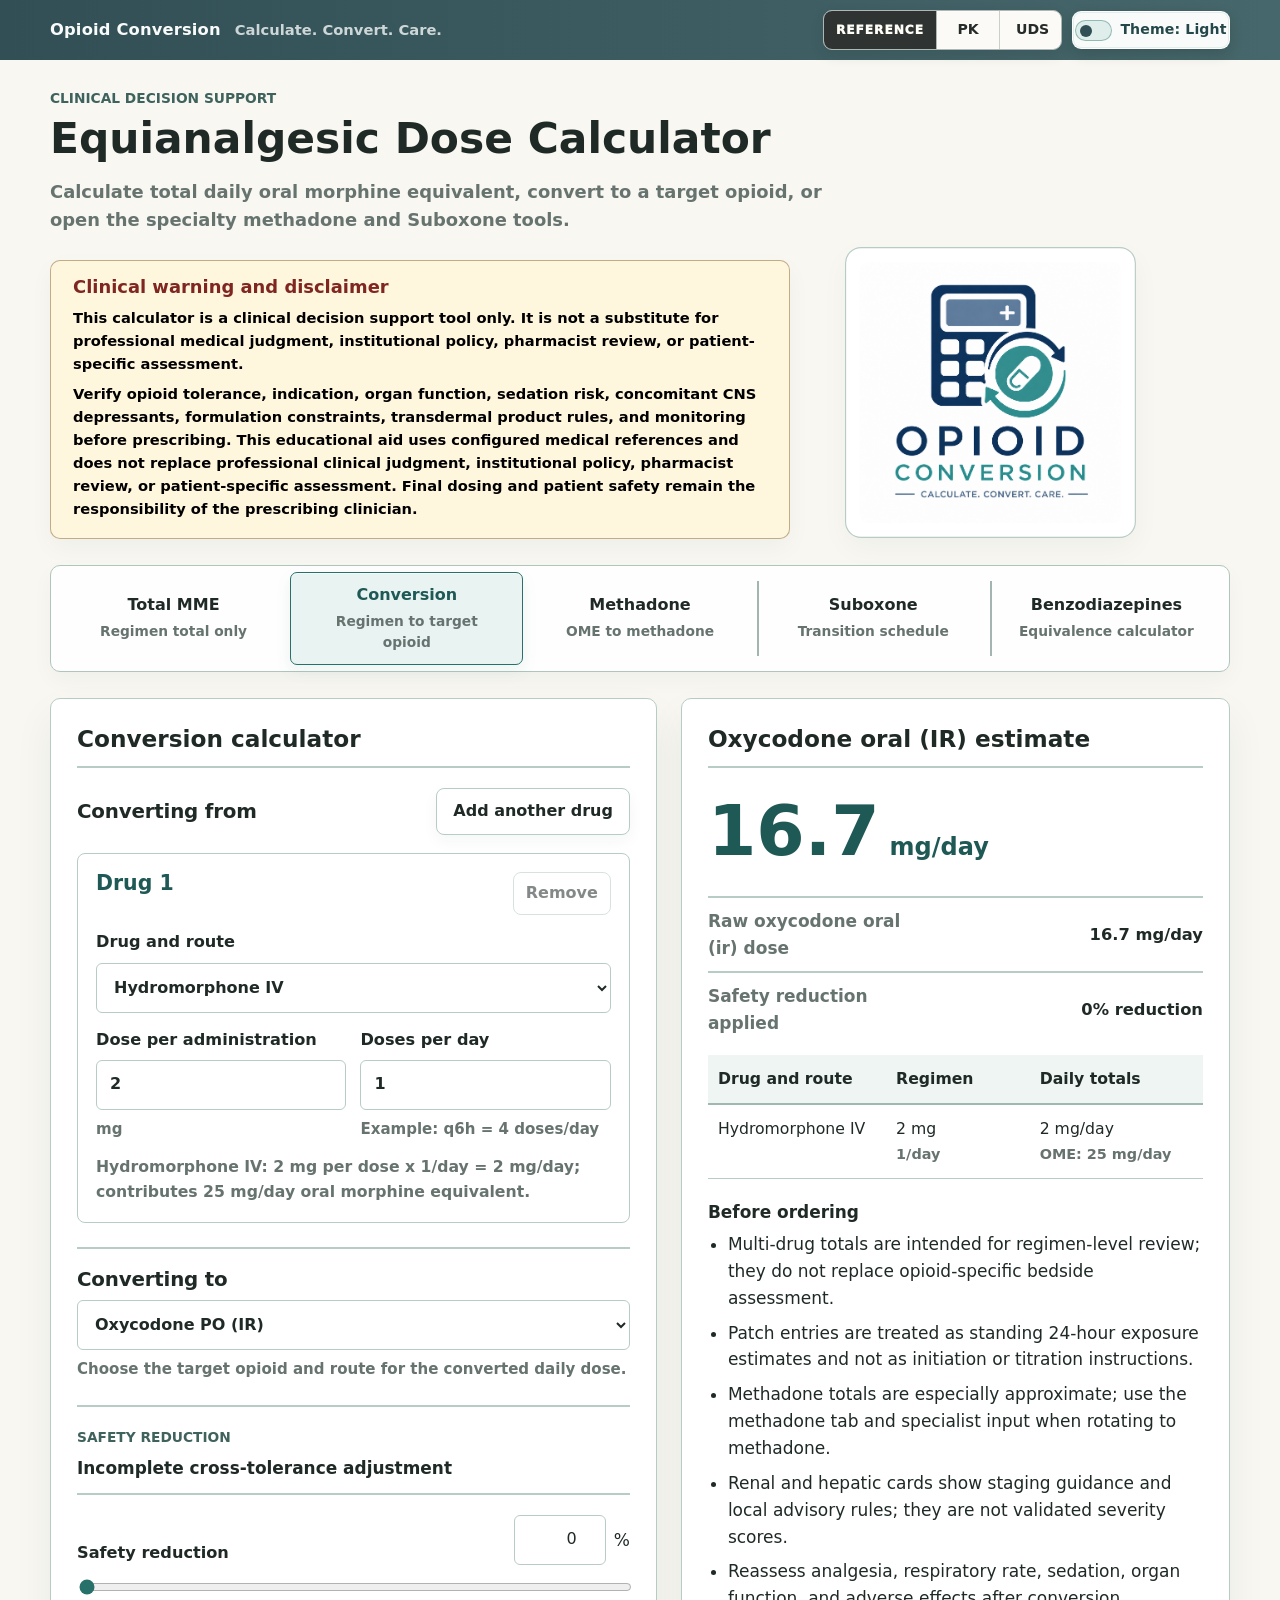
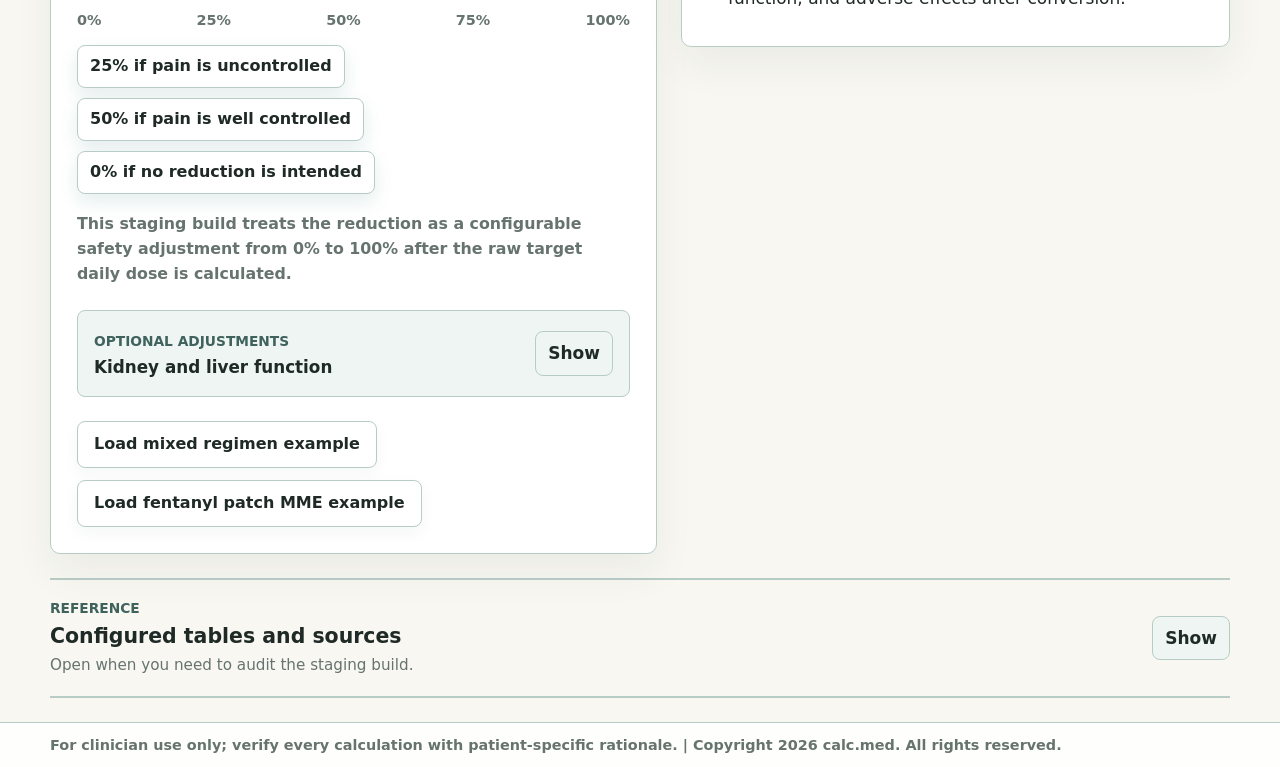
<file: index.html>
<!doctype html>
<html lang="en">
  <head>
    <meta charset="utf-8" />
    <meta name="viewport" content="width=device-width, initial-scale=1" />
    <meta
      name="description"
      content="A static equianalgesic opioid dose conversion calculator for clinical decision support."
    />
    <meta name="robots" content="noindex, nofollow" />
    <title>Equianalgesic Dose Calculator | Staging</title>
    <link rel="icon" href="favicon.svg?v=20260520-staging" type="image/svg+xml" />
    <script>
      (() => {
        try {
          const storedTheme = localStorage.getItem("opioid-conversion-theme");
          const theme = storedTheme || "light";
          document.documentElement.dataset.theme = theme;
        } catch {
          document.documentElement.dataset.theme = "light";
        }
      })();
    </script>
    <link rel="stylesheet" href="styles.css?v=20260523-uds-workflow-redesign" />
    <link rel="stylesheet" href="uds-tool.css?v=20260524-uds-order-review" />
    <link rel="stylesheet" href="uds-workflow-guide.css?v=20260524-uds-guide-rebuild" />
  </head>
  <body>
    <div class="environment-banner">
      <div class="utility-bar-content">
        <div class="utility-brand" aria-label="Opioid Conversion">
          <strong>Opioid Conversion</strong>
          <span>Calculate. Convert. Care.</span>
        </div>
        <div class="utility-actions">
          <div class="reference-control-group" aria-label="Clinical references">
            <span class="reference-control-label">Reference</span>
            <button
              aria-controls="pharmacokineticsModal"
              aria-expanded="false"
              class="topbar-reference-button"
              id="pharmacokineticsOpenButton"
              type="button"
            >
              PK
            </button>
            <button
              aria-controls="udsModal"
              aria-expanded="false"
              class="topbar-reference-button"
              id="udsOpenButton"
              type="button"
            >
              UDS
            </button>
          </div>
          <button
            aria-pressed="false"
            class="theme-toggle"
            id="themeToggle"
            type="button"
          >
            <span class="theme-toggle-track" aria-hidden="true">
              <span class="theme-toggle-thumb"></span>
            </span>
            <span id="themeToggleLabel">Theme: Light</span>
          </button>
        </div>
      </div>
    </div>
    <header class="site-header">
      <section class="intro-layout" aria-label="Safety warning and site logo">
        <div class="hero-copy-stack">
          <div class="header-copy">
            <p class="eyebrow">Clinical decision support</p>
            <h1>Equianalgesic Dose Calculator</h1>
            <p>
              Calculate total daily oral morphine equivalent, convert to a target
              opioid, or open the specialty methadone and Suboxone tools.
            </p>
          </div>
          <section class="safety-banner" aria-label="Clinical warning and disclaimer">
            <div>
              <strong>Clinical warning and disclaimer</strong>
              <p>
                This calculator is a clinical decision support tool only. It is not
                a substitute for professional medical judgment, institutional policy,
                pharmacist review, or patient-specific assessment.
              </p>
              <p>
                Verify opioid tolerance, indication, organ function, sedation risk,
                concomitant CNS depressants, formulation constraints, transdermal
                product rules, and monitoring before prescribing. This educational
                aid uses configured medical references and does not replace
                professional clinical judgment, institutional policy, pharmacist
                review, or patient-specific assessment. Final dosing and patient
                safety remain the responsibility of the prescribing clinician.
              </p>
            </div>
          </section>
        </div>
        <div class="brand-logo-card" aria-label="Opioid Conversion logo">
          <img
            src="OpioidConversionSite.png"
            alt="Opioid Conversion"
            width="1254"
            height="1254"
          />
        </div>
      </section>
    </header>

    <main>
      <nav
        aria-label="Calculator sections"
        aria-orientation="horizontal"
        class="calculator-tabs"
        role="tablist"
      >
        <button
          aria-controls="mainCalculatorSection"
          aria-selected="false"
          class="calculator-tab"
          data-calculator-tab="mme"
          id="calculatorTabMme"
          role="tab"
          tabindex="-1"
          type="button"
        >
          <span>Total MME</span>
          <small>Regimen total only</small>
        </button>
        <button
          aria-controls="mainCalculatorSection"
          aria-selected="true"
          class="calculator-tab is-active"
          data-calculator-tab="convert"
          id="calculatorTabConvert"
          role="tab"
          tabindex="0"
          type="button"
        >
          <span>Conversion</span>
          <small>Regimen to target opioid</small>
        </button>
        <button
          aria-controls="methadonePanel"
          aria-selected="false"
          class="calculator-tab"
          data-calculator-tab="methadone"
          id="calculatorTabMethadone"
          role="tab"
          tabindex="-1"
          type="button"
        >
          <span>Methadone</span>
          <small>OME to methadone</small>
        </button>
        <button
          aria-controls="buprenorphinePanel"
          aria-selected="false"
          class="calculator-tab"
          data-calculator-tab="buprenorphine"
          id="calculatorTabBuprenorphine"
          role="tab"
          tabindex="-1"
          type="button"
        >
          <span>Suboxone</span>
          <small>Transition schedule</small>
        </button>
        <button
          aria-controls="benzoPanel"
          aria-selected="false"
          class="calculator-tab"
          data-calculator-tab="benzo"
          id="calculatorTabBenzo"
          role="tab"
          tabindex="-1"
          type="button"
        >
          <span>Benzodiazepines</span>
          <small>Equivalence calculator</small>
        </button>
      </nav>

      <section
        class="calculator-layout"
        id="mainCalculatorSection"
        aria-label="MME and dose conversion tools"
        aria-labelledby="calculatorTabConvert"
        role="tabpanel"
      >
        <form class="calculator-panel" id="calculatorForm">
          <div class="section-heading">
            <h2 id="mainCalculatorHeading">Conversion calculator</h2>
          </div>

          <input id="calculationMode" name="calculationMode" type="hidden" value="convert" />

          <section class="subsection" aria-label="Regimen entries">
            <div class="subsection-header">
              <div>
                <h3 class="conversion-field-title" id="regimenBuilderHeading">Converting from</h3>
              </div>
              <button
                class="secondary-button"
                id="addRegimenEntryButton"
                type="button"
              >
                Add another drug
              </button>
            </div>
            <div class="regimen-entries" id="regimenEntries"></div>
          </section>

          <div class="field-grid compact-grid target-field" id="targetField">
            <label for="targetDrug">
              <span class="conversion-field-title">Converting to</span>
              <select id="targetDrug" name="targetDrug"></select>
              <span class="field-hint top-grid-note">
                Choose the target opioid and route for the converted daily dose.
              </span>
            </label>
          </div>

          <section class="subsection" aria-label="Safety reduction" id="reductionField">
            <div class="section-heading subsection-heading">
              <p class="eyebrow">Safety reduction</p>
              <h3>Incomplete cross-tolerance adjustment</h3>
            </div>

            <div class="slider-group">
              <div class="slider-header">
                <label for="reductionRange">Safety reduction</label>
                <div class="percent-input">
                  <input
                    id="reductionNumber"
                    name="reductionNumber"
                    type="number"
                    min="0"
                    max="100"
                    step="1"
                    value="0"
                  />
                  <span>%</span>
                </div>
              </div>
              <input
                id="reductionRange"
                name="reductionRange"
                type="range"
                min="0"
                max="100"
                step="1"
                value="0"
              />
              <div class="range-labels" aria-hidden="true">
                <span>0%</span>
                <span>25%</span>
                <span>50%</span>
                <span>75%</span>
                <span>100%</span>
              </div>
            </div>

            <div class="quick-actions" aria-label="Suggested safety reduction presets">
              <button
                class="tag-button"
                data-reduction-quickset="25"
                type="button"
              >
                25% if pain is uncontrolled
              </button>
              <button
                class="tag-button"
                data-reduction-quickset="50"
                type="button"
              >
                50% if pain is well controlled
              </button>
              <button
                class="tag-button"
                data-reduction-quickset="0"
                type="button"
              >
                0% if no reduction is intended
              </button>
            </div>

            <p class="basis-note">
              This staging build treats the reduction as a configurable safety
              adjustment from 0% to 100% after the raw target daily dose is
              calculated.
            </p>
          </section>

          <details class="organ-context">
            <summary>
              <span>
                <span class="eyebrow">Optional adjustments</span>
                <strong>Kidney and liver function</strong>
              </span>
              <span class="summary-action" aria-hidden="true"></span>
            </summary>

            <section class="context-grid" aria-label="Renal and hepatic context">
              <section class="context-card" aria-label="Renal context">
                <div class="subsection-header">
                  <div>
                    <p class="eyebrow">Renal</p>
                    <h3>Kidney function context</h3>
                  </div>
                </div>

                <div class="field-grid">
                  <label for="egfrInput">
                    eGFR
                    <input
                      id="egfrInput"
                      name="egfrInput"
                      type="number"
                      min="0"
                      step="1"
                      inputmode="decimal"
                      placeholder="Enter mL/min"
                    />
                    <span class="field-hint">mL/min</span>
                  </label>

                  <label for="painControl">
                    Pain control context
                    <select id="painControl" name="painControl">
                      <option value="uncontrolled">Uncontrolled pain</option>
                      <option value="controlled">Well controlled pain</option>
                    </select>
                  </label>
                </div>

                <p class="context-summary note-box" id="renalBandNote">
                  Enter eGFR to apply the staging renal guidance bands.
                </p>
              </section>

              <section class="context-card" aria-label="Hepatic context">
                <div class="subsection-header">
                  <div>
                    <p class="eyebrow">Hepatic</p>
                    <h3>Liver function context</h3>
                  </div>
                </div>

                <div class="field-grid">
                  <label for="hepaticSeverity">
                    Hepatic impairment class
                    <select id="hepaticSeverity" name="hepaticSeverity">
                      <option value="none">No class selected</option>
                      <option value="mild">Mild</option>
                      <option value="moderate">Moderate</option>
                      <option value="severe">Severe</option>
                    </select>
                    <span class="field-hint">
                      Select based on clinical judgment after reviewing AST/ALT,
                      bilirubin, INR, ammonia, platelets, albumin, and the
                      bedside picture.
                    </span>
                  </label>
                </div>
              </section>
            </section>
          </details>

          <div class="button-row">
            <button class="secondary-button" type="button" id="exampleButton">
              Load mixed regimen example
            </button>
            <button class="secondary-button" type="button" id="mmeExampleButton">
              Load fentanyl patch MME example
            </button>
          </div>
        </form>

        <section class="result-panel" aria-live="polite" aria-atomic="true">
          <div class="section-heading">
            <h2 id="resultTitle">Oxycodone oral estimate</h2>
          </div>

          <div class="dose-result">
            <span id="finalDose">20</span>
            <span id="finalUnit">mg/day</span>
          </div>
          <div class="secondary-dose-card is-hidden" id="methadoneConservativeMme">
            <span class="summary-label">Conservative oral methadone assessment</span>
            <div class="dose-result secondary-dose-result">
              <span id="methadoneConservativeMmeDose">0</span>
              <span id="methadoneConservativeMmeUnit">mg MME/day</span>
            </div>
            <p>Uses a 3.0 multiplier for oral methadone only.</p>
          </div>

          <dl class="calculation-steps" data-conversion-output>
            <div>
              <dt id="targetStepLabel">Raw oxycodone oral dose</dt>
              <dd id="rawTargetDose">20 mg/day</dd>
            </div>
            <div id="reductionStep">
              <dt>Safety reduction applied</dt>
              <dd id="reductionApplied">0% reduction</dd>
            </div>
            <div class="wrap-step" id="renalAdjustmentStep">
              <dt>Renal-adjusted target</dt>
              <dd id="renalAdjustedDose">Not applied</dd>
            </div>
            <div class="wrap-step" id="hepaticAdjustmentStep">
              <dt>Hepatic-adjusted target</dt>
              <dd id="hepaticAdjustedDose">Not applied</dd>
            </div>
            <div class="wrap-step" id="organGuidanceStep">
              <dt>Organ guidance summary</dt>
              <dd id="organGuidanceSummary">No renal or hepatic class selected</dd>
            </div>
          </dl>

          <div
            class="advisory-grid"
            data-conversion-output
            data-organ-advice
            aria-label="Organ adjustment advice"
          >
            <section class="advisory-card" id="renalAdviceCard">
              <span class="summary-label">Renal advice</span>
              <h3 id="renalAdviceTitle">No renal band selected</h3>
              <p id="renalAdviceBody">
                Enter eGFR to turn on the staging renal adjustment guidance.
              </p>
            </section>

            <section class="advisory-card" id="hepaticAdviceCard">
              <span class="summary-label">Hepatic advice</span>
              <h3 id="hepaticAdviceTitle">No hepatic class selected</h3>
              <p id="hepaticAdviceBody">
                Select mild, moderate, or severe hepatic impairment to show the
                configured liver dosing guidance for the target opioid.
              </p>
            </section>
          </div>

          <div class="table-wrap regimen-table-wrap" data-conversion-output>
            <table class="regimen-table">
              <thead>
                <tr>
                  <th scope="col">Drug and route</th>
                  <th scope="col">Regimen</th>
                  <th scope="col">Daily totals</th>
                </tr>
              </thead>
              <tbody id="regimenSummaryTable"></tbody>
            </table>
          </div>

          <div class="clinical-notes" data-conversion-output>
            <h3>Before ordering</h3>
            <ul>
              <li>Multi-drug totals are intended for regimen-level review; they do not replace opioid-specific bedside assessment.</li>
              <li>Patch entries are treated as standing 24-hour exposure estimates and not as initiation or titration instructions.</li>
              <li>Methadone totals are especially approximate; use the methadone tab and specialist input when rotating to methadone.</li>
              <li>Renal and hepatic cards show staging guidance and local advisory rules; they are not validated severity scores.</li>
              <li>Reassess analgesia, respiratory rate, sedation, organ function, and adverse effects after conversion.</li>
            </ul>
          </div>
        </section>
      </section>

      <section
        class="specialty-section is-hidden"
        hidden
        id="specialtyCalculatorSection"
        aria-label="Methadone and Suboxone calculators"
      >
        <section
          aria-labelledby="calculatorTabMethadone"
          class="methadone-layout specialty-tool-panel"
          data-specialty-panel="methadone"
          hidden
          id="methadonePanel"
          role="tabpanel"
        >
          <form class="calculator-panel" id="methadoneForm">
            <div class="section-heading">
              <p class="eyebrow">Methadone</p>
              <h2>Oral morphine to methadone</h2>
            </div>

            <div class="field-grid">
              <label for="methadoneMorphineDose">
                24-hour oral morphine equivalent
                <input
                  id="methadoneMorphineDose"
                  name="methadoneMorphineDose"
                  type="number"
                  min="0"
                  step="1"
                  inputmode="decimal"
                  value="100"
                  required
                />
                <span class="field-hint">mg/day OME</span>
              </label>

              <label for="methadoneRoute">
                Target methadone route
                <select id="methadoneRoute" name="methadoneRoute">
                  <option value="oral">Oral methadone</option>
                  <option value="iv">IV methadone</option>
                </select>
                <span class="field-hint">
                  IV methadone is calculated as 50% of the oral methadone estimate.
                </span>
              </label>

              <div class="slider-group">
                <div class="slider-header">
                  <label for="methadoneReductionRange">Methadone safety reduction</label>
                  <div class="percent-input">
                    <input
                      id="methadoneReductionNumber"
                      name="methadoneReductionNumber"
                      type="number"
                      min="0"
                      max="90"
                      step="1"
                      value="0"
                    />
                    <span>%</span>
                  </div>
                </div>
                <input
                  id="methadoneReductionRange"
                  name="methadoneReductionRange"
                  type="range"
                  min="0"
                  max="90"
                  step="1"
                  value="0"
                />
                <div class="range-labels" aria-hidden="true">
                  <span>0%</span>
                  <span>30%</span>
                  <span>60%</span>
                  <span>90%</span>
                </div>
              </div>
            </div>

            <p class="basis-note">
              Use a verified 24-hour oral morphine equivalent total. This is not
              for methadone initiation in opioid use disorder or for opioid-naive
              patients.
            </p>
          </form>

          <section class="result-panel" aria-live="polite" aria-atomic="true">
            <div class="section-heading">
              <p class="eyebrow">Methadone result</p>
              <h2>Conservative starting estimate</h2>
            </div>

            <div class="dose-result">
              <span id="methadoneFinalDose">12.5</span>
              <span id="methadoneFinalUnit">mg/day</span>
            </div>

            <dl class="calculation-steps">
              <div>
                <dt>Morphine:methadone ratio</dt>
                <dd id="methadoneRatio">8:1</dd>
              </div>
              <div>
                <dt>Raw oral methadone</dt>
                <dd id="methadoneRawDose">12.5 mg/day</dd>
              </div>
              <div>
                <dt>Route adjustment</dt>
                <dd id="methadoneRouteAdjustment">Oral route</dd>
              </div>
              <div>
                <dt>Reduction applied</dt>
                <dd id="methadoneReductionApplied">0% reduction</dd>
              </div>
              <div>
                <dt>If divided q8h</dt>
                <dd id="methadoneQ8Dose">4.17 mg/dose</dd>
              </div>
              <div>
                <dt>If divided q12h</dt>
                <dd id="methadoneQ12Dose">6.25 mg/dose</dd>
              </div>
            </dl>

            <div class="clinical-notes">
              <h3>Methadone cautions</h3>
              <ul>
                <li>Use only with clinician experience or pain/palliative specialist input.</li>
                <li>Methadone requires slow titration to the intended dose due to its long and variable half-life and risk of accumulation; if you are not comfortable or experienced with methadone, please consult a pain or palliative care specialist.</li>
                <li>Account for long and variable half-life, delayed toxicity, QTc risk, CYP interactions, and renal/hepatic context.</li>
                <li>No automatic rounding to tablet or liquid formulation is performed.</li>
              </ul>
            </div>
          </section>
        </section>

        <section
          aria-labelledby="calculatorTabBuprenorphine"
          class="buprenorphine-layout specialty-tool-panel is-hidden"
          data-specialty-panel="buprenorphine"
          hidden
          id="buprenorphinePanel"
          role="tabpanel"
        >
          <form class="calculator-panel" id="buprenorphineForm">
            <div class="section-heading">
              <p class="eyebrow">Suboxone / buprenorphine</p>
              <h2>MEDD-based transition schedule</h2>
            </div>

            <div class="field-grid">
              <label for="buprenorphineMeddRange">
                Current MEDD range
                <select id="buprenorphineMeddRange" name="buprenorphineMeddRange"></select>
                <span class="field-hint">
                  Choose the current MEDD range; product details appear in the output.
                </span>
              </label>
            </div>

            <p class="basis-note">
              Select the current MEDD range to view the corresponding
              transition schedule. Stabilize earlier if pain and
              withdrawal are controlled.
            </p>
          </form>

          <section class="result-panel" aria-live="polite" aria-atomic="true">
            <div class="section-heading">
              <p class="eyebrow">Schedule</p>
              <h2 id="buprenorphineResultTitle">30-59 mg MEDD</h2>
            </div>

            <div class="schedule-summary">
              <div>
                <span class="summary-label">Product</span>
                <strong id="buprenorphineProduct">Belbuca (buprenorphine buccal film)</strong>
              </div>
              <div>
                <span class="summary-label">Full agonist plan</span>
                <strong id="buprenorphineContinueSummary">
                  Continue full agonist opioids while titrating.
                </strong>
              </div>
              <div>
                <span class="summary-label">Stop point</span>
                <strong id="buprenorphineStopSummary">Stop full agonist opioids.</strong>
              </div>
              <div>
                <span class="summary-label">Buprenorphine endpoint</span>
                <strong id="buprenorphineEndpoint">450 mcg BID (900 mcg TDD)</strong>
              </div>
            </div>

            <div class="table-wrap schedule-table-wrap">
              <table class="schedule-table">
                <thead>
                  <tr>
                    <th scope="col">Day</th>
                    <th scope="col">Full agonist</th>
                    <th scope="col">Buprenorphine</th>
                  </tr>
                </thead>
                <tbody id="buprenorphineScheduleTable"></tbody>
              </table>
            </div>

            <div class="clinical-notes">
              <h3>Buprenorphine transition cautions</h3>
              <ul>
                <li>Confirm the MEDD range, diagnosis, formulation access, and payer constraints before using this schedule.</li>
                <li>Belbuca and Suboxone both contain buprenorphine, but they are different formulations with different dose units and administration routes.</li>
                <li>Monitor for withdrawal, oversedation, respiratory depression, worsening pain, and adherence during cross-titration.</li>
                <li>For MEDD above 300 mg/day or unstable patients, consult pain, palliative care, or addiction medicine.</li>
              </ul>
            </div>
          </section>
        </section>

        <section
          aria-labelledby="calculatorTabBenzo"
          class="benzo-layout specialty-tool-panel is-hidden"
          data-specialty-panel="benzo"
          hidden
          id="benzoPanel"
          role="tabpanel"
        >
          <form class="calculator-panel" id="benzoForm">
            <div class="section-heading">
              <p class="eyebrow">Benzodiazepines</p>
              <h2>GABA-A equivalence calculator</h2>
            </div>

            <div class="field-grid">
              <label for="benzoSourceDrug">
                Source Benzodiazepine
                <select id="benzoSourceDrug" name="benzoSourceDrug">
                </select>
                <span class="field-hint">
                  Select the source benzodiazepine to convert from.
                </span>
              </label>

              <label for="benzoSourceDose">
                Total daily dose
                <input
                  id="benzoSourceDose"
                  name="benzoSourceDose"
                  type="number"
                  min="0"
                  step="0.1"
                  inputmode="decimal"
                  value="1"
                  required
                />
                <span class="field-hint" id="benzoSourceUnit">mg/day</span>
              </label>

              <label for="benzoTargetDrug">
                Target Benzodiazepine
                <select id="benzoTargetDrug" name="benzoTargetDrug">
                </select>
                <span class="field-hint">
                  Select the target benzodiazepine to convert to.
                </span>
              </label>

              <div class="slider-group">
                <div class="slider-header">
                  <label for="benzoReductionRange">Safety reduction</label>
                  <div class="percent-input">
                    <input
                      id="benzoReductionNumber"
                      name="benzoReductionNumber"
                      type="number"
                      min="0"
                      max="50"
                      step="1"
                      value="0"
                    />
                    <span>%</span>
                  </div>
                </div>
                <input
                  id="benzoReductionRange"
                  name="benzoReductionRange"
                  type="range"
                  min="0"
                  max="50"
                  step="1"
                  value="0"
                />
                <div class="range-labels" aria-hidden="true">
                  <span>0%</span>
                  <span>10%</span>
                  <span>25%</span>
                  <span>50%</span>
                </div>
              </div>
            </div>

            <p class="basis-note">
              Calculates equivalents using Diazepam 10 mg as the standard base reference.
            </p>
          </form>

          <section class="result-panel" aria-live="polite" aria-atomic="true">
            <div class="section-heading">
              <p class="eyebrow">Benzodiazepine result</p>
              <h2>Equivalent starting estimate</h2>
            </div>

            <div class="dose-result">
              <span id="benzoFinalDose">0</span>
              <span id="benzoFinalUnit">mg/day</span>
            </div>

            <dl class="calculation-steps">
              <div>
                <dt>Source Diazepam equivalent (unreduced)</dt>
                <dd id="benzoRawDiazepamEquiv">0 mg Diazepam/day</dd>
              </div>
              <div>
                <dt>Reduced Diazepam equivalent</dt>
                <dd id="benzoReducedDiazepamEquiv">0 mg Diazepam/day</dd>
              </div>
              <div>
                <dt>Safety reduction applied</dt>
                <dd id="benzoReductionApplied">0% reduction</dd>
              </div>
            </dl>

            <div class="clinical-notes">
              <h3 style="color: var(--danger, #7f2620);">CRITICAL CLINICAL CAUTIONS</h3>
              <ul>
                <li style="font-weight: bold;">NEVER abruptly discontinue benzodiazepines. Abrupt cessation carries a high risk of severe withdrawal symptoms, including life-threatening seizures, delirium, and severe autonomic instability. Always use a gradual, clinical taper.</li>
                <li>Combining Benzodiazepines with Opioids dramatically increases the risk of profound sedation, respiratory depression, coma, and death. Use extreme caution when co-prescribing.</li>
                <li>Midazolam (Versed) is included because it is commonly used in ICU settings; oral and IV midazolam are not 1:1.</li>
                <li>Clonazepam, alprazolam, chlordiazepoxide, and oxazepam are shown as oral-only options because they do not have routine IV formulations.</li>
                <li>Equivalent doses are approximate. Patient-specific factors such as half-life (e.g., active metabolites in diazepam/chlordiazepoxide vs. short-acting alprazolam/triazolam), age, and liver function heavily influence clinical effects.</li>
                <li>Start conservatively and titrate based on individual clinical response and tolerability.</li>
              </ul>
            </div>
          </section>
        </section>
      </section>

      <details class="compact-section" aria-label="Conversion reference">
        <summary>
          <span class="compact-title">
            <span class="eyebrow">Reference</span>
            <strong>Configured tables and sources</strong>
            <span>Open when you need to audit the staging build.</span>
          </span>
          <span class="summary-action" aria-hidden="true"></span>
        </summary>

        <section class="reference-section compact-section-body">
          <div class="section-heading">
            <p class="eyebrow">Reference</p>
            <h2>Configured equianalgesic values used</h2>
          </div>

          <div class="table-wrap">
            <table>
              <thead>
                <tr>
                  <th scope="col">Medication</th>
                  <th scope="col">Route</th>
                  <th scope="col">Reference dose</th>
                  <th scope="col">Oral morphine equivalent</th>
                  <th scope="col">Use</th>
                </tr>
              </thead>
              <tbody id="referenceTable"></tbody>
            </table>
          </div>

          <p class="reference-copy">
            This staging build uses a configured hybrid table: current local
            morphine and hydromorphone relationships are preserved, while
            hydrocodone, codeine, oral methadone, and expanded fentanyl patch
            entries are updated to the requested staging values.
          </p>

          <div class="section-heading methadone-reference-heading">
            <p class="eyebrow">Hepatic</p>
            <h2>Configured hepatic adjustment guide</h2>
          </div>
          <div class="table-wrap">
            <table>
              <thead>
                <tr>
                  <th scope="col">Medication</th>
                  <th scope="col">Mild</th>
                  <th scope="col">Moderate</th>
                  <th scope="col">Severe</th>
                </tr>
              </thead>
              <tbody id="hepaticGuidanceTable"></tbody>
            </table>
          </div>

          <p class="reference-copy">
            Renal logic configured in this staging build: eGFR above 50 mL/min
            uses no automatic reduction; eGFR 30-50 mL/min applies a 25%
            reduction for uncontrolled pain or 50% for well controlled pain to
            morphine, codeine, and meperidine; eGFR below 30 mL/min marks
            morphine, codeine, and meperidine as avoid and highlights oxycodone
            or hydromorphone as moderate-kidney-effect alternatives and
            methadone, fentanyl, or buprenorphine as minimal-kidney-effect
            alternatives.
          </p>

          <div class="section-heading methadone-reference-heading">
            <p class="eyebrow">Sources</p>
            <h2>References used to build this staging table</h2>
          </div>
          <div class="table-wrap">
            <table class="source-table">
              <thead>
                <tr>
                  <th scope="col">Source</th>
                  <th scope="col">How it is used here</th>
                  <th scope="col">Link</th>
                </tr>
              </thead>
              <tbody id="sourceTable"></tbody>
            </table>
          </div>
        </section>
      </details>

    </main>

    <footer>
      <p class="footer-content">
        For clinician use only; verify every calculation with patient-specific
        rationale. <span aria-hidden="true">|</span>
        Copyright 2026 calc.med. All rights reserved.
      </p>
    </footer>

    <div
      aria-labelledby="pharmacokineticsModalTitle"
      aria-modal="true"
      class="reference-modal is-hidden"
      id="pharmacokineticsModal"
      role="dialog"
    >
      <div class="reference-dialog">
        <div class="reference-modal-header">
          <div>
            <p class="eyebrow">Pharmacokinetics</p>
            <h2 id="pharmacokineticsModalTitle">Pharmacokinetics reference</h2>
            <p>
              Visual profile graphs, timing behavior, metabolism, and source notes.
            </p>
          </div>
          <button
            class="secondary-button modal-close-button"
            id="pharmacokineticsCloseButton"
            type="button"
          >
            Close
          </button>
        </div>

        <div class="reference-modal-body">
          <section class="pk-reference-block">
            <div class="section-heading">
              <p class="eyebrow">Graphs</p>
              <h3>Normalized pharmacokinetic profiles</h3>
            </div>
            <p class="reference-copy">
              Graphs are simplified, normalized visual aids based on listed timing
              and half-life values. They are intended to characterize relative onset,
              peak, and offset behavior, not predict patient-specific concentrations.
            </p>
            <div class="pk-interactive-layout">
              <div class="pk-graph-grid" id="pharmacokineticsGraphGrid"></div>
              <section
                aria-live="polite"
                class="pk-selected-detail"
                id="pharmacokineticsSelectedDetail"
              ></section>
            </div>
          </section>

          <details class="pk-comparison-details">
            <summary>
              <span>
                <span class="eyebrow">Audit table</span>
                <strong>Compare all route behavior rows</strong>
                <span>Optional full table for side-by-side source review.</span>
              </span>
              <span class="summary-action" aria-hidden="true"></span>
            </summary>

            <div class="pk-comparison-body">
              <p class="reference-copy">
                Values are approximate label- or reference-derived pharmacokinetic
                summaries and should be reconciled with patient-specific organ
                function, formulation, interacting medications, and institutional policy.
              </p>

              <div class="table-wrap pharmacokinetics-table-wrap">
                <table class="pharmacokinetics-table">
                  <thead>
                    <tr>
                      <th scope="col">Medication / route</th>
                      <th scope="col">Timing</th>
                      <th scope="col">Half-life / offset</th>
                      <th scope="col">Metabolism / elimination</th>
                      <th scope="col">Behavior notes</th>
                      <th scope="col">Source</th>
                    </tr>
                  </thead>
                  <tbody id="pharmacokineticsTable"></tbody>
                </table>
              </div>
            </div>
          </details>

          <div class="clinical-notes pharmacokinetics-notes">
            <h3>Reference notes</h3>
            <ul>
              <li>Methadone IV is intentionally omitted from this table for a separate, more detailed review due to highly variable and nonlinear pharmacokinetics. Methadone PO is included in this reference to detail its highly variable half-life, multi-receptor mechanism, and high accumulation risks. Use extreme caution when titrating.</li>
              <li>Codeine IV is included as a requested caution row. The accessible injection reference located for this pass is intramuscular-only, so IV use should not be inferred from that product reference.</li>
            </ul>
          </div>
        </div>
      </div>
    </div>

    <section
      aria-labelledby="udsModalTitle"
      class="uds-screen is-hidden"
      id="udsModal"
    >
      <div class="uds-screen-shell">
        <div class="uds-screen-header">
          <button
            class="secondary-button uds-back-button"
            id="udsCloseButton"
            type="button"
          >
            Back
          </button>
          <div>
            <p class="eyebrow">Clinical reference</p>
            <h2 id="udsModalTitle">Urine Drug Screen (UDS) reference</h2>
            <p>
              Detection windows, expected metabolites, immunoassay limitations,
              false-positive patterns, and interpretation rules.
            </p>
          </div>
          <button
            aria-controls="udsValueModal"
            aria-expanded="false"
            class="secondary-button uds-value-button"
            id="udsValueOpenButton"
            type="button"
          >
            Why use this tool?
          </button>
        </div>

        <div class="uds-screen-body uds-modal-body">
          <section class="uds-tool" aria-label="Interactive urine drug screen reference tool">
            <div class="uds-toolbar">
              <div class="uds-search-block">
                <label for="udsSearchInput">Search drug, metabolite, brand, finding, or class</label>
                <div class="uds-search-wrap">
                  <input
                    autocomplete="off"
                    id="udsSearchInput"
                    placeholder="Try Dilaudid, Xanax, EDDP, THC-COOH, benzoylecgonine..."
                    type="search"
                  />
                  <button class="secondary-button uds-search-clear" id="udsSearchClear" type="button">
                    Clear
                  </button>
                  <div class="uds-search-results is-hidden" id="udsSearchResults"></div>
                </div>
              </div>
              <div class="uds-controls">
                <div class="uds-mode-toggle" aria-label="UDS tool mode" role="group">
                  <span class="uds-mode-toggle-label">Mode</span>
                  <button aria-pressed="true" class="is-active" data-uds-mode="lookup" type="button">Lookup</button>
                  <button aria-pressed="false" data-uds-mode="pattern" type="button">Pattern Check</button>
                </div>
                <label class="uds-method-label" for="udsMethodSelect">
                  Method
                  <select id="udsMethodSelect">
                    <option value="any">Any</option>
                    <option value="immunoassay">Immunoassay screen</option>
                    <option value="definitive">Definitive LC/GC-MS</option>
                  </select>
                </label>
                <button class="secondary-button" id="udsStartButton" type="button">Reset view</button>
              </div>
            </div>

            <div class="uds-view" id="udsLookupView">
              <section class="uds-panel uds-focus-panel">
                <div class="uds-panel-head">
                  <div>
                    <p class="eyebrow">Lookup</p>
                    <h3 id="udsLookupTitle">Start with a common item or search</h3>
                  </div>
                  <button class="secondary-button" id="udsCopyLookupButton" type="button">
                    Copy summary
                  </button>
                </div>
                <div id="udsLookupContent"></div>
              </section>

              <aside class="uds-panel uds-relations-panel">
                <div class="uds-panel-head">
                  <div>
                    <p class="eyebrow">Clinical details</p>
                    <h3>UDS interpretation</h3>
                  </div>
                </div>
                <div id="udsRelationsContent"></div>
              </aside>
            </div>

            <div class="uds-view uds-pattern-view is-hidden" id="udsPatternView">
              <section class="uds-panel">
                <div class="uds-panel-head">
                  <div>
                    <p class="eyebrow">UDS reconciliation</p>
                    <h3>Can this UDS result be explained?</h3>
                    <p class="uds-panel-intro">
                      Add report context, expected medications, and detected findings. Use absent findings only when panel coverage is verified.
                    </p>
                  </div>
                  <div class="uds-panel-head-actions">
                    <button
                      aria-controls="udsPatternGuide"
                      aria-expanded="false"
                      class="secondary-button"
                      id="udsPatternGuideButton"
                      type="button"
                    >
                      Quick guide
                    </button>
                    <button class="secondary-button" id="udsCopyPatternButton" type="button">
                      Copy summary
                    </button>
                  </div>
                </div>
                <section class="uds-pattern-guide is-hidden" id="udsPatternGuide">
                  <h4>Why use Pattern Check?</h4>
                  <p>
                    Standard UDS review requires manual cross-checking of the medication list,
                    expected metabolites, assay limits, panel coverage, and unexpected findings.
                    Pattern Check turns that into one reconciliation workflow.
                  </p>
                  <p>
                    Add expected medications first, then detected analytes, then only confirmed
                    tested-absent analytes. The output prioritizes method/panel coverage,
                    medication compatibility, source ambiguity, absent-finding risk, and the next
                    safest review step.
                  </p>
                </section>
                <div class="uds-pattern-grid">
                  <div class="uds-chip-input uds-workflow-step uds-report-context">
                    <div class="uds-step-heading">
                      <span class="uds-step-number">0</span>
                      <label for="udsPanelSelect">Report context</label>
                    </div>
                    <p class="uds-field-help">
                      Panel context controls whether absent findings can be used safely.
                    </p>
                    <label class="uds-field-stack" for="udsPanelSelect">
                      Ordered panel
                      <select id="udsPanelSelect">
                        <option value="unknown_panel">Unknown / report not reviewed</option>
                        <option value="generic_opiate_immunoassay">Generic opiate immunoassay</option>
                        <option value="benzodiazepine_immunoassay_panel">Benzodiazepine immunoassay screen</option>
                        <option value="targeted_definitive_panel">Targeted definitive LC/GC-MS panel</option>
                      </select>
                    </label>
                    <label class="uds-checkbox-row" for="udsPanelCoverageConfirmed">
                      <input id="udsPanelCoverageConfirmed" type="checkbox" />
                      <span>I verified absent analytes were included and reportable.</span>
                    </label>
                  </div>

                  <div class="uds-chip-input uds-workflow-step" data-uds-chip-group="expected">
                    <div class="uds-step-heading">
                      <span class="uds-step-number">1</span>
                      <label for="udsExpectedInput">Expected medications</label>
                    </div>
                    <p class="uds-field-help">What is prescribed, reported, or otherwise expected?</p>
                    <div class="uds-add-row">
                      <input id="udsExpectedInput" autocomplete="off" placeholder="Search expected medication..." type="search" />
                      <button class="secondary-button" data-uds-add="expected" type="button">Add</button>
                    </div>
                    <div class="uds-pattern-picker" id="udsExpectedPicker" role="listbox" aria-label="Expected medication matches"></div>
                    <div class="uds-pattern-selected" id="udsExpectedSelected" aria-live="polite"></div>
                    <div class="uds-pattern-input-feedback is-hidden" id="udsExpectedFeedback" aria-live="polite"></div>
                    <div class="uds-chip-list" id="udsExpectedChips"></div>
                  </div>

                  <div class="uds-chip-input uds-workflow-step" data-uds-chip-group="detected">
                    <div class="uds-step-heading">
                      <span class="uds-step-number">2</span>
                      <label for="udsDetectedInput">Detected on UDS</label>
                    </div>
                    <p class="uds-field-help">What did the report list as present or positive?</p>
                    <div class="uds-add-row">
                      <input id="udsDetectedInput" autocomplete="off" placeholder="Search detected finding..." type="search" />
                      <button class="secondary-button" data-uds-add="detected" type="button">Add</button>
                    </div>
                    <div class="uds-pattern-picker" id="udsDetectedPicker" role="listbox" aria-label="Detected finding matches"></div>
                    <div class="uds-pattern-selected" id="udsDetectedSelected" aria-live="polite"></div>
                    <div class="uds-pattern-input-feedback is-hidden" id="udsDetectedFeedback" aria-live="polite"></div>
                    <div class="uds-chip-list" id="udsDetectedChips"></div>
                  </div>

                  <div class="uds-chip-input uds-workflow-step" data-uds-chip-group="absent">
                    <div class="uds-step-heading">
                      <span class="uds-step-number">3</span>
                      <label for="udsAbsentInput">Tested but absent</label>
                    </div>
                    <p class="uds-field-help">
                      Only add absent findings if the analyte was included in the ordered panel and reported as absent.
                    </p>
                    <label class="uds-field-stack" for="udsAbsentStatus">
                      Absent entry status
                      <select id="udsAbsentStatus">
                        <option value="unknown">Unknown whether tested</option>
                        <option value="not_reported">Not reported / not shown</option>
                        <option value="reported_absent">Reported absent / negative</option>
                      </select>
                    </label>
                    <div class="uds-add-row">
                      <input id="udsAbsentInput" autocomplete="off" placeholder="Search absent finding..." type="search" />
                      <button class="secondary-button" data-uds-add="absent" type="button">Add</button>
                    </div>
                    <div class="uds-pattern-picker" id="udsAbsentPicker" role="listbox" aria-label="Absent finding matches"></div>
                    <div class="uds-pattern-selected" id="udsAbsentSelected" aria-live="polite"></div>
                    <div class="uds-pattern-input-feedback is-hidden" id="udsAbsentFeedback" aria-live="polite"></div>
                    <div class="uds-chip-list" id="udsAbsentChips"></div>
                  </div>
                </div>

                <div class="uds-scenario-panel" id="udsPatternScenarios" aria-label="Common UDS scenarios"></div>

                <div class="uds-pattern-actions">
                  <button class="secondary-button" id="udsClearPatternButton" type="button">Clear pattern</button>
                </div>
              </section>

              <section class="uds-panel">
                <div class="uds-panel-head">
                  <div>
                    <p class="eyebrow">Interpretation</p>
                    <h3>Pattern output</h3>
                  </div>
                </div>
                <div
                  aria-atomic="false"
                  aria-live="polite"
                  id="udsPatternOutput"
                  tabindex="-1"
                ></div>
              </section>
            </div>
          </section>
        </div>
      </div>
    </section>

    <div
      aria-labelledby="udsValueModalTitle"
      aria-modal="true"
      class="reference-modal uds-value-modal is-hidden"
      id="udsValueModal"
      role="dialog"
    >
      <div class="reference-dialog uds-value-dialog">
        <div class="reference-modal-header">
          <div>
            <p class="eyebrow">Workflow value</p>
            <h2 id="udsValueModalTitle">Why use this UDS tool?</h2>
            <p>
              A concise overview of how the tool improves UDS review compared with
              fragmented manual lookup.
            </p>
          </div>
          <button
            class="secondary-button modal-close-button"
            id="udsValueCloseButton"
            type="button"
          >
            Close
          </button>
        </div>

        <div class="reference-modal-body uds-value-body">
          <section class="uds-value-summary-card">
            <h3>Structured workflow instead of fragmented lookup</h3>
            <p>
              This UDS reference and reconciliation tool turns a traditionally
              fragmented review process into a single structured workflow. Instead of
              manually cross-checking medication lists, metabolites, assay limitations,
              panel coverage, detection windows, false-positive risks, and
              confirmatory testing needs across multiple references, clinicians can
              work through one guided interface.
            </p>
          </section>

          <section class="uds-value-grid" aria-label="UDS tool benefits">
            <article>
              <h3>Faster clinical answers</h3>
              <p>
                Lookup answers focused questions such as whether fentanyl appears on a
                routine opiate screen, whether 7-aminoclonazepam supports clonazepam
                exposure, or why hydromorphone may appear with hydrocodone.
              </p>
            </article>
            <article>
              <h3>Real report reconciliation</h3>
              <p>
                Pattern Check lets the user enter expected medications, detected
                findings, and only confirmed tested-absent analytes, then organizes the
                output around method/panel coverage, compatibility, source ambiguity,
                absent-finding risk, and next steps.
              </p>
            </article>
            <article>
              <h3>Fewer missed pitfalls</h3>
              <p>
                The tool highlights when a finding is compatible, unexpected,
                assay-dependent, panel-dependent, or not source-specific by itself.
                This is especially useful for shared metabolites such as
                hydromorphone, oxymorphone, morphine, oxazepam, temazepam, and
                nordiazepam.
              </p>
            </article>
            <article>
              <h3>Cleaner documentation</h3>
              <p>
                Copyable summaries support faster chart review, pharmacist review,
                consult notes, and communication around unexpected positives,
                unexpected negatives, and metabolite ambiguity.
              </p>
            </article>
          </section>

          <section class="uds-value-impact">
            <h3>Workflow impact</h3>
            <p>
              The practical impact is less time spent searching separate references,
              more consistent interpretation between reviewers, more cautious handling
              of presumptive immunoassay results, and clearer identification of when
              definitive testing or lab consultation is appropriate. The tool helps
              reduce premature conclusions about adherence, misuse, diversion, timing,
              or impairment when the urine result alone cannot support those
              conclusions.
            </p>
          </section>
        </div>
      </div>
    </div>

    <script src="script.js?v=20260522-uds-value"></script>
    <script src="uds-tool.js?v=20260524-uds-order-review"></script>
    <script src="uds-workflow-guide.js?v=20260524-uds-guide-rebuild"></script>
  </body>
</html>
</file>
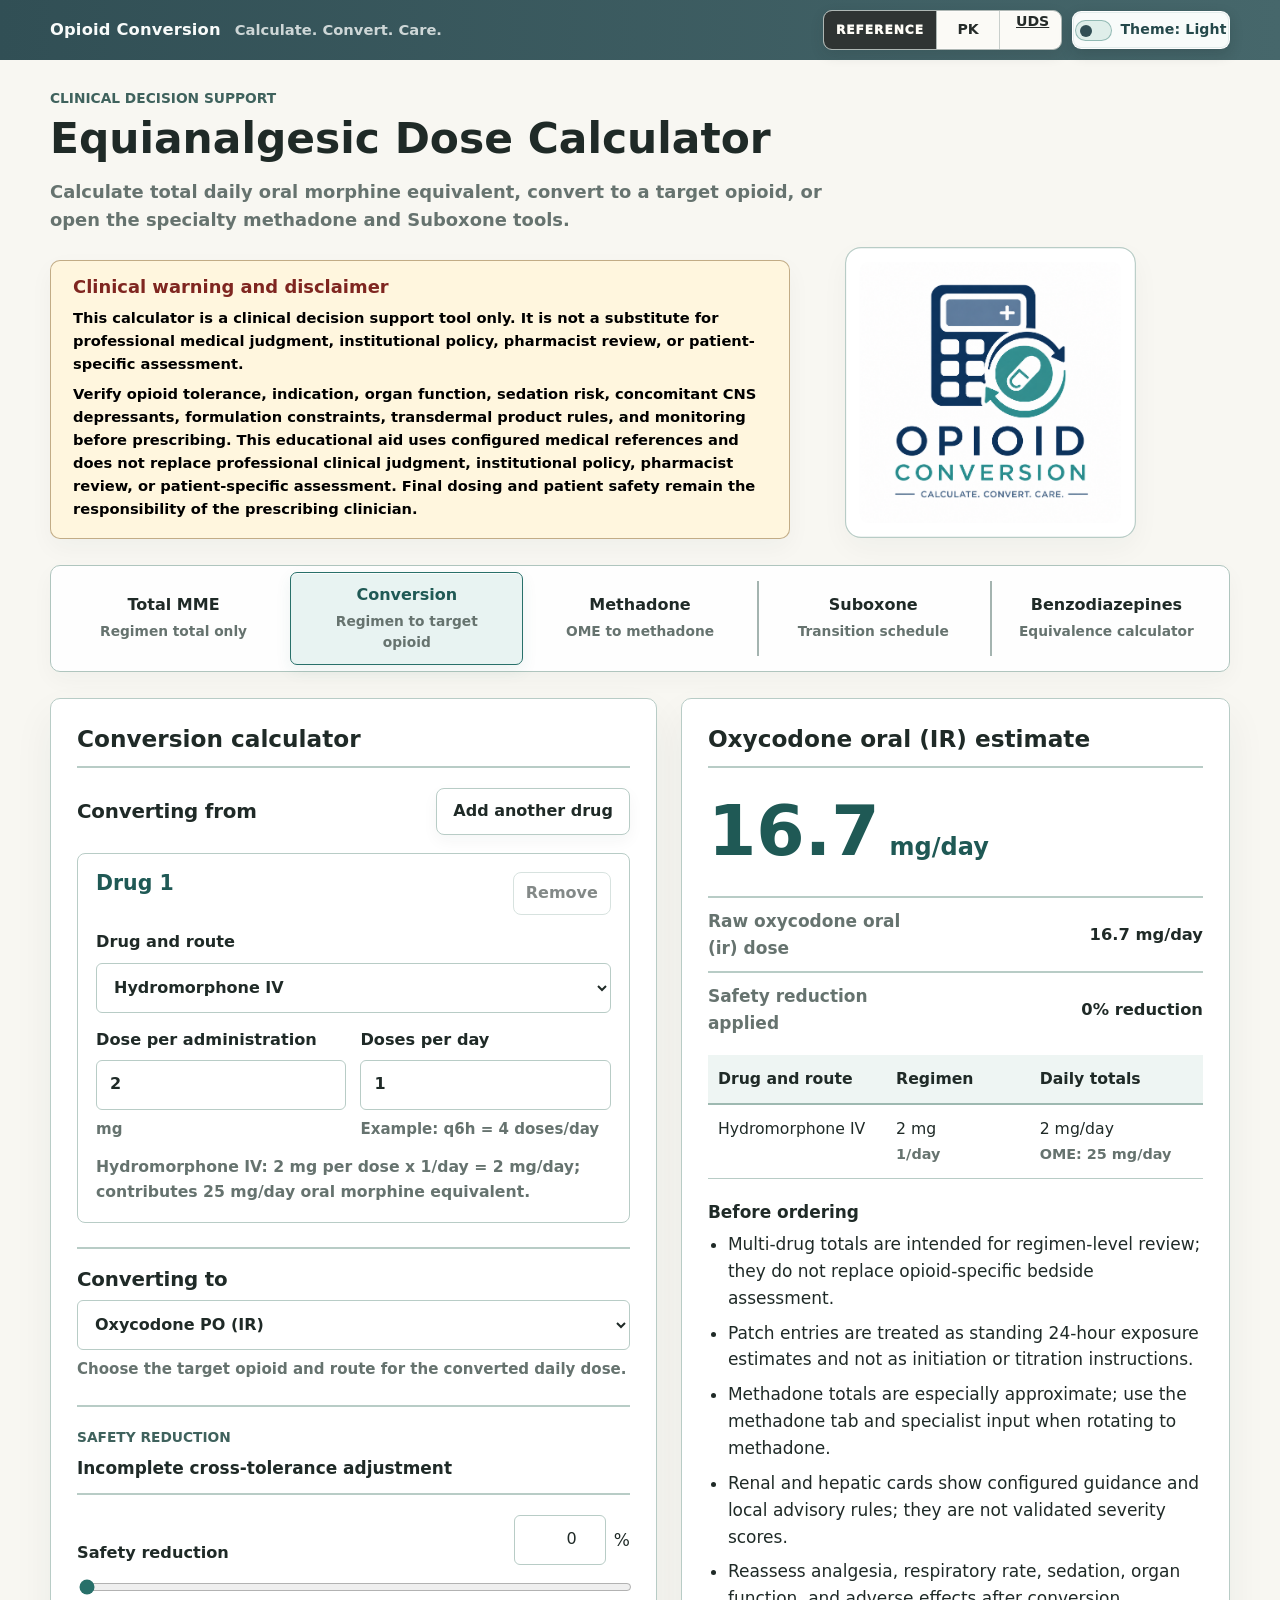
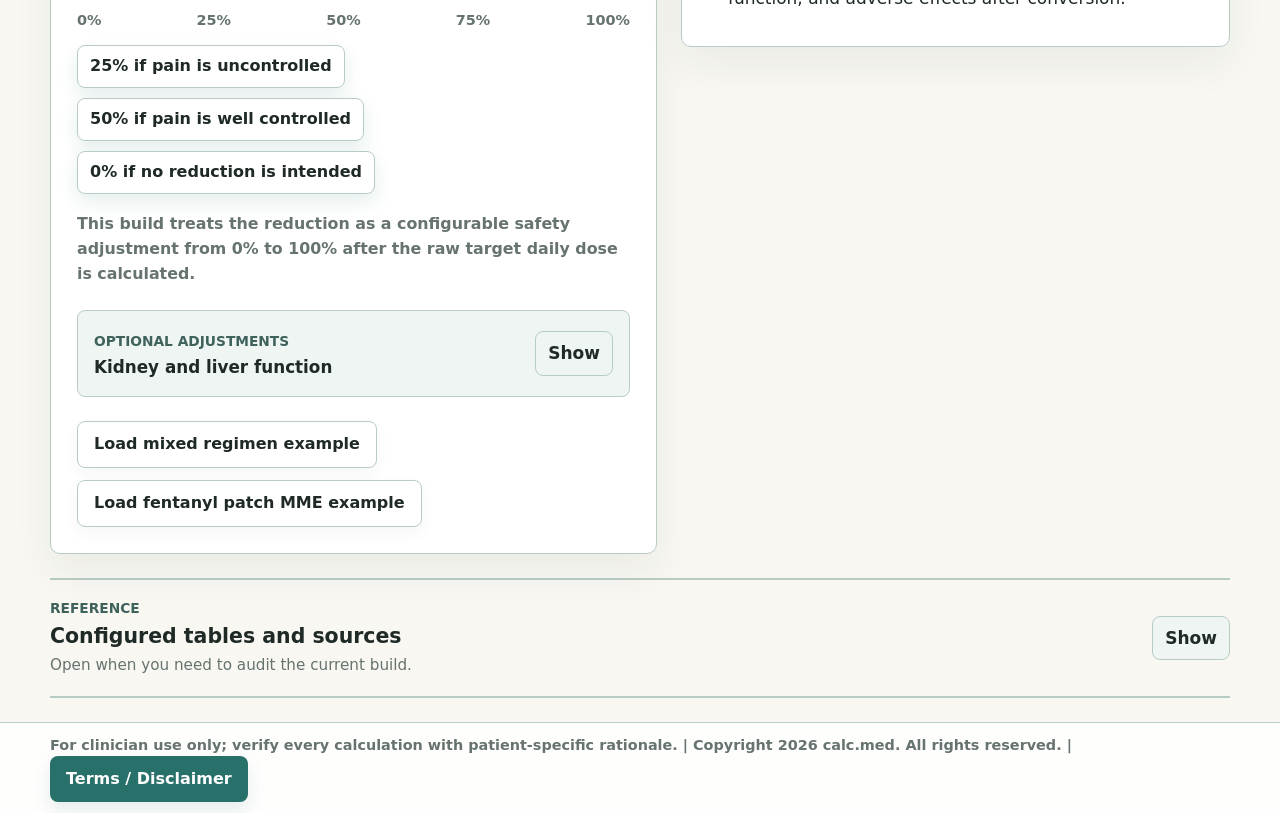
<file: public/opioidcalculator/index.html>
<!doctype html>
<html lang="en">
  <head>
    <meta charset="utf-8" />
    <meta name="viewport" content="width=device-width, initial-scale=1" />
    <meta
      name="description"
      content="A static equianalgesic opioid dose conversion calculator for clinical decision support."
    />
    <meta name="robots" content="index, follow" />
    <link rel="canonical" href="https://calc.med/opioidcalculator" />
    <meta property="og:type" content="website" />
    <meta property="og:url" content="https://calc.med/opioidcalculator" />
    <meta property="og:title" content="Equianalgesic Dose Calculator" />
    <meta
      property="og:description"
      content="A static equianalgesic opioid dose conversion calculator for clinical decision support."
    />
    <meta property="og:image" content="https://calc.med/OpioidConversionSite.png" />
    <meta property="og:site_name" content="calc.med" />
    <meta name="twitter:card" content="summary_large_image" />
    <meta name="twitter:title" content="Equianalgesic Dose Calculator" />
    <meta
      name="twitter:description"
      content="A static equianalgesic opioid dose conversion calculator for clinical decision support."
    />
    <meta name="twitter:image" content="https://calc.med/OpioidConversionSite.png" />
    <title>Equianalgesic Dose Calculator</title>
    <link rel="icon" href="/favicon.svg?v=20260523-production" type="image/svg+xml" />
    <script type="application/ld+json">
      {
        "@context": "https://schema.org",
        "@type": "WebApplication",
        "name": "Equianalgesic Dose Calculator",
        "url": "https://calc.med/opioidcalculator",
        "applicationCategory": "HealthApplication",
        "operatingSystem": "Any",
        "description": "A static equianalgesic opioid dose conversion calculator for clinical decision support.",
        "isAccessibleForFree": true,
        "publisher": {
          "@type": "Organization",
          "name": "calc.med",
          "url": "https://calc.med"
        }
      }
    </script>
    <script>
      (() => {
        try {
          const storedTheme = localStorage.getItem("opioid-conversion-theme");
          const theme = storedTheme || "light";
          document.documentElement.dataset.theme = theme;
        } catch {
          document.documentElement.dataset.theme = "light";
        }
      })();
    </script>
    <link rel="stylesheet" href="/styles.css?v=20260522-uds-value" />
  </head>
  <body>
    <div class="environment-banner">
      <div class="utility-bar-content">
        <div class="utility-brand" aria-label="Opioid Conversion">
          <strong>Opioid Conversion</strong>
          <span>Calculate. Convert. Care.</span>
        </div>
        <div class="utility-actions">
          <div class="reference-control-group" aria-label="Clinical references">
            <span class="reference-control-label">Reference</span>
            <button
              aria-controls="pharmacokineticsModal"
              aria-expanded="false"
              class="topbar-reference-button"
              id="pharmacokineticsOpenButton"
              type="button"
            >
              PK
            </button>
            <a class="topbar-reference-button" href="/UDS">UDS</a>
          </div>
          <button
            aria-pressed="false"
            class="theme-toggle"
            id="themeToggle"
            type="button"
          >
            <span class="theme-toggle-track" aria-hidden="true">
              <span class="theme-toggle-thumb"></span>
            </span>
            <span id="themeToggleLabel">Theme: Light</span>
          </button>
        </div>
      </div>
    </div>
    <header class="site-header">
      <section class="intro-layout" aria-label="Safety warning and site logo">
        <div class="hero-copy-stack">
          <div class="header-copy">
            <p class="eyebrow">Clinical decision support</p>
            <h1>Equianalgesic Dose Calculator</h1>
            <p>
              Calculate total daily oral morphine equivalent, convert to a target
              opioid, or open the specialty methadone and Suboxone tools.
            </p>
          </div>
          <section class="safety-banner" aria-label="Clinical warning and disclaimer">
            <div>
              <strong>Clinical warning and disclaimer</strong>
              <p>
                This calculator is a clinical decision support tool only. It is not
                a substitute for professional medical judgment, institutional policy,
                pharmacist review, or patient-specific assessment.
              </p>
              <p>
                Verify opioid tolerance, indication, organ function, sedation risk,
                concomitant CNS depressants, formulation constraints, transdermal
                product rules, and monitoring before prescribing. This educational
                aid uses configured medical references and does not replace
                professional clinical judgment, institutional policy, pharmacist
                review, or patient-specific assessment. Final dosing and patient
                safety remain the responsibility of the prescribing clinician.
              </p>
            </div>
          </section>
        </div>
        <div class="brand-logo-card" aria-label="Opioid Conversion logo">
          <img
            src="/OpioidConversionSite.png"
            alt="Opioid Conversion"
            width="1254"
            height="1254"
          />
        </div>
      </section>
    </header>

    <main>
      <nav
        aria-label="Calculator sections"
        aria-orientation="horizontal"
        class="calculator-tabs"
        role="tablist"
      >
        <button
          aria-controls="mainCalculatorSection"
          aria-selected="false"
          class="calculator-tab"
          data-calculator-tab="mme"
          id="calculatorTabMme"
          role="tab"
          tabindex="-1"
          type="button"
        >
          <span>Total MME</span>
          <small>Regimen total only</small>
        </button>
        <button
          aria-controls="mainCalculatorSection"
          aria-selected="true"
          class="calculator-tab is-active"
          data-calculator-tab="convert"
          id="calculatorTabConvert"
          role="tab"
          tabindex="0"
          type="button"
        >
          <span>Conversion</span>
          <small>Regimen to target opioid</small>
        </button>
        <button
          aria-controls="methadonePanel"
          aria-selected="false"
          class="calculator-tab"
          data-calculator-tab="methadone"
          id="calculatorTabMethadone"
          role="tab"
          tabindex="-1"
          type="button"
        >
          <span>Methadone</span>
          <small>OME to methadone</small>
        </button>
        <button
          aria-controls="buprenorphinePanel"
          aria-selected="false"
          class="calculator-tab"
          data-calculator-tab="buprenorphine"
          id="calculatorTabBuprenorphine"
          role="tab"
          tabindex="-1"
          type="button"
        >
          <span>Suboxone</span>
          <small>Transition schedule</small>
        </button>
        <button
          aria-controls="benzoPanel"
          aria-selected="false"
          class="calculator-tab"
          data-calculator-tab="benzo"
          id="calculatorTabBenzo"
          role="tab"
          tabindex="-1"
          type="button"
        >
          <span>Benzodiazepines</span>
          <small>Equivalence calculator</small>
        </button>
      </nav>

      <section
        class="calculator-layout"
        id="mainCalculatorSection"
        aria-label="MME and dose conversion tools"
        aria-labelledby="calculatorTabConvert"
        role="tabpanel"
      >
        <form class="calculator-panel" id="calculatorForm">
          <div class="section-heading">
            <h2 id="mainCalculatorHeading">Conversion calculator</h2>
          </div>

          <input id="calculationMode" name="calculationMode" type="hidden" value="convert" />

          <section class="subsection" aria-label="Regimen entries">
            <div class="subsection-header">
              <div>
                <h3 class="conversion-field-title" id="regimenBuilderHeading">Converting from</h3>
              </div>
              <button
                class="secondary-button"
                id="addRegimenEntryButton"
                type="button"
              >
                Add another drug
              </button>
            </div>
            <div class="regimen-entries" id="regimenEntries"></div>
          </section>

          <div class="field-grid compact-grid target-field" id="targetField">
            <label for="targetDrug">
              <span class="conversion-field-title">Converting to</span>
              <select id="targetDrug" name="targetDrug"></select>
              <span class="field-hint top-grid-note">
                Choose the target opioid and route for the converted daily dose.
              </span>
            </label>
          </div>

          <section class="subsection" aria-label="Safety reduction" id="reductionField">
            <div class="section-heading subsection-heading">
              <p class="eyebrow">Safety reduction</p>
              <h3>Incomplete cross-tolerance adjustment</h3>
            </div>

            <div class="slider-group">
              <div class="slider-header">
                <label for="reductionRange">Safety reduction</label>
                <div class="percent-input">
                  <input
                    id="reductionNumber"
                    name="reductionNumber"
                    type="number"
                    min="0"
                    max="100"
                    step="1"
                    value="0"
                  />
                  <span>%</span>
                </div>
              </div>
              <input
                id="reductionRange"
                name="reductionRange"
                type="range"
                min="0"
                max="100"
                step="1"
                value="0"
              />
              <div class="range-labels" aria-hidden="true">
                <span>0%</span>
                <span>25%</span>
                <span>50%</span>
                <span>75%</span>
                <span>100%</span>
              </div>
            </div>

            <div class="quick-actions" aria-label="Suggested safety reduction presets">
              <button
                class="tag-button"
                data-reduction-quickset="25"
                type="button"
              >
                25% if pain is uncontrolled
              </button>
              <button
                class="tag-button"
                data-reduction-quickset="50"
                type="button"
              >
                50% if pain is well controlled
              </button>
              <button
                class="tag-button"
                data-reduction-quickset="0"
                type="button"
              >
                0% if no reduction is intended
              </button>
            </div>

            <p class="basis-note">
              This build treats the reduction as a configurable safety
              adjustment from 0% to 100% after the raw target daily dose is
              calculated.
            </p>
          </section>

          <details class="organ-context">
            <summary>
              <span>
                <span class="eyebrow">Optional adjustments</span>
                <strong>Kidney and liver function</strong>
              </span>
              <span class="summary-action" aria-hidden="true"></span>
            </summary>

            <section class="context-grid" aria-label="Renal and hepatic context">
              <section class="context-card" aria-label="Renal context">
                <div class="subsection-header">
                  <div>
                    <p class="eyebrow">Renal</p>
                    <h3>Kidney function context</h3>
                  </div>
                </div>

                <div class="field-grid">
                  <label for="egfrInput">
                    eGFR
                    <input
                      id="egfrInput"
                      name="egfrInput"
                      type="number"
                      min="0"
                      step="1"
                      inputmode="decimal"
                      placeholder="Enter mL/min"
                    />
                    <span class="field-hint">mL/min</span>
                  </label>

                  <label for="painControl">
                    Pain control context
                    <select id="painControl" name="painControl">
                      <option value="uncontrolled">Uncontrolled pain</option>
                      <option value="controlled">Well controlled pain</option>
                    </select>
                  </label>
                </div>

                <p class="context-summary note-box" id="renalBandNote">
                  Enter eGFR to apply the renal guidance bands.
                </p>
              </section>

              <section class="context-card" aria-label="Hepatic context">
                <div class="subsection-header">
                  <div>
                    <p class="eyebrow">Hepatic</p>
                    <h3>Liver function context</h3>
                  </div>
                </div>

                <div class="field-grid">
                  <label for="hepaticSeverity">
                    Hepatic impairment class
                    <select id="hepaticSeverity" name="hepaticSeverity">
                      <option value="none">No class selected</option>
                      <option value="mild">Mild</option>
                      <option value="moderate">Moderate</option>
                      <option value="severe">Severe</option>
                    </select>
                    <span class="field-hint">
                      Select based on clinical judgment after reviewing AST/ALT,
                      bilirubin, INR, ammonia, platelets, albumin, and the
                      bedside picture.
                    </span>
                  </label>
                </div>
              </section>
            </section>
          </details>

          <div class="button-row">
            <button class="secondary-button" type="button" id="exampleButton">
              Load mixed regimen example
            </button>
            <button class="secondary-button" type="button" id="mmeExampleButton">
              Load fentanyl patch MME example
            </button>
          </div>
        </form>

        <section class="result-panel" aria-live="polite" aria-atomic="true">
          <div class="section-heading">
            <h2 id="resultTitle">Oxycodone oral estimate</h2>
          </div>

          <div class="dose-result">
            <span id="finalDose">20</span>
            <span id="finalUnit">mg/day</span>
          </div>
          <div class="secondary-dose-card is-hidden" id="methadoneConservativeMme">
            <span class="summary-label">Conservative oral methadone assessment</span>
            <div class="dose-result secondary-dose-result">
              <span id="methadoneConservativeMmeDose">0</span>
              <span id="methadoneConservativeMmeUnit">mg MME/day</span>
            </div>
            <p>Uses a 3.0 multiplier for oral methadone only.</p>
          </div>

          <dl class="calculation-steps" data-conversion-output>
            <div>
              <dt id="targetStepLabel">Raw oxycodone oral dose</dt>
              <dd id="rawTargetDose">20 mg/day</dd>
            </div>
            <div id="reductionStep">
              <dt>Safety reduction applied</dt>
              <dd id="reductionApplied">0% reduction</dd>
            </div>
            <div class="wrap-step" id="renalAdjustmentStep">
              <dt>Renal-adjusted target</dt>
              <dd id="renalAdjustedDose">Not applied</dd>
            </div>
            <div class="wrap-step" id="hepaticAdjustmentStep">
              <dt>Hepatic-adjusted target</dt>
              <dd id="hepaticAdjustedDose">Not applied</dd>
            </div>
            <div class="wrap-step" id="organGuidanceStep">
              <dt>Organ guidance summary</dt>
              <dd id="organGuidanceSummary">No renal or hepatic class selected</dd>
            </div>
          </dl>

          <div
            class="advisory-grid"
            data-conversion-output
            data-organ-advice
            aria-label="Organ adjustment advice"
          >
            <section class="advisory-card" id="renalAdviceCard">
              <span class="summary-label">Renal advice</span>
              <h3 id="renalAdviceTitle">No renal band selected</h3>
              <p id="renalAdviceBody">
                Enter eGFR to turn on the renal adjustment guidance.
              </p>
            </section>

            <section class="advisory-card" id="hepaticAdviceCard">
              <span class="summary-label">Hepatic advice</span>
              <h3 id="hepaticAdviceTitle">No hepatic class selected</h3>
              <p id="hepaticAdviceBody">
                Select mild, moderate, or severe hepatic impairment to show the
                configured liver dosing guidance for the target opioid.
              </p>
            </section>
          </div>

          <div class="table-wrap regimen-table-wrap" data-conversion-output>
            <table class="regimen-table">
              <thead>
                <tr>
                  <th scope="col">Drug and route</th>
                  <th scope="col">Regimen</th>
                  <th scope="col">Daily totals</th>
                </tr>
              </thead>
              <tbody id="regimenSummaryTable"></tbody>
            </table>
          </div>

          <div class="clinical-notes" data-conversion-output>
            <h3>Before ordering</h3>
            <ul>
              <li>Multi-drug totals are intended for regimen-level review; they do not replace opioid-specific bedside assessment.</li>
              <li>Patch entries are treated as standing 24-hour exposure estimates and not as initiation or titration instructions.</li>
              <li>Methadone totals are especially approximate; use the methadone tab and specialist input when rotating to methadone.</li>
              <li>Renal and hepatic cards show configured guidance and local advisory rules; they are not validated severity scores.</li>
              <li>Reassess analgesia, respiratory rate, sedation, organ function, and adverse effects after conversion.</li>
            </ul>
          </div>
        </section>
      </section>

      <section
        class="specialty-section is-hidden"
        hidden
        id="specialtyCalculatorSection"
        aria-label="Methadone and Suboxone calculators"
      >
        <section
          aria-labelledby="calculatorTabMethadone"
          class="methadone-layout specialty-tool-panel"
          data-specialty-panel="methadone"
          hidden
          id="methadonePanel"
          role="tabpanel"
        >
          <form class="calculator-panel" id="methadoneForm">
            <div class="section-heading">
              <p class="eyebrow">Methadone</p>
              <h2>Oral morphine to methadone</h2>
            </div>

            <div class="field-grid">
              <label for="methadoneMorphineDose">
                24-hour oral morphine equivalent
                <input
                  id="methadoneMorphineDose"
                  name="methadoneMorphineDose"
                  type="number"
                  min="0"
                  step="1"
                  inputmode="decimal"
                  value="100"
                  required
                />
                <span class="field-hint">mg/day OME</span>
              </label>

              <label for="methadoneRoute">
                Target methadone route
                <select id="methadoneRoute" name="methadoneRoute">
                  <option value="oral">Oral methadone</option>
                  <option value="iv">IV methadone</option>
                </select>
                <span class="field-hint">
                  IV methadone is calculated as 50% of the oral methadone estimate.
                </span>
              </label>

              <div class="slider-group">
                <div class="slider-header">
                  <label for="methadoneReductionRange">Methadone safety reduction</label>
                  <div class="percent-input">
                    <input
                      id="methadoneReductionNumber"
                      name="methadoneReductionNumber"
                      type="number"
                      min="0"
                      max="90"
                      step="1"
                      value="0"
                    />
                    <span>%</span>
                  </div>
                </div>
                <input
                  id="methadoneReductionRange"
                  name="methadoneReductionRange"
                  type="range"
                  min="0"
                  max="90"
                  step="1"
                  value="0"
                />
                <div class="range-labels" aria-hidden="true">
                  <span>0%</span>
                  <span>30%</span>
                  <span>60%</span>
                  <span>90%</span>
                </div>
              </div>
            </div>

            <p class="basis-note">
              Use a verified 24-hour oral morphine equivalent total. This is not
              for methadone initiation in opioid use disorder or for opioid-naive
              patients.
            </p>
          </form>

          <section class="result-panel" aria-live="polite" aria-atomic="true">
            <div class="section-heading">
              <p class="eyebrow">Methadone result</p>
              <h2>Conservative starting estimate</h2>
            </div>

            <div class="dose-result">
              <span id="methadoneFinalDose">12.5</span>
              <span id="methadoneFinalUnit">mg/day</span>
            </div>

            <dl class="calculation-steps">
              <div>
                <dt>Morphine:methadone ratio</dt>
                <dd id="methadoneRatio">8:1</dd>
              </div>
              <div>
                <dt>Raw oral methadone</dt>
                <dd id="methadoneRawDose">12.5 mg/day</dd>
              </div>
              <div>
                <dt>Route adjustment</dt>
                <dd id="methadoneRouteAdjustment">Oral route</dd>
              </div>
              <div>
                <dt>Reduction applied</dt>
                <dd id="methadoneReductionApplied">0% reduction</dd>
              </div>
              <div>
                <dt>If divided q8h</dt>
                <dd id="methadoneQ8Dose">4.17 mg/dose</dd>
              </div>
              <div>
                <dt>If divided q12h</dt>
                <dd id="methadoneQ12Dose">6.25 mg/dose</dd>
              </div>
            </dl>

            <div class="clinical-notes">
              <h3>Methadone cautions</h3>
              <ul>
                <li>Use only with clinician experience or pain/palliative specialist input.</li>
                <li>Methadone requires slow titration to the intended dose due to its long and variable half-life and risk of accumulation; if you are not comfortable or experienced with methadone, please consult a pain or palliative care specialist.</li>
                <li>Account for long and variable half-life, delayed toxicity, QTc risk, CYP interactions, and renal/hepatic context.</li>
                <li>No automatic rounding to tablet or liquid formulation is performed.</li>
              </ul>
            </div>
          </section>
        </section>

        <section
          aria-labelledby="calculatorTabBuprenorphine"
          class="buprenorphine-layout specialty-tool-panel is-hidden"
          data-specialty-panel="buprenorphine"
          hidden
          id="buprenorphinePanel"
          role="tabpanel"
        >
          <form class="calculator-panel" id="buprenorphineForm">
            <div class="section-heading">
              <p class="eyebrow">Suboxone / buprenorphine</p>
              <h2>MEDD-based transition schedule</h2>
            </div>

            <div class="field-grid">
              <label for="buprenorphineMeddRange">
                Current MEDD range
                <select id="buprenorphineMeddRange" name="buprenorphineMeddRange"></select>
                <span class="field-hint">
                  Choose the current MEDD range; product details appear in the output.
                </span>
              </label>
            </div>

            <p class="basis-note">
              Select the current MEDD range to view the corresponding
              transition schedule. Stabilize earlier if pain and
              withdrawal are controlled.
            </p>
          </form>

          <section class="result-panel" aria-live="polite" aria-atomic="true">
            <div class="section-heading">
              <p class="eyebrow">Schedule</p>
              <h2 id="buprenorphineResultTitle">30-59 mg MEDD</h2>
            </div>

            <div class="schedule-summary">
              <div>
                <span class="summary-label">Product</span>
                <strong id="buprenorphineProduct">Belbuca (buprenorphine buccal film)</strong>
              </div>
              <div>
                <span class="summary-label">Full agonist plan</span>
                <strong id="buprenorphineContinueSummary">
                  Continue full agonist opioids while titrating.
                </strong>
              </div>
              <div>
                <span class="summary-label">Stop point</span>
                <strong id="buprenorphineStopSummary">Stop full agonist opioids.</strong>
              </div>
              <div>
                <span class="summary-label">Buprenorphine endpoint</span>
                <strong id="buprenorphineEndpoint">450 mcg BID (900 mcg TDD)</strong>
              </div>
            </div>

            <div class="table-wrap schedule-table-wrap">
              <table class="schedule-table">
                <thead>
                  <tr>
                    <th scope="col">Day</th>
                    <th scope="col">Full agonist</th>
                    <th scope="col">Buprenorphine</th>
                  </tr>
                </thead>
                <tbody id="buprenorphineScheduleTable"></tbody>
              </table>
            </div>

            <div class="clinical-notes">
              <h3>Buprenorphine transition cautions</h3>
              <ul>
                <li>Confirm the MEDD range, diagnosis, formulation access, and payer constraints before using this schedule.</li>
                <li>Belbuca and Suboxone both contain buprenorphine, but they are different formulations with different dose units and administration routes.</li>
                <li>Monitor for withdrawal, oversedation, respiratory depression, worsening pain, and adherence during cross-titration.</li>
                <li>For MEDD above 300 mg/day or unstable patients, consult pain, palliative care, or addiction medicine.</li>
              </ul>
            </div>
          </section>
        </section>

        <section
          aria-labelledby="calculatorTabBenzo"
          class="benzo-layout specialty-tool-panel is-hidden"
          data-specialty-panel="benzo"
          hidden
          id="benzoPanel"
          role="tabpanel"
        >
          <form class="calculator-panel" id="benzoForm">
            <div class="section-heading">
              <p class="eyebrow">Benzodiazepines</p>
              <h2>GABA-A equivalence calculator</h2>
            </div>

            <div class="field-grid">
              <label for="benzoSourceDrug">
                Source Benzodiazepine
                <select id="benzoSourceDrug" name="benzoSourceDrug">
                </select>
                <span class="field-hint">
                  Select the source benzodiazepine to convert from.
                </span>
              </label>

              <label for="benzoSourceDose">
                Total daily dose
                <input
                  id="benzoSourceDose"
                  name="benzoSourceDose"
                  type="number"
                  min="0"
                  step="0.1"
                  inputmode="decimal"
                  value="1"
                  required
                />
                <span class="field-hint" id="benzoSourceUnit">mg/day</span>
              </label>

              <label for="benzoTargetDrug">
                Target Benzodiazepine
                <select id="benzoTargetDrug" name="benzoTargetDrug">
                </select>
                <span class="field-hint">
                  Select the target benzodiazepine to convert to.
                </span>
              </label>

              <div class="slider-group">
                <div class="slider-header">
                  <label for="benzoReductionRange">Safety reduction</label>
                  <div class="percent-input">
                    <input
                      id="benzoReductionNumber"
                      name="benzoReductionNumber"
                      type="number"
                      min="0"
                      max="50"
                      step="1"
                      value="0"
                    />
                    <span>%</span>
                  </div>
                </div>
                <input
                  id="benzoReductionRange"
                  name="benzoReductionRange"
                  type="range"
                  min="0"
                  max="50"
                  step="1"
                  value="0"
                />
                <div class="range-labels" aria-hidden="true">
                  <span>0%</span>
                  <span>10%</span>
                  <span>25%</span>
                  <span>50%</span>
                </div>
              </div>
            </div>

            <p class="basis-note">
              Calculates equivalents using Diazepam 10 mg as the standard base reference.
            </p>
          </form>

          <section class="result-panel" aria-live="polite" aria-atomic="true">
            <div class="section-heading">
              <p class="eyebrow">Benzodiazepine result</p>
              <h2>Equivalent starting estimate</h2>
            </div>

            <div class="dose-result">
              <span id="benzoFinalDose">0</span>
              <span id="benzoFinalUnit">mg/day</span>
            </div>

            <dl class="calculation-steps">
              <div>
                <dt>Source Diazepam equivalent (unreduced)</dt>
                <dd id="benzoRawDiazepamEquiv">0 mg Diazepam/day</dd>
              </div>
              <div>
                <dt>Reduced Diazepam equivalent</dt>
                <dd id="benzoReducedDiazepamEquiv">0 mg Diazepam/day</dd>
              </div>
              <div>
                <dt>Safety reduction applied</dt>
                <dd id="benzoReductionApplied">0% reduction</dd>
              </div>
            </dl>

            <div class="clinical-notes">
              <h3 style="color: var(--danger, #7f2620);">CRITICAL CLINICAL CAUTIONS</h3>
              <ul>
                <li style="font-weight: bold;">NEVER abruptly discontinue benzodiazepines. Abrupt cessation carries a high risk of severe withdrawal symptoms, including life-threatening seizures, delirium, and severe autonomic instability. Always use a gradual, clinical taper.</li>
                <li>Combining Benzodiazepines with Opioids dramatically increases the risk of profound sedation, respiratory depression, coma, and death. Use extreme caution when co-prescribing.</li>
                <li>Midazolam (Versed) is included because it is commonly used in ICU settings; oral and IV midazolam are not 1:1.</li>
                <li>Clonazepam, alprazolam, chlordiazepoxide, and oxazepam are shown as oral-only options because they do not have routine IV formulations.</li>
                <li>Equivalent doses are approximate. Patient-specific factors such as half-life (e.g., active metabolites in diazepam/chlordiazepoxide vs. short-acting alprazolam/triazolam), age, and liver function heavily influence clinical effects.</li>
                <li>Start conservatively and titrate based on individual clinical response and tolerability.</li>
              </ul>
            </div>
          </section>
        </section>
      </section>

      <details class="compact-section" aria-label="Conversion reference">
        <summary>
          <span class="compact-title">
            <span class="eyebrow">Reference</span>
            <strong>Configured tables and sources</strong>
            <span>Open when you need to audit the current build.</span>
          </span>
          <span class="summary-action" aria-hidden="true"></span>
        </summary>

        <section class="reference-section compact-section-body">
          <div class="section-heading">
            <p class="eyebrow">Reference</p>
            <h2>Configured equianalgesic values used</h2>
          </div>

          <div class="table-wrap">
            <table>
              <thead>
                <tr>
                  <th scope="col">Medication</th>
                  <th scope="col">Route</th>
                  <th scope="col">Reference dose</th>
                  <th scope="col">Oral morphine equivalent</th>
                  <th scope="col">Use</th>
                </tr>
              </thead>
              <tbody id="referenceTable"></tbody>
            </table>
          </div>

          <p class="reference-copy">
            This build uses a configured hybrid table: current local
            morphine and hydromorphone relationships are preserved, while
            hydrocodone, codeine, oral methadone, and expanded fentanyl patch
            entries are updated to the configured values.
          </p>

          <div class="section-heading methadone-reference-heading">
            <p class="eyebrow">Hepatic</p>
            <h2>Configured hepatic adjustment guide</h2>
          </div>
          <div class="table-wrap">
            <table>
              <thead>
                <tr>
                  <th scope="col">Medication</th>
                  <th scope="col">Mild</th>
                  <th scope="col">Moderate</th>
                  <th scope="col">Severe</th>
                </tr>
              </thead>
              <tbody id="hepaticGuidanceTable"></tbody>
            </table>
          </div>

          <p class="reference-copy">
            Renal logic configured in this build: eGFR above 50 mL/min
            uses no automatic reduction; eGFR 30-50 mL/min applies a 25%
            reduction for uncontrolled pain or 50% for well controlled pain to
            morphine, codeine, and meperidine; eGFR below 30 mL/min marks
            morphine, codeine, and meperidine as avoid and highlights oxycodone
            or hydromorphone as moderate-kidney-effect alternatives and
            methadone, fentanyl, or buprenorphine as minimal-kidney-effect
            alternatives.
          </p>

          <div class="section-heading methadone-reference-heading">
            <p class="eyebrow">Sources</p>
            <h2>References used to build this table</h2>
          </div>
          <div class="table-wrap">
            <table class="source-table">
              <thead>
                <tr>
                  <th scope="col">Source</th>
                  <th scope="col">How it is used here</th>
                  <th scope="col">Link</th>
                </tr>
              </thead>
              <tbody id="sourceTable"></tbody>
            </table>
          </div>
        </section>
      </details>

    </main>

    <footer>
      <p class="footer-content">
        For clinician use only; verify every calculation with patient-specific
        rationale. <span aria-hidden="true">|</span>
        Copyright 2026 calc.med. All rights reserved.
        <span aria-hidden="true">|</span>
        <button class="footer-link-button" id="termsReviewButton" type="button">
          Terms / Disclaimer
        </button>
      </p>
    </footer>

    <div
      aria-labelledby="pharmacokineticsModalTitle"
      aria-modal="true"
      class="reference-modal is-hidden"
      id="pharmacokineticsModal"
      role="dialog"
    >
      <div class="reference-dialog">
        <div class="reference-modal-header">
          <div>
            <p class="eyebrow">Pharmacokinetics</p>
            <h2 id="pharmacokineticsModalTitle">Pharmacokinetics reference</h2>
            <p>
              Visual profile graphs, timing behavior, metabolism, and source notes.
            </p>
          </div>
          <button
            class="secondary-button modal-close-button"
            id="pharmacokineticsCloseButton"
            type="button"
          >
            Close
          </button>
        </div>

        <div class="reference-modal-body">
          <section class="pk-reference-block">
            <div class="section-heading">
              <p class="eyebrow">Graphs</p>
              <h3>Normalized pharmacokinetic profiles</h3>
            </div>
            <p class="reference-copy">
              Graphs are simplified, normalized visual aids based on listed timing
              and half-life values. They are intended to characterize relative onset,
              peak, and offset behavior, not predict patient-specific concentrations.
            </p>
            <div class="pk-interactive-layout">
              <div class="pk-graph-grid" id="pharmacokineticsGraphGrid"></div>
              <section
                aria-live="polite"
                class="pk-selected-detail"
                id="pharmacokineticsSelectedDetail"
              ></section>
            </div>
          </section>

          <details class="pk-comparison-details">
            <summary>
              <span>
                <span class="eyebrow">Audit table</span>
                <strong>Compare all route behavior rows</strong>
                <span>Optional full table for side-by-side source review.</span>
              </span>
              <span class="summary-action" aria-hidden="true"></span>
            </summary>

            <div class="pk-comparison-body">
              <p class="reference-copy">
                Values are approximate label- or reference-derived pharmacokinetic
                summaries and should be reconciled with patient-specific organ
                function, formulation, interacting medications, and institutional policy.
              </p>

              <div class="table-wrap pharmacokinetics-table-wrap">
                <table class="pharmacokinetics-table">
                  <thead>
                    <tr>
                      <th scope="col">Medication / route</th>
                      <th scope="col">Timing</th>
                      <th scope="col">Half-life / offset</th>
                      <th scope="col">Metabolism / elimination</th>
                      <th scope="col">Behavior notes</th>
                      <th scope="col">Source</th>
                    </tr>
                  </thead>
                  <tbody id="pharmacokineticsTable"></tbody>
                </table>
              </div>
            </div>
          </details>

          <div class="clinical-notes pharmacokinetics-notes">
            <h3>Reference notes</h3>
            <ul>
              <li>Methadone IV is intentionally omitted from this table for a separate, more detailed review due to highly variable and nonlinear pharmacokinetics. Methadone PO is included in this reference to detail its highly variable half-life, multi-receptor mechanism, and high accumulation risks. Use extreme caution when titrating.</li>
              <li>Codeine IV is included as a requested caution row. The accessible injection reference located for this pass is intramuscular-only, so IV use should not be inferred from that product reference.</li>
            </ul>
          </div>
        </div>
      </div>
    </div>

    

    

    <div
      aria-labelledby="termsModalTitle"
      aria-modal="true"
      class="terms-modal is-hidden"
      id="termsModal"
      role="dialog"
    >
      <div class="terms-dialog">
        <div class="terms-header">
          <p class="eyebrow" id="termsModalEyebrow">Required acknowledgement</p>
          <h2 id="termsModalTitle">Clinical terms and disclaimer</h2>
        </div>

        <div class="terms-body">
          <section>
            <h3>Professional use only</h3>
            <p>
              This tool is intended for use by licensed healthcare professionals
              only. It is an educational aid and is not medical advice, a formal
              recommendation, or a substitute for professional clinical judgment.
            </p>
          </section>

          <section>
            <h3>High-risk opioid conversion warning</h3>
            <p>
              Calculated doses are estimates only. When switching opioids,
              clinicians should typically reduce the calculated equianalgesic dose
              by 25% to 50% to account for incomplete cross-tolerance, individual
              patient variability, comorbidities, organ dysfunction, concurrent
              medications, and the bedside clinical picture.
            </p>
          </section>

          <section>
            <h3>No warranty or liability</h3>
            <p>
              While this tool was developed by medical professionals, calc.med
              makes no warranties regarding the accuracy, completeness, or
              suitability of the calculations. Use of this site is at your own risk.
              The developers shall not be liable for damages arising from use or
              misuse of this tool.
            </p>
          </section>

          <section>
            <h3>Privacy and PHI</h3>
            <p>
              This calculator does not store, transmit, or record Protected Health
              Information (PHI). Calculations are performed locally on your device.
              Do not enter patient names, medical record numbers, dates of birth, or
              other identifying information.
            </p>
          </section>
        </div>

        <form class="terms-acceptance" id="termsAcceptanceForm">
          <label for="termsAcceptInput">
            Type ACCEPT to acknowledge and continue
            <input
              autocomplete="off"
              id="termsAcceptInput"
              name="termsAcceptInput"
              spellcheck="false"
              type="text"
            />
          </label>
          <div class="terms-actions">
            <button class="secondary-button is-hidden" id="termsCloseButton" type="button">
              Close
            </button>
            <button disabled id="termsAcceptButton" type="submit">
              Accept and continue
            </button>
          </div>
        </form>
      </div>
    </div>

    <script src="/script.js?v=20260522-uds-value"></script>
  </body>
</html>
</file>
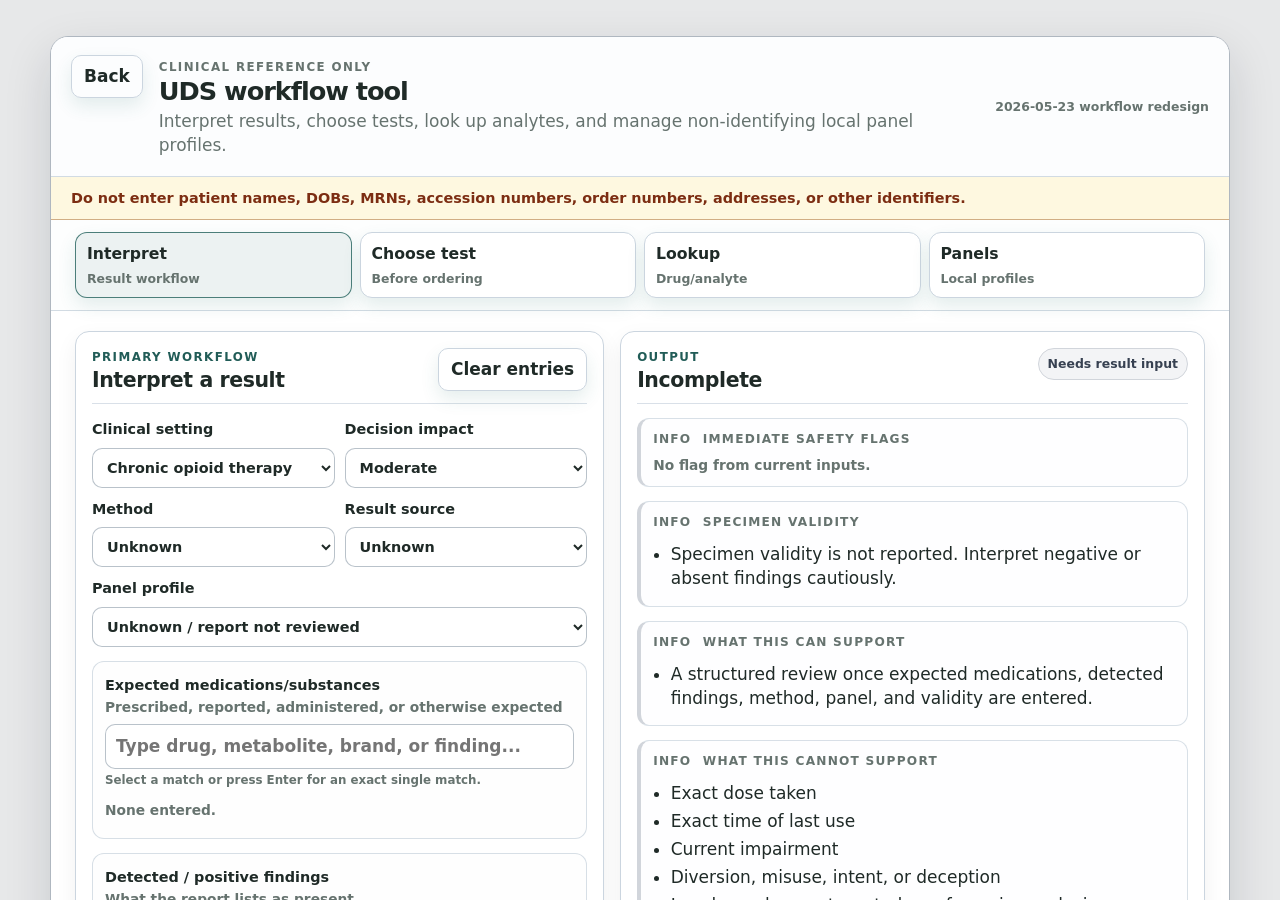
<file: public/UDS/index.html>
<!doctype html>
<html lang="en">
  <head>
    <meta charset="utf-8" />
    <meta name="viewport" content="width=device-width, initial-scale=1" />
    <meta
      name="description"
      content="A static urine drug screen reference and reconciliation tool for clinical decision support."
    />
    <meta name="robots" content="index, follow" />
    <link rel="canonical" href="https://calc.med/UDS" />
    <meta property="og:type" content="website" />
    <meta property="og:url" content="https://calc.med/UDS" />
    <meta property="og:title" content="Urine Drug Screen (UDS) Tool" />
    <meta
      property="og:description"
      content="A static urine drug screen reference and reconciliation tool for clinical decision support."
    />
    <meta property="og:image" content="https://calc.med/OpioidConversionSite.png" />
    <meta property="og:site_name" content="calc.med" />
    <meta name="twitter:card" content="summary_large_image" />
    <meta name="twitter:title" content="Urine Drug Screen (UDS) Tool" />
    <meta
      name="twitter:description"
      content="A static urine drug screen reference and reconciliation tool for clinical decision support."
    />
    <meta name="twitter:image" content="https://calc.med/OpioidConversionSite.png" />
    <title>Urine Drug Screen (UDS) Tool</title>
    <link rel="icon" href="/favicon.svg?v=20260523-production" type="image/svg+xml" />
    <script type="application/ld+json">
      {
        "@context": "https://schema.org",
        "@type": "WebApplication",
        "name": "Urine Drug Screen (UDS) Tool",
        "url": "https://calc.med/UDS",
        "applicationCategory": "HealthApplication",
        "operatingSystem": "Any",
        "description": "A static urine drug screen reference and reconciliation tool for clinical decision support.",
        "isAccessibleForFree": true,
        "publisher": {
          "@type": "Organization",
          "name": "calc.med",
          "url": "https://calc.med"
        }
      }
    </script>
    <script>
      (() => {
        try {
          const storedTheme = localStorage.getItem("opioid-conversion-theme");
          const theme = storedTheme || "light";
          document.documentElement.dataset.theme = theme;
        } catch {
          document.documentElement.dataset.theme = "light";
        }
      })();
    </script>
    <link rel="stylesheet" href="/styles.css?v=20260522-uds-value" />
    <link rel="stylesheet" href="/uds-tool.css?v=20260522-uds-panel-aware" />
  </head>
  <body>
<section
      aria-labelledby="udsModalTitle"
      class="uds-screen"
      id="udsModal"
    >
      <div class="uds-screen-shell">
        <div class="uds-screen-header">
          <a class="secondary-button uds-back-button" href="/opioidcalculator">Back to calculator</a>
          <div>
            <p class="eyebrow">Clinical reference</p>
            <h2 id="udsModalTitle">Urine Drug Screen (UDS) reference</h2>
            <p>
              Detection windows, expected metabolites, immunoassay limitations,
              false-positive patterns, and interpretation rules.
            </p>
          </div>
          <button
            aria-controls="udsValueModal"
            aria-expanded="false"
            class="secondary-button uds-value-button"
            id="udsValueOpenButton"
            type="button"
          >
            Why use this tool?
          </button>
        </div>

        <div class="uds-screen-body uds-modal-body">
          <section class="uds-tool" aria-label="Interactive urine drug screen reference tool">
            <div class="uds-toolbar">
              <div class="uds-search-block">
                <label for="udsSearchInput">Search drug, metabolite, brand, finding, or class</label>
                <div class="uds-search-wrap">
                  <input
                    autocomplete="off"
                    id="udsSearchInput"
                    placeholder="Try Dilaudid, Xanax, EDDP, THC-COOH, benzoylecgonine..."
                    type="search"
                  />
                  <button class="secondary-button uds-search-clear" id="udsSearchClear" type="button">
                    Clear
                  </button>
                  <div class="uds-search-results is-hidden" id="udsSearchResults"></div>
                </div>
              </div>
              <div class="uds-controls">
                <div class="uds-mode-toggle" aria-label="UDS tool mode" role="group">
                  <span class="uds-mode-toggle-label">Mode</span>
                  <button aria-pressed="true" class="is-active" data-uds-mode="lookup" type="button">Lookup</button>
                  <button aria-pressed="false" data-uds-mode="pattern" type="button">Pattern Check</button>
                </div>
                <label class="uds-method-label" for="udsMethodSelect">
                  Method
                  <select id="udsMethodSelect">
                    <option value="any">Any</option>
                    <option value="immunoassay">Immunoassay screen</option>
                    <option value="definitive">Definitive LC/GC-MS</option>
                  </select>
                </label>
                <button class="secondary-button" id="udsStartButton" type="button">Reset view</button>
              </div>
            </div>

            <div class="uds-view" id="udsLookupView">
              <section class="uds-panel uds-focus-panel">
                <div class="uds-panel-head">
                  <div>
                    <p class="eyebrow">Lookup</p>
                    <h3 id="udsLookupTitle">Start with a common item or search</h3>
                  </div>
                  <button class="secondary-button" id="udsCopyLookupButton" type="button">
                    Copy summary
                  </button>
                </div>
                <div id="udsLookupContent"></div>
              </section>

              <aside class="uds-panel uds-relations-panel">
                <div class="uds-panel-head">
                  <div>
                    <p class="eyebrow">Clinical details</p>
                    <h3>UDS interpretation</h3>
                  </div>
                </div>
                <div id="udsRelationsContent"></div>
              </aside>
            </div>

            <div class="uds-view uds-pattern-view is-hidden" id="udsPatternView">
              <section class="uds-panel">
                <div class="uds-panel-head">
                  <div>
                    <p class="eyebrow">UDS reconciliation</p>
                    <h3>Can this UDS result be explained?</h3>
                    <p class="uds-panel-intro">
                      Add report context, expected medications, and detected findings. Use absent findings only when panel coverage is verified.
                    </p>
                  </div>
                  <div class="uds-panel-head-actions">
                    <button
                      aria-controls="udsPatternGuide"
                      aria-expanded="false"
                      class="secondary-button"
                      id="udsPatternGuideButton"
                      type="button"
                    >
                      Quick guide
                    </button>
                    <button class="secondary-button" id="udsCopyPatternButton" type="button">
                      Copy summary
                    </button>
                  </div>
                </div>

                <datalist id="udsItemOptions"></datalist>
                <section class="uds-pattern-guide is-hidden" id="udsPatternGuide">
                  <h4>Why use Pattern Check?</h4>
                  <p>
                    Standard UDS review requires manual cross-checking of the medication list,
                    expected metabolites, assay limits, panel coverage, and unexpected findings.
                    Pattern Check turns that into one reconciliation workflow.
                  </p>
                  <p>
                    Add expected medications first, then detected analytes, then only confirmed
                    tested-absent analytes. The output prioritizes method/panel coverage,
                    medication compatibility, source ambiguity, absent-finding risk, and the next
                    safest review step.
                  </p>
                </section>
                <div class="uds-pattern-grid">
                  <div class="uds-chip-input uds-workflow-step uds-report-context">
                    <div class="uds-step-heading">
                      <span class="uds-step-number">0</span>
                      <label for="udsPanelSelect">Report context</label>
                    </div>
                    <p class="uds-field-help">
                      Panel context controls whether absent findings can be used safely.
                    </p>
                    <label class="uds-field-stack" for="udsPanelSelect">
                      Ordered panel
                      <select id="udsPanelSelect">
                        <option value="unknown_panel">Unknown / report not reviewed</option>
                        <option value="generic_opiate_immunoassay">Generic opiate immunoassay</option>
                        <option value="benzodiazepine_immunoassay_panel">Benzodiazepine immunoassay screen</option>
                        <option value="targeted_definitive_panel">Targeted definitive LC/GC-MS panel</option>
                      </select>
                    </label>
                    <label class="uds-checkbox-row" for="udsPanelCoverageConfirmed">
                      <input id="udsPanelCoverageConfirmed" type="checkbox" />
                      <span>I verified absent analytes were included and reportable.</span>
                    </label>
                  </div>

                  <div class="uds-chip-input uds-workflow-step" data-uds-chip-group="expected">
                    <div class="uds-step-heading">
                      <span class="uds-step-number">1</span>
                      <label for="udsExpectedInput">Expected medications</label>
                    </div>
                    <p class="uds-field-help">What is prescribed, reported, or otherwise expected?</p>
                    <div class="uds-add-row">
                      <input id="udsExpectedInput" list="udsItemOptions" placeholder="Example: oxycodone, clonazepam, fentanyl" />
                      <button class="secondary-button" data-uds-add="expected" type="button">Add</button>
                    </div>
                    <div class="uds-chip-list" id="udsExpectedChips"></div>
                  </div>

                  <div class="uds-chip-input uds-workflow-step" data-uds-chip-group="detected">
                    <div class="uds-step-heading">
                      <span class="uds-step-number">2</span>
                      <label for="udsDetectedInput">Detected on UDS</label>
                    </div>
                    <p class="uds-field-help">What did the report list as present or positive?</p>
                    <div class="uds-add-row">
                      <input id="udsDetectedInput" list="udsItemOptions" placeholder="Example: oxymorphone, norfentanyl, EDDP" />
                      <button class="secondary-button" data-uds-add="detected" type="button">Add</button>
                    </div>
                    <div class="uds-chip-list" id="udsDetectedChips"></div>
                  </div>

                  <div class="uds-chip-input uds-workflow-step" data-uds-chip-group="absent">
                    <div class="uds-step-heading">
                      <span class="uds-step-number">3</span>
                      <label for="udsAbsentInput">Tested but absent</label>
                    </div>
                    <p class="uds-field-help">
                      Only add absent findings if the analyte was included in the ordered panel and reported as absent.
                    </p>
                    <label class="uds-field-stack" for="udsAbsentStatus">
                      Absent entry status
                      <select id="udsAbsentStatus">
                        <option value="unknown">Unknown whether tested</option>
                        <option value="not_reported">Not reported / not shown</option>
                        <option value="reported_absent">Reported absent / negative</option>
                      </select>
                    </label>
                    <div class="uds-add-row">
                      <input id="udsAbsentInput" list="udsItemOptions" placeholder="Example: norfentanyl, 7-aminoclonazepam" />
                      <button class="secondary-button" data-uds-add="absent" type="button">Add</button>
                    </div>
                    <div class="uds-chip-list" id="udsAbsentChips"></div>
                  </div>
                </div>

                <div class="uds-scenario-panel" id="udsPatternScenarios" aria-label="Common UDS scenarios"></div>

                <div class="uds-pattern-actions">
                  <button class="secondary-button" id="udsClearPatternButton" type="button">Clear pattern</button>
                </div>
              </section>

              <section class="uds-panel">
                <div class="uds-panel-head">
                  <div>
                    <p class="eyebrow">Interpretation</p>
                    <h3>Pattern output</h3>
                  </div>
                </div>
                <div id="udsPatternOutput"></div>
              </section>
            </div>
          </section>
        </div>
      </div>
    </section>

<div
      aria-labelledby="udsValueModalTitle"
      aria-modal="true"
      class="reference-modal uds-value-modal is-hidden"
      id="udsValueModal"
      role="dialog"
    >
      <div class="reference-dialog uds-value-dialog">
        <div class="reference-modal-header">
          <div>
            <p class="eyebrow">Workflow value</p>
            <h2 id="udsValueModalTitle">Why use this UDS tool?</h2>
            <p>
              A concise overview of how the tool improves UDS review compared with
              fragmented manual lookup.
            </p>
          </div>
          <button
            class="secondary-button modal-close-button"
            id="udsValueCloseButton"
            type="button"
          >
            Close
          </button>
        </div>

        <div class="reference-modal-body uds-value-body">
          <section class="uds-value-summary-card">
            <h3>Structured workflow instead of fragmented lookup</h3>
            <p>
              This UDS reference and reconciliation tool turns a traditionally
              fragmented review process into a single structured workflow. Instead of
              manually cross-checking medication lists, metabolites, assay limitations,
              panel coverage, detection windows, false-positive risks, and
              confirmatory testing needs across multiple references, clinicians can
              work through one guided interface.
            </p>
          </section>

          <section class="uds-value-grid" aria-label="UDS tool benefits">
            <article>
              <h3>Faster clinical answers</h3>
              <p>
                Lookup answers focused questions such as whether fentanyl appears on a
                routine opiate screen, whether 7-aminoclonazepam supports clonazepam
                exposure, or why hydromorphone may appear with hydrocodone.
              </p>
            </article>
            <article>
              <h3>Real report reconciliation</h3>
              <p>
                Pattern Check lets the user enter expected medications, detected
                findings, and only confirmed tested-absent analytes, then organizes the
                output around method/panel coverage, compatibility, source ambiguity,
                absent-finding risk, and next steps.
              </p>
            </article>
            <article>
              <h3>Fewer missed pitfalls</h3>
              <p>
                The tool highlights when a finding is compatible, unexpected,
                assay-dependent, panel-dependent, or not source-specific by itself.
                This is especially useful for shared metabolites such as
                hydromorphone, oxymorphone, morphine, oxazepam, temazepam, and
                nordiazepam.
              </p>
            </article>
            <article>
              <h3>Cleaner documentation</h3>
              <p>
                Copyable summaries support faster chart review, pharmacist review,
                consult notes, and communication around unexpected positives,
                unexpected negatives, and metabolite ambiguity.
              </p>
            </article>
          </section>

          <section class="uds-value-impact">
            <h3>Workflow impact</h3>
            <p>
              The practical impact is less time spent searching separate references,
              more consistent interpretation between reviewers, more cautious handling
              of presumptive immunoassay results, and clearer identification of when
              definitive testing or lab consultation is appropriate. The tool helps
              reduce premature conclusions about adherence, misuse, diversion, timing,
              or impairment when the urine result alone cannot support those
              conclusions.
            </p>
          </section>
        </div>
      </div>
    </div>

<div
      aria-labelledby="termsModalTitle"
      aria-modal="true"
      class="terms-modal is-hidden"
      id="termsModal"
      role="dialog"
    >
      <div class="terms-dialog">
        <div class="terms-header">
          <p class="eyebrow" id="termsModalEyebrow">Required acknowledgement</p>
          <h2 id="termsModalTitle">Clinical terms and disclaimer</h2>
        </div>

        <div class="terms-body">
          <section>
            <h3>Professional use only</h3>
            <p>
              This tool is intended for use by licensed healthcare professionals
              only. It is an educational aid and is not medical advice, a formal
              recommendation, or a substitute for professional clinical judgment.
            </p>
          </section>

          <section>
            <h3>High-risk opioid conversion warning</h3>
            <p>
              Calculated doses are estimates only. When switching opioids,
              clinicians should typically reduce the calculated equianalgesic dose
              by 25% to 50% to account for incomplete cross-tolerance, individual
              patient variability, comorbidities, organ dysfunction, concurrent
              medications, and the bedside clinical picture.
            </p>
          </section>

          <section>
            <h3>No warranty or liability</h3>
            <p>
              While this tool was developed by medical professionals, calc.med
              makes no warranties regarding the accuracy, completeness, or
              suitability of the calculations. Use of this site is at your own risk.
              The developers shall not be liable for damages arising from use or
              misuse of this tool.
            </p>
          </section>

          <section>
            <h3>Privacy and PHI</h3>
            <p>
              This calculator does not store, transmit, or record Protected Health
              Information (PHI). Calculations are performed locally on your device.
              Do not enter patient names, medical record numbers, dates of birth, or
              other identifying information.
            </p>
          </section>
        </div>

        <form class="terms-acceptance" id="termsAcceptanceForm">
          <label for="termsAcceptInput">
            Type ACCEPT to acknowledge and continue
            <input
              autocomplete="off"
              id="termsAcceptInput"
              name="termsAcceptInput"
              spellcheck="false"
              type="text"
            />
          </label>
          <div class="terms-actions">
            <button class="secondary-button is-hidden" id="termsCloseButton" type="button">
              Close
            </button>
            <button disabled id="termsAcceptButton" type="submit">
              Accept and continue
            </button>
          </div>
        </form>
      </div>
    </div>

    <script src="/uds-tool.js?v=20260522-uds-panel-aware"></script>
    <script>
      (() => {
        const TERMS_ACCEPTANCE_STORAGE_KEY = "calc-med-terms-accepted-v1";
        const valueModal = document.querySelector("#udsValueModal");
        const valueOpenButton = document.querySelector("#udsValueOpenButton");
        const valueCloseButton = document.querySelector("#udsValueCloseButton");
        const termsModal = document.querySelector("#termsModal");
        const termsForm = document.querySelector("#termsAcceptanceForm");
        const termsInput = document.querySelector("#termsAcceptInput");
        const termsAcceptButton = document.querySelector("#termsAcceptButton");

        const isVisible = (element) => Boolean(element && !element.classList.contains("is-hidden"));
        const updateModalOpenState = () => {
          document.body.classList.toggle("modal-open", isVisible(valueModal) || isVisible(termsModal));
        };
        const setValueModalVisible = (visible) => {
          if (!valueModal) return;
          valueModal.classList.toggle("is-hidden", !visible);
          valueOpenButton?.setAttribute("aria-expanded", String(visible));
          updateModalOpenState();
          if (visible) valueCloseButton?.focus();
          else valueOpenButton?.focus();
        };
        const hasAcceptedTerms = () => {
          try {
            return localStorage.getItem(TERMS_ACCEPTANCE_STORAGE_KEY) === "accepted";
          } catch {
            return false;
          }
        };
        const setTermsVisible = (visible) => {
          if (!termsModal) return;
          termsModal.classList.toggle("is-hidden", !visible);
          updateModalOpenState();
          if (visible) termsInput?.focus();
        };

        valueOpenButton?.addEventListener("click", () => setValueModalVisible(true));
        valueCloseButton?.addEventListener("click", () => setValueModalVisible(false));
        valueModal?.addEventListener("click", (event) => {
          if (event.target === valueModal) setValueModalVisible(false);
        });

        termsInput?.addEventListener("input", () => {
          if (termsAcceptButton) termsAcceptButton.disabled = termsInput.value.trim() !== "ACCEPT";
        });
        termsForm?.addEventListener("submit", (event) => {
          event.preventDefault();
          if (termsInput?.value.trim() !== "ACCEPT") return;
          try {
            localStorage.setItem(TERMS_ACCEPTANCE_STORAGE_KEY, "accepted");
          } catch {}
          setTermsVisible(false);
        });

        document.addEventListener("keydown", (event) => {
          if (event.key !== "Escape") return;
          if (isVisible(valueModal)) setValueModalVisible(false);
        });

        if (!hasAcceptedTerms()) setTermsVisible(true);
      })();
    </script>
  </body>
</html>
</file>
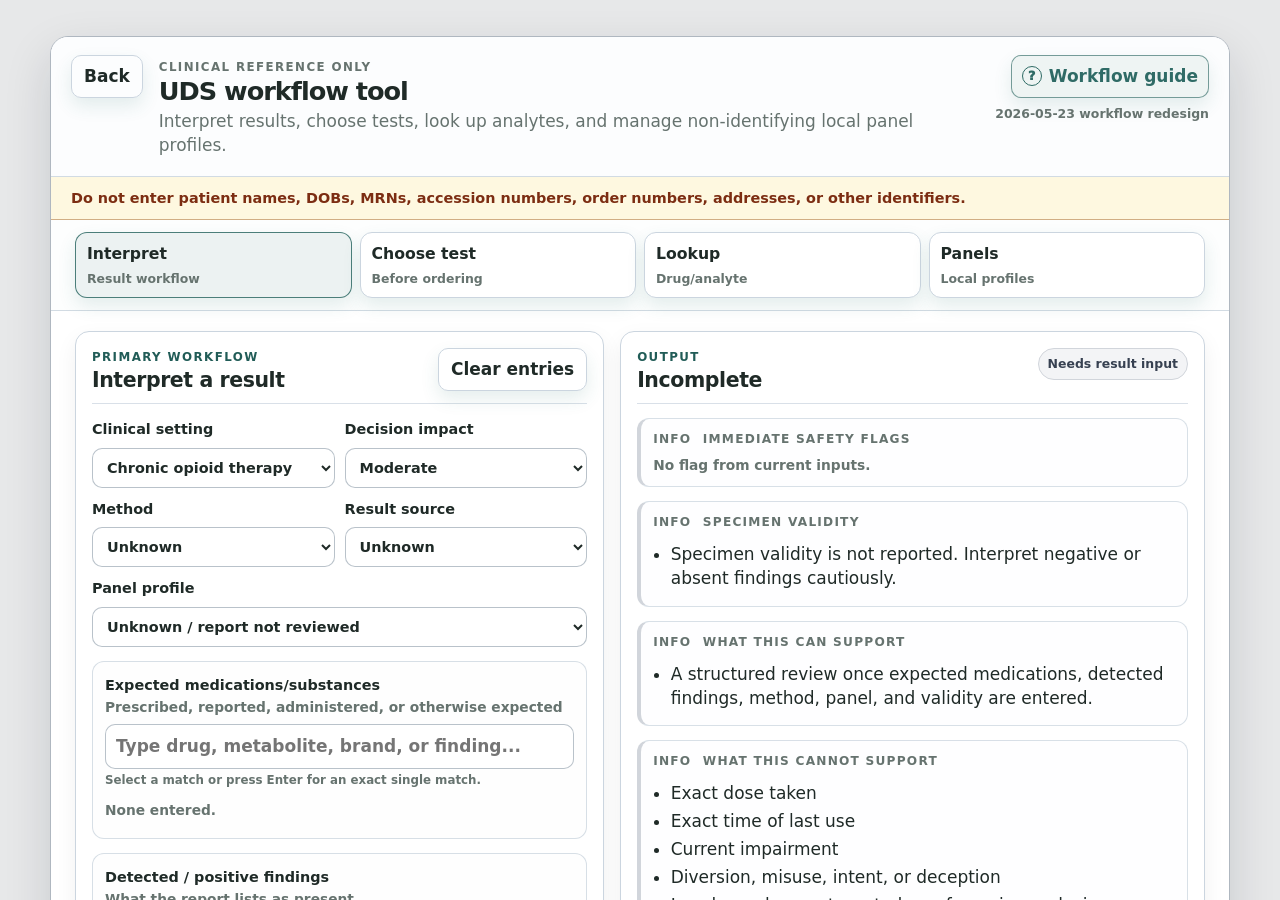
<file: public/UDS.html>
<!doctype html>
<html lang="en">
  <head>
    <meta charset="utf-8" />
    <meta name="viewport" content="width=device-width, initial-scale=1" />
    <meta
      name="description"
      content="A static urine drug screen reference and reconciliation tool for clinical decision support."
    />
    <meta name="robots" content="index, follow" />
    <link rel="canonical" href="https://calc.med/UDS" />
    <meta property="og:type" content="website" />
    <meta property="og:url" content="https://calc.med/UDS" />
    <meta property="og:title" content="Urine Drug Screen (UDS) Tool" />
    <meta
      property="og:description"
      content="A static urine drug screen reference and reconciliation tool for clinical decision support."
    />
    <meta property="og:image" content="https://calc.med/OpioidConversionSite.png" />
    <meta property="og:site_name" content="calc.med" />
    <meta name="twitter:card" content="summary_large_image" />
    <meta name="twitter:title" content="Urine Drug Screen (UDS) Tool" />
    <meta
      name="twitter:description"
      content="A static urine drug screen reference and reconciliation tool for clinical decision support."
    />
    <meta name="twitter:image" content="https://calc.med/OpioidConversionSite.png" />
    <title>Urine Drug Screen (UDS) Tool</title>
    <link rel="icon" href="/favicon.svg?v=20260523-production" type="image/svg+xml" />
    <script type="application/ld+json">
      {
        "@context": "https://schema.org",
        "@type": "WebApplication",
        "name": "Urine Drug Screen (UDS) Tool",
        "url": "https://calc.med/UDS",
        "applicationCategory": "HealthApplication",
        "operatingSystem": "Any",
        "description": "A static urine drug screen reference and reconciliation tool for clinical decision support.",
        "isAccessibleForFree": true,
        "publisher": {
          "@type": "Organization",
          "name": "calc.med",
          "url": "https://calc.med"
        }
      }
    </script>
    <script>
      (() => {
        try {
          const storedTheme = localStorage.getItem("opioid-conversion-theme");
          const theme = storedTheme || "light";
          document.documentElement.dataset.theme = theme;
        } catch {
          document.documentElement.dataset.theme = "light";
        }
      })();
    </script>
    <link rel="stylesheet" href="/styles.css?v=20260808-consumer-ui-1" />
    <link rel="stylesheet" href="/uds-tool.css?v=20260808-consumer-ui-1" />
    <link rel="stylesheet" href="/uds-workflow-guide.css?v=20260808-consumer-ui-1" />
  </head>
  <body>
    <section aria-labelledby="udsModalTitle" class="uds-screen" id="udsModal">
      <noscript>Enable JavaScript to use the UDS workflow tool.</noscript>
    </section>

    <script src="/uds-tool.js?v=20260808-consumer-ui-1"></script>
    <script src="/uds-workflow-guide.js?v=20260808-consumer-ui-1"></script>
  </body>
</html>
</file>
<file: styles.css>
:root {
  --page: #f8f7f2;
  --surface: #ffffff;
  --surface-soft: #eef5f3;
  --surface-warm: #fbfcfa;
  --ink: #1f2a27;
  --muted: #66736f;
  --line: #b8ccc6;
  --accent: #28706a;
  --accent-dark: #1f5955;
  --accent-soft: #e8f3f2;
  --accent-border: #9fc9c3;
  --warning: #6f470d;
  --warning-soft: #fff6de;
  --danger: #7f2620;
  --danger-soft: #fff2df;
  --stage: #314f55;
  --focus: #9c6b10;
  --shadow: 0 18px 42px rgba(35, 52, 48, 0.058);
  --shadow-soft: 0 9px 24px rgba(35, 52, 48, 0.04);
  --banner-end: #46676b;
  --banner-text: #f8fbfa;
  --eyebrow: #3f625d;
  --warning-border: rgba(111, 71, 13, 0.42);
  --warning-body: #000000;
  --tabs-border: #afc5be;
  --tabs-bg: rgba(255, 255, 255, 0.9);
  --tabs-shadow: rgba(35, 52, 48, 0.036);
  --tab-separator: rgba(111, 136, 130, 0.62);
  --tab-hover-border: #a8beb7;
  --tab-hover-bg: rgba(248, 252, 251, 0.98);
  --active-tab-inset: rgba(255, 255, 255, 0.8);
  --active-tab-shadow: rgba(40, 112, 106, 0.08);
  --control-hover-border: #9bbab2;
  --control-hover-bg: #f8fcfb;
  --note-bg: #eef7f5;
  --note-warning-text: #5e3a00;
  --button-text: #ffffff;
  --input-inset: rgba(255, 255, 255, 0.8);
  --button-shadow: rgba(40, 112, 106, 0.12);
  --button-hover-shadow: rgba(40, 112, 106, 0.15);
  --button-active-shadow: rgba(40, 112, 106, 0.09);
  --soft-shadow: rgba(31, 42, 39, 0.055);
  --secondary-shadow: rgba(31, 42, 39, 0.045);
  --secondary-hover-shadow: rgba(31, 42, 39, 0.06);
  --table-header-line: #9eb9b1;
  --table-stripe: rgba(241, 247, 245, 0.64);
  --footer-bg: rgba(255, 255, 255, 0.86);
  --logo-card-bg: #ffffff;
  --reference-border: #aeb7b4;
  --reference-bg: #fbfaf6;
  --reference-label-bg: #2f3433;
  --reference-label-text: #fffdf7;
  --reference-text: #252b29;
  --reference-hover-bg: #ece8dd;
  --reference-hover-text: #111615;
  --reference-separator: #c9cfcc;
  --reference-shadow: rgba(31, 42, 39, 0.12);
}

:root[data-theme="dark"] {
  color-scheme: dark;
  --page: #0d1110;
  --surface: #151b1a;
  --surface-soft: #1d2322;
  --surface-warm: #181f1e;
  --ink: #e3ded6;
  --muted: #b7ada3;
  --line: #4f625c;
  --accent: #78aaa3;
  --accent-dark: #b8d0ca;
  --accent-soft: #182825;
  --accent-border: #6f8d85;
  --warning: #bda67b;
  --warning-soft: #1a1815;
  --danger: #dfa29a;
  --danger-soft: #241b1a;
  --stage: #13282d;
  --focus: #d8a657;
  --shadow: 0 18px 42px rgba(0, 0, 0, 0.32);
  --shadow-soft: 0 9px 24px rgba(0, 0, 0, 0.24);
  --banner-end: #253f42;
  --banner-text: #f0f6f4;
  --eyebrow: #9fc0b9;
  --warning-border: rgba(189, 166, 123, 0.22);
  --warning-body: #cfc8bc;
  --tabs-border: #596d66;
  --tabs-bg: rgba(21, 27, 26, 0.94);
  --tabs-shadow: rgba(0, 0, 0, 0.2);
  --tab-separator: rgba(139, 160, 154, 0.54);
  --tab-hover-border: #6b817a;
  --tab-hover-bg: #1a201f;
  --active-tab-inset: rgba(255, 255, 255, 0.04);
  --active-tab-shadow: rgba(0, 0, 0, 0.24);
  --control-hover-border: #6a8079;
  --control-hover-bg: #1b2221;
  --note-bg: #1b2724;
  --note-warning-text: #d6ccb8;
  --button-text: #0b1715;
  --input-inset: rgba(255, 255, 255, 0.04);
  --button-shadow: rgba(0, 0, 0, 0.22);
  --button-hover-shadow: rgba(0, 0, 0, 0.26);
  --button-active-shadow: rgba(0, 0, 0, 0.18);
  --soft-shadow: rgba(0, 0, 0, 0.22);
  --secondary-shadow: rgba(0, 0, 0, 0.18);
  --secondary-hover-shadow: rgba(0, 0, 0, 0.24);
  --table-header-line: #708982;
  --table-stripe: rgba(37, 44, 40, 0.68);
  --footer-bg: rgba(28, 35, 32, 0.9);
  --logo-card-bg: #151b1a;
  --reference-border: #7c8581;
  --reference-bg: #1b1e1d;
  --reference-label-bg: #d6d0c3;
  --reference-label-text: #141817;
  --reference-text: #e5ded2;
  --reference-hover-bg: #282d2b;
  --reference-hover-text: #fff9ed;
  --reference-separator: #626b67;
  --reference-shadow: rgba(0, 0, 0, 0.24);
}

* {
  box-sizing: border-box;
}

html {
  color-scheme: light;
}

body {
  margin: 0;
  min-width: 320px;
  background: var(--page);
  color: var(--ink);
  font-size: 17px;
  font-family:
    Inter, ui-sans-serif, system-ui, -apple-system, BlinkMacSystemFont, "Segoe UI",
    sans-serif;
  line-height: 1.56;
  text-rendering: optimizeLegibility;
}

body.modal-open {
  overflow: hidden;
}

body.uds-screen-open .site-header,
body.uds-screen-open > main,
body.uds-screen-open footer {
  display: none;
}

.environment-banner {
  padding: 10px 16px;
  background: linear-gradient(90deg, var(--stage), var(--banner-end));
  color: var(--banner-text);
}

.utility-bar-content {
  display: flex;
  flex-wrap: wrap;
  gap: 18px;
  align-items: center;
  justify-content: space-between;
  width: min(1180px, calc(100% - 32px));
  margin: 0 auto;
}

.utility-brand {
  display: flex;
  flex-wrap: wrap;
  gap: 8px 14px;
  align-items: baseline;
}

.utility-brand strong {
  color: var(--banner-text);
  font-size: 1.02rem;
  font-weight: 900;
  letter-spacing: 0.01em;
}

.utility-brand span {
  color: color-mix(in srgb, var(--banner-text) 78%, transparent);
  font-size: 0.92rem;
  font-weight: 700;
}

.utility-actions {
  display: flex;
  flex-wrap: wrap;
  gap: 10px;
  align-items: center;
  justify-content: flex-end;
}

a {
  color: var(--accent-dark);
}

a:hover {
  color: var(--warning);
}

button,
input,
select {
  font: inherit;
}

button:focus-visible,
input:focus-visible,
select:focus-visible,
a:focus-visible {
  outline: 3px solid var(--focus);
  outline-offset: 3px;
}

.site-header {
  width: min(1180px, calc(100% - 32px));
  margin: 0 auto;
  padding: 28px 0 0;
}

.theme-toggle {
  display: inline-flex;
  flex: 0 0 auto;
  gap: 8px;
  align-items: center;
  justify-content: center;
  width: 158px;
  min-height: 38px;
  padding: 0 10px;
  border: 1.5px solid rgba(255, 255, 255, 0.86);
  border-radius: 9px;
  background: #f8fbfa;
  color: #24484a;
  box-shadow:
    inset 0 0 0 1px rgba(40, 112, 106, 0.1),
    0 5px 14px rgba(11, 24, 26, 0.16);
  font-size: 0.88rem;
  font-weight: 900;
  letter-spacing: 0.01em;
  white-space: nowrap;
}

.reference-control-group {
  display: inline-flex;
  align-items: stretch;
  min-height: 38px;
  overflow: hidden;
  border: 1.5px solid var(--reference-border);
  border-radius: 9px;
  background: var(--reference-bg);
  box-shadow:
    inset 0 0 0 1px rgba(255, 255, 255, 0.38),
    0 5px 14px var(--reference-shadow);
}

.reference-control-label {
  display: inline-flex;
  align-items: center;
  padding: 0 12px;
  border-right: 1.5px solid var(--reference-border);
  background: var(--reference-label-bg);
  color: var(--reference-label-text);
  font-size: 0.76rem;
  font-weight: 950;
  letter-spacing: 0.08em;
  text-transform: uppercase;
  white-space: nowrap;
}

.topbar-reference-button {
  width: 62px;
  position: relative;
  min-height: 38px;
  border: 0;
  border-radius: 0;
  padding: 0 16px;
  background: transparent;
  color: var(--reference-text);
  box-shadow: none;
  font-size: 0.88rem;
  font-weight: 900;
}

.topbar-reference-button:hover {
  background: var(--reference-hover-bg);
  color: var(--reference-hover-text);
  box-shadow: none;
  transform: none;
}

.topbar-reference-button + .topbar-reference-button {
  border-left: 1.5px solid var(--reference-separator);
}

.theme-toggle-track {
  position: relative;
  width: 37px;
  height: 21px;
  flex: 0 0 37px;
  border: 1.5px solid rgba(40, 112, 106, 0.42);
  border-radius: 999px;
  background: #dfeeea;
}

.theme-toggle-thumb {
  position: absolute;
  top: 4px;
  left: 4px;
  width: 12px;
  height: 12px;
  border-radius: 999px;
  background: var(--stage);
  transition: transform 160ms ease;
}

:root[data-theme="dark"] .theme-toggle-thumb {
  transform: translateX(17px);
}

:root[data-theme="dark"] .theme-toggle {
  border-color: rgba(168, 196, 189, 0.58);
  background: #111b1c;
  color: #e7f0ed;
  box-shadow:
    inset 0 0 0 1px rgba(120, 170, 163, 0.13),
    0 5px 14px rgba(0, 0, 0, 0.2);
}

:root[data-theme="dark"] .theme-toggle-track {
  border-color: rgba(120, 170, 163, 0.5);
  background: #1d2a29;
}

:root[data-theme="dark"] .theme-toggle-thumb {
  background: #78aaa3;
}

.intro-layout {
  --warning-right-inset: 40px;
  display: grid;
  grid-template-columns: minmax(0, 780px) minmax(220px, 1fr);
  column-gap: 0;
  row-gap: 24px;
  align-items: center;
  margin: 0 0 24px;
}

.hero-copy-stack {
  display: grid;
  gap: 26px;
}

.header-copy {
  max-width: 780px;
}

.brand-logo-card {
  align-self: end;
  justify-self: center;
  width: clamp(194px, 19.8vw, 264px);
  padding: 12px;
  border: 1.5px solid var(--line);
  border-radius: 14px;
  background: var(--logo-card-bg);
  box-shadow: var(--shadow-soft);
  transform: translate(calc(var(--warning-right-inset) / -2), -15%) scale(1.15);
  transform-origin: top right;
}

.brand-logo-card img {
  display: block;
  width: 100%;
  height: auto;
  border-radius: 8px;
  transition: filter 0.3s ease, opacity 0.3s ease;
}

:root[data-theme="dark"] .brand-logo-card img {
  filter: brightness(0.72) contrast(1.02) saturate(0.88);
  opacity: 0.88;
}

:root[data-theme="dark"] .brand-logo-card img:hover {
  filter: brightness(1) contrast(1) saturate(1);
  opacity: 1;
}

.eyebrow {
  margin: 0 0 8px;
  color: var(--eyebrow);
  font-size: 0.86rem;
  font-weight: 800;
  letter-spacing: 0;
  text-transform: uppercase;
}

h1,
h2,
h3,
p {
  overflow-wrap: anywhere;
}

h1 {
  max-width: 780px;
  margin: 0;
  font-size: 2.65rem;
  line-height: 1.05;
  letter-spacing: 0;
}

h2 {
  margin: 0;
  font-size: 1.45rem;
  line-height: 1.2;
  letter-spacing: 0;
}

h3 {
  margin: 0;
  font-size: 1.06rem;
  line-height: 1.3;
  letter-spacing: 0;
}

.header-copy p:not(.eyebrow) {
  max-width: 780px;
  margin: 16px 0 0;
  color: var(--muted);
  font-size: 1.12rem;
  font-weight: 650;
}

main {
  width: min(1180px, calc(100% - 32px));
  margin: 0 auto;
}

.safety-banner {
  display: grid;
  grid-template-columns: minmax(0, 1fr);
  gap: 0;
  justify-self: start;
  align-items: center;
  width: calc(100% - var(--warning-right-inset));
  margin: 0;
  padding: 12px 22px 17px;
  border: 1.5px solid var(--warning-border);
  border-radius: 10px;
  background: var(--warning-soft);
  box-shadow: var(--shadow-soft);
}

.safety-banner strong {
  display: block;
  margin-bottom: 6px;
  color: var(--danger);
  font-size: 1.12rem;
}

.safety-banner p {
  margin: 0;
  color: var(--warning-body);
  font-size: calc(1rem - 1.333px);
  font-weight: 650;
}

.safety-banner p + p {
  margin-top: 8px;
}

.calculator-tabs {
  display: grid;
  grid-template-columns: repeat(5, minmax(0, 1fr));
  width: 100%;
  margin: 26px 0;
  padding: 6px;
  border: 1.5px solid var(--tabs-border);
  border-radius: 10px;
  background: var(--tabs-bg);
  box-shadow: 0 8px 22px var(--tabs-shadow);
}

.calculator-tab {
  position: relative;
  display: grid;
  gap: 3px;
  align-content: center;
  justify-items: center;
  min-height: 58px;
  border: 1.5px solid transparent;
  border-radius: 7px;
  padding: 10px 20px;
  background: transparent;
  color: var(--ink);
  cursor: pointer;
  text-align: center;
  box-shadow: none;
  transition:
    background-color 160ms ease,
    border-color 160ms ease,
    box-shadow 160ms ease,
    color 160ms ease,
    transform 120ms ease;
}

.calculator-tab:not(:first-child)::before {
  position: absolute;
  top: 8px;
  bottom: 8px;
  left: -1px;
  width: 2px;
  background: var(--tab-separator);
  content: "";
}

.calculator-tab.is-active::before,
.calculator-tab.is-active + .calculator-tab::before {
  display: none;
}

.calculator-tab span {
  width: 100%;
  font-size: 1rem;
  font-weight: 850;
  text-align: center;
}

.calculator-tab small {
  width: 100%;
  color: var(--muted);
  font-size: 0.86rem;
  font-weight: 650;
  text-align: center;
}

.calculator-tab.is-active {
  border-color: var(--accent);
  background: var(--accent-soft);
  color: var(--accent-dark);
  box-shadow:
    inset 0 1px 0 var(--active-tab-inset),
    0 6px 16px var(--active-tab-shadow);
}

.calculator-tab:hover {
  border-color: var(--tab-hover-border);
  background: var(--tab-hover-bg);
  box-shadow: none;
}

.calculator-tab.is-active:hover {
  background: var(--accent-soft);
}

.calculator-tab:active {
  box-shadow: none;
  transform: translateY(0);
}

.calculator-layout,
.methadone-layout,
.buprenorphine-layout,
.benzo-layout {
  display: grid;
  grid-template-columns: minmax(0, 1.05fr) minmax(320px, 0.95fr);
  gap: 24px;
  align-items: start;
  margin: 24px 0;
}

.calculator-panel,
.result-panel,
.reference-section {
  min-width: 0;
  border: 1.5px solid var(--line);
  border-radius: 10px;
  background: var(--surface);
  box-shadow: var(--shadow);
}

.calculator-panel,
.result-panel {
  padding: 26px;
}

@media (min-width: 851px) {
  #mainCalculatorSection > .result-panel,
  .methadone-layout > .result-panel {
    position: sticky;
    top: 18px;
  }
}

.compact-section {
  margin: 24px 0;
  border-top: 2px solid var(--line);
  border-bottom: 2px solid var(--line);
}

.compact-section > summary {
  display: flex;
  gap: 18px;
  align-items: center;
  justify-content: space-between;
  padding: 18px 0;
  cursor: pointer;
  list-style: none;
}

.compact-section > summary::-webkit-details-marker {
  display: none;
}

.compact-title {
  display: grid;
  gap: 5px;
}

.compact-title .eyebrow {
  margin: 0;
}

.compact-title strong {
  color: var(--ink);
  font-size: 1.28rem;
  line-height: 1.2;
}

.compact-title span:last-child {
  color: var(--muted);
  font-size: 0.95rem;
}

.summary-action {
  flex: 0 0 auto;
  border: 1.5px solid var(--line);
  border-radius: 8px;
  padding: 8px 12px;
  background: var(--surface-soft);
  color: var(--ink);
  font-weight: 850;
}

.summary-action::before {
  content: "Show";
}

.compact-section[open] .summary-action::before {
  content: "Hide";
}

.compact-section-body.methadone-layout,
.compact-section-body.buprenorphine-layout,
.compact-section-body.reference-section {
  margin: 0 0 24px;
}

.organ-context {
  margin: 24px 0;
  border: 1.5px solid var(--line);
  border-radius: 8px;
  background: var(--surface-soft);
}

.organ-context > summary {
  display: flex;
  gap: 18px;
  align-items: center;
  justify-content: space-between;
  padding: 16px;
  cursor: pointer;
  list-style: none;
}

.organ-context > summary::-webkit-details-marker {
  display: none;
}

.organ-context > summary strong {
  display: block;
  font-size: 1.05rem;
}

.organ-context[open] .summary-action::before {
  content: "Hide";
}

.organ-context .context-grid {
  padding: 0 16px 16px;
}

.specialty-section {
  margin: 24px 0;
}

.specialty-tool-panel {
  margin: 0;
}

.section-heading,
.subsection-heading {
  margin-bottom: 20px;
  padding-bottom: 14px;
  border-bottom: 2px solid var(--line);
}

.field-grid {
  display: grid;
  gap: 18px;
}

.compact-grid {
  grid-template-columns: repeat(2, minmax(0, 1fr));
  align-items: start;
}

.compact-grid > label {
  align-content: start;
}

.field-stack {
  display: grid;
  gap: 8px;
  align-content: start;
}

#targetField {
  grid-template-columns: minmax(0, 1fr);
}

.target-field {
  margin-top: 24px;
  padding-top: 20px;
  border-top: 2px solid var(--line);
}

.field-stack > label {
  align-content: start;
}

.conversion-field-title {
  display: block;
  color: var(--ink);
  font-size: 1.24rem;
  font-weight: 900;
  letter-spacing: -0.01em;
  line-height: 1.15;
}

.top-grid-note {
  display: block;
  margin-top: 0;
}

label,
.slider-header label {
  display: grid;
  gap: 8px;
  color: var(--ink);
  font-size: 1.01rem;
  font-weight: 800;
}

.field-hint {
  color: var(--muted);
  font-size: 0.94rem;
  font-weight: 700;
}

.is-hidden {
  display: none !important;
}

select,
input[type="number"] {
  width: 100%;
  min-height: 50px;
  border: 1.5px solid var(--line);
  border-radius: 6px;
  background: var(--surface);
  color: var(--ink);
  padding: 11px 13px;
  font-size: 1rem;
  box-shadow: inset 0 1px 0 var(--input-inset);
  transition:
    background-color 160ms ease,
    border-color 160ms ease,
    box-shadow 160ms ease;
}

select:hover,
input[type="number"]:hover {
  border-color: var(--control-hover-border);
  background: var(--control-hover-bg);
}

select {
  cursor: pointer;
}

.subsection {
  margin-top: 24px;
  padding-top: 20px;
  border-top: 2px solid var(--line);
}

#calculationMode + .subsection {
  margin-top: 0;
  padding-top: 0;
  border-top: 0;
}

.subsection-header {
  display: flex;
  gap: 16px;
  align-items: center;
  justify-content: space-between;
}

.regimen-entries {
  display: grid;
  gap: 16px;
  margin-top: 18px;
}

.regimen-entry {
  padding: 18px;
  border: 1.5px solid var(--line);
  border-radius: 8px;
  background: var(--surface);
}

.entry-head {
  display: flex;
  gap: 16px;
  align-items: flex-start;
  justify-content: space-between;
  margin-bottom: 14px;
}

.entry-head h3 {
  margin-top: 0;
  color: var(--accent-dark);
  font-size: 1.28rem;
  font-weight: 900;
  line-height: 1.15;
}

.entry-remove-button {
  min-height: 38px;
  padding: 8px 12px;
}

.regimen-entry-grid {
  display: grid;
  grid-template-columns: repeat(2, minmax(0, 1fr));
  gap: 14px;
}

.regimen-entry-grid > label:first-child {
  grid-column: 1 / -1;
}

.entry-summary {
  margin: 14px 0 0;
  color: var(--muted);
  font-size: 0.98rem;
  font-weight: 650;
}

.slider-group {
  display: grid;
  gap: 12px;
}

.slider-header {
  display: flex;
  gap: 16px;
  align-items: end;
  justify-content: space-between;
}

.percent-input {
  display: grid;
  grid-template-columns: minmax(72px, 92px) auto;
  gap: 8px;
  align-items: center;
}

.percent-input input {
  text-align: right;
}

input[type="range"] {
  width: 100%;
  accent-color: var(--accent);
}

.range-labels {
  display: flex;
  justify-content: space-between;
  color: var(--muted);
  font-size: 0.9rem;
  font-weight: 650;
}

.quick-actions {
  display: flex;
  flex-wrap: wrap;
  gap: 10px;
  margin-top: 14px;
}

.tag-button {
  min-height: 38px;
  border: 1.5px solid var(--line);
  border-radius: 8px;
  background: var(--surface);
  color: var(--ink);
  cursor: pointer;
  font-weight: 750;
  padding: 8px 12px;
  transition:
    background-color 160ms ease,
    border-color 160ms ease,
    box-shadow 160ms ease,
    transform 120ms ease;
}

.tag-button:hover {
  border-color: var(--control-hover-border);
  background: var(--surface-soft);
  box-shadow: 0 6px 14px var(--soft-shadow);
  transform: translateY(-1px);
}

.tag-button:active {
  box-shadow: none;
  transform: translateY(0);
}

.basis-note,
.reference-copy {
  margin: 18px 0 0;
  color: var(--muted);
  font-size: 0.99rem;
  font-weight: 650;
}

.context-grid,
.advisory-grid {
  display: grid;
  grid-template-columns: 1fr;
  gap: 18px;
  margin-top: 24px;
}

.context-card,
.advisory-card {
  padding: 20px;
  border: 1.5px solid var(--line);
  border-radius: 8px;
  background: var(--surface-soft);
}

.context-card h3,
.advisory-card h3 {
  font-size: 1.12rem;
}

.context-summary,
.advisory-card p {
  margin: 14px 0 0;
  color: var(--muted);
}

.note-box {
  padding: 13px 15px;
  border-left: 4px solid var(--accent);
  border-radius: 6px;
  background: var(--note-bg);
}

.note-box-accent {
  border-left-color: var(--warning);
  background: var(--warning-soft);
  color: var(--note-warning-text);
}

.note-box h4 {
  margin: 0 0 8px;
  color: var(--ink);
  font-size: 1.03rem;
  font-weight: 850;
}

.note-box p {
  margin: 0;
  color: var(--ink);
  font-size: 0.93rem;
  font-weight: 650;
  line-height: 1.45;
}

.note-box p + p {
  margin-top: 8px;
}

.button-row {
  display: flex;
  flex-wrap: wrap;
  gap: 12px;
  margin-top: 22px;
}

button {
  min-height: 46px;
  border: 0;
  border-radius: 8px;
  background: var(--accent);
  color: var(--button-text);
  cursor: pointer;
  font-size: 1rem;
  font-weight: 800;
  padding: 10px 16px;
  box-shadow: 0 8px 18px var(--button-shadow);
  transition:
    background-color 160ms ease,
    border-color 160ms ease,
    box-shadow 160ms ease,
    color 160ms ease,
    transform 120ms ease;
}

button:hover {
  background: var(--accent-dark);
  box-shadow: 0 10px 22px var(--button-hover-shadow);
  transform: translateY(-1px);
}

button:active {
  box-shadow: 0 4px 12px var(--button-active-shadow);
  transform: translateY(0);
}

.secondary-button {
  border: 1.5px solid var(--line);
  background: var(--surface);
  color: var(--ink);
  box-shadow: 0 6px 16px var(--secondary-shadow);
}

.secondary-button:hover {
  border-color: var(--control-hover-border);
  background: var(--surface-soft);
  box-shadow: 0 8px 20px var(--secondary-hover-shadow);
}

.theme-toggle:hover {
  border-color: rgba(255, 255, 255, 0.96);
  background: #ffffff;
  color: #183638;
  box-shadow:
    inset 0 0 0 1px rgba(40, 112, 106, 0.14),
    0 6px 15px rgba(11, 24, 26, 0.2);
  transform: none;
}

:root[data-theme="dark"] .theme-toggle:hover {
  border-color: rgba(168, 196, 189, 0.74);
  background: #172425;
  color: #f2fbf8;
  box-shadow:
    inset 0 0 0 1px rgba(120, 170, 163, 0.18),
    0 6px 15px rgba(0, 0, 0, 0.24);
}

.theme-toggle:active {
  box-shadow:
    inset 0 0 0 1px rgba(255, 255, 255, 0.16),
    0 3px 10px rgba(11, 24, 26, 0.1);
  transform: none;
}

.secondary-button:disabled {
  cursor: not-allowed;
  opacity: 0.55;
  box-shadow: none;
  transform: none;
}

.dose-result {
  display: flex;
  gap: 10px;
  align-items: baseline;
  min-height: 98px;
  margin: 8px 0 10px;
  padding: 8px 0;
  color: var(--accent-dark);
}

#finalDose,
#methadoneConservativeMmeDose,
#methadoneFinalDose,
#benzoFinalDose {
  font-size: 4.35rem;
  font-weight: 850;
  line-height: 1;
}

#finalUnit,
#methadoneConservativeMmeUnit,
#methadoneFinalUnit,
#benzoFinalUnit {
  font-size: 1.5rem;
  font-weight: 800;
}

.secondary-dose-card {
  margin: 18px 0 24px;
  padding: 18px;
  border: 1.5px solid var(--line);
  border-left: 5px solid var(--accent);
  border-radius: 8px;
  background: var(--note-bg);
}

.secondary-dose-result {
  margin: 6px 0;
}

.secondary-dose-card p {
  margin: 0;
  color: var(--muted);
  font-weight: 700;
}

.calculation-steps {
  display: grid;
  gap: 0;
  margin: 0;
}

.calculation-steps div {
  display: grid;
  grid-template-columns: minmax(180px, 0.9fr) minmax(0, 1.1fr);
  gap: 16px;
  align-items: center;
  min-height: 56px;
  padding: 10px 0;
  border-top: 2px solid var(--line);
}

.calculation-steps .wrap-step {
  grid-template-columns: 1fr;
  align-items: start;
  gap: 4px;
}

.calculation-steps div:last-child {
  border-bottom: 2px solid var(--line);
}

dt {
  color: var(--muted);
  font-weight: 800;
}

dd {
  margin: 0;
  color: var(--ink);
  font-weight: 850;
  font-size: 1.02rem;
  text-align: right;
  overflow-wrap: anywhere;
}

.calculation-steps .wrap-step dd {
  text-align: left;
}

.clinical-notes {
  margin-top: 22px;
}

.clinical-notes ul {
  margin: 0;
  padding-left: 20px;
}

.clinical-notes li {
  margin: 8px 0;
  line-height: 1.58;
}

.schedule-summary {
  display: grid;
  gap: 12px;
  margin-bottom: 20px;
}

.schedule-summary div {
  display: grid;
  gap: 4px;
  border-top: 2px solid var(--line);
  padding-top: 12px;
}

.schedule-summary div:first-child {
  border-top: 0;
  padding-top: 0;
}

.schedule-summary div:last-child {
  border-bottom: 2px solid var(--line);
  padding-bottom: 12px;
}

.summary-label {
  color: var(--muted);
  font-size: 0.88rem;
  font-weight: 800;
  letter-spacing: 0;
  text-transform: uppercase;
}

.schedule-table-wrap,
.regimen-table-wrap {
  margin-top: 8px;
}

.schedule-table {
  min-width: 560px;
}

.regimen-table {
  min-width: 620px;
}

.result-panel .regimen-table,
.result-panel .schedule-table {
  min-width: 0;
  table-layout: fixed;
}

.result-panel .regimen-table th,
.result-panel .regimen-table td,
.result-panel .schedule-table th,
.result-panel .schedule-table td {
  padding: 12px 10px;
  overflow-wrap: break-word;
  word-break: normal;
}

.result-panel .regimen-table th:last-child,
.result-panel .regimen-table td:last-child,
.result-panel .schedule-table th:last-child,
.result-panel .schedule-table td:last-child {
  text-align: left;
}

.result-panel .regimen-table th:nth-child(1),
.result-panel .regimen-table td:nth-child(1) {
  width: 36%;
}

.result-panel .regimen-table th:nth-child(2),
.result-panel .regimen-table td:nth-child(2) {
  width: 29%;
}

.result-panel .regimen-table th:nth-child(3),
.result-panel .regimen-table td:nth-child(3) {
  width: 35%;
}

.result-panel .schedule-table th:nth-child(1),
.result-panel .schedule-table td:nth-child(1) {
  width: 11%;
}

.result-panel .schedule-table th:nth-child(2),
.result-panel .schedule-table td:nth-child(2) {
  width: 35%;
}

.result-panel .schedule-table th:nth-child(3),
.result-panel .schedule-table td:nth-child(3) {
  width: 54%;
}

.output-stack {
  display: grid;
  gap: 2px;
}

.output-detail {
  color: var(--muted);
  font-size: 0.9rem;
  font-weight: 650;
}

.source-table {
  min-width: 720px;
}

.pharmacokinetics-table {
  min-width: 1060px;
  table-layout: fixed;
}

.pk-reference-block {
  display: grid;
  gap: 14px;
}

.pk-interactive-layout {
  display: grid;
  grid-template-columns: minmax(0, 1fr) minmax(430px, 0.55fr);
  gap: 18px;
  align-items: start;
}

.pk-graph-grid {
  display: grid;
  grid-template-columns: repeat(auto-fit, minmax(230px, 1fr));
  gap: 14px;
}

.pk-graph-card {
  display: grid;
  gap: 10px;
  min-width: 0;
  min-height: auto;
  border: 1.5px solid var(--line);
  border-radius: 10px;
  padding: 14px;
  background: var(--surface-soft);
  color: var(--ink);
  text-align: left;
  box-shadow: none;
}

.pk-graph-card:hover {
  border-color: color-mix(in srgb, var(--accent) 48%, var(--line));
  background: color-mix(in srgb, var(--surface-soft) 74%, var(--accent-soft));
  box-shadow: none;
  transform: none;
}

.pk-graph-card.is-selected {
  border-color: var(--accent);
  background: var(--surface);
  box-shadow:
    inset 0 0 0 1px color-mix(in srgb, var(--accent) 42%, transparent),
    0 10px 24px var(--secondary-shadow);
}

.pk-graph-card-head {
  display: grid;
  gap: 2px;
}

.pk-graph-card-head strong {
  color: var(--ink);
  font-size: 1rem;
  font-weight: 850;
}

.pk-graph-card-head span,
.pk-graph-meta {
  color: var(--muted);
  font-size: 0.82rem;
  font-weight: 750;
}

.pk-profile-svg {
  width: 100%;
  min-height: 96px;
  overflow: visible;
}

.pk-axis {
  stroke: var(--table-header-line);
  stroke-width: 1.5;
}

.pk-marker {
  stroke: color-mix(in srgb, var(--accent) 42%, transparent);
  stroke-dasharray: 4 4;
  stroke-width: 1.4;
}

.pk-marker-offset {
  stroke: color-mix(in srgb, var(--warning) 48%, transparent);
}

.pk-profile-line {
  fill: none;
  stroke: var(--accent);
  stroke-linecap: round;
  stroke-linejoin: round;
  stroke-width: 4;
}

.pk-axis-label {
  fill: var(--muted);
  font-size: 11px;
  font-weight: 800;
}

.pk-graph-meta {
  display: flex;
  flex-wrap: wrap;
  gap: 6px 12px;
  justify-content: space-between;
}

.pk-selected-detail {
  position: sticky;
  top: 12px;
  z-index: 2;
  display: grid;
  gap: 16px;
  max-height: calc(90vh - 190px);
  overflow: auto;
  border: 1.5px solid color-mix(in srgb, var(--accent) 34%, var(--line));
  border-radius: 10px;
  padding: 18px;
  background: var(--surface);
  box-shadow: 0 10px 24px var(--secondary-shadow);
}

.pk-selected-detail-head {
  display: grid;
  gap: 4px;
}

.pk-selected-detail-head h4,
.pk-selected-detail-head .eyebrow {
  margin: 0;
}

.pk-selected-detail-head h4 {
  color: var(--ink);
  font-size: 1.25rem;
}

.pk-selected-detail-head .pk-selected-route {
  color: var(--muted);
  font-weight: 750;
}

.pk-selected-detail-head p {
  margin: 6px 0 0;
  color: var(--muted);
  font-size: 0.92rem;
  font-weight: 700;
  line-height: 1.45;
}

.pk-selected-detail-grid {
  display: grid;
  grid-template-columns: 1fr;
  gap: 14px 18px;
}

.pk-selected-detail-grid div {
  display: grid;
  gap: 5px;
}

.pk-selected-detail-grid dt {
  color: var(--accent-dark);
  font-size: 0.82rem;
  font-weight: 900;
  letter-spacing: 0.04em;
  text-transform: uppercase;
}

.pk-selected-detail-grid dd {
  margin: 0;
  color: var(--ink);
  font-size: 0.96rem;
  font-weight: 650;
  line-height: 1.55;
  text-align: left;
}

.is-selected-reference-row {
  background: color-mix(in srgb, var(--accent-soft) 72%, var(--surface)) !important;
}

.pk-comparison-details {
  border-top: 2px solid var(--line);
  border-bottom: 2px solid var(--line);
}

.pk-comparison-details > summary {
  display: flex;
  gap: 18px;
  align-items: center;
  justify-content: space-between;
  padding: 16px 0;
  cursor: pointer;
  list-style: none;
}

.pk-comparison-details > summary::-webkit-details-marker {
  display: none;
}

.pk-comparison-details > summary > span:first-child {
  display: grid;
  gap: 5px;
}

.pk-comparison-details > summary strong {
  color: var(--ink);
  font-size: 1.12rem;
  line-height: 1.2;
}

.pk-comparison-details > summary span:last-child:not(.summary-action) {
  color: var(--muted);
  font-size: 0.92rem;
  font-weight: 650;
}

.pk-comparison-details[open] .summary-action::before {
  content: "Hide";
}

.pk-comparison-body {
  display: grid;
  gap: 14px;
  padding: 0 0 18px;
}

.pk-comparison-body .reference-copy {
  margin-top: 0;
}

.pharmacokinetics-table th:nth-child(1),
.pharmacokinetics-table td:nth-child(1) {
  width: 15%;
}

.pharmacokinetics-table th:nth-child(2),
.pharmacokinetics-table td:nth-child(2) {
  width: 17%;
}

.pharmacokinetics-table th:nth-child(3),
.pharmacokinetics-table td:nth-child(3) {
  width: 17%;
}

.pharmacokinetics-table th:nth-child(4),
.pharmacokinetics-table td:nth-child(4) {
  width: 20%;
}

.pharmacokinetics-table th:nth-child(5),
.pharmacokinetics-table td:nth-child(5) {
  width: 16%;
}

.pharmacokinetics-table th:nth-child(6),
.pharmacokinetics-table td:nth-child(6) {
  width: 15%;
}

.pharmacokinetics-table td,
.pharmacokinetics-table th {
  font-size: 0.92rem;
  line-height: 1.5;
  overflow-wrap: anywhere;
}

.table-subtext,
.source-link-stack {
  display: grid;
  gap: 6px;
}

.table-subtext {
  margin-top: 6px;
  color: var(--muted);
  font-size: 0.82rem;
  font-weight: 750;
}

.source-link-stack {
  font-weight: 800;
  overflow-wrap: break-word;
  word-break: normal;
}

.source-link-stack a {
  text-decoration: underline;
  text-underline-offset: 3px;
  transition: color 0.15s ease;
}

.pharmacokinetics-notes {
  padding-top: 2px;
}

.continue-action {
  color: var(--accent-dark);
  font-weight: 850;
}

.taper-action {
  color: var(--warning);
  font-weight: 850;
}

.stop-action {
  color: var(--danger);
  font-weight: 900;
}

.reference-section {
  margin: 24px 0 34px;
  padding: 24px;
}

.methadone-reference-heading {
  margin-top: 28px;
}

.table-wrap {
  overflow-x: auto;
}

table {
  width: 100%;
  min-width: 780px;
  border-collapse: collapse;
}

th,
td {
  border-bottom: 1px solid var(--line);
  padding: 15px 13px;
  text-align: left;
  vertical-align: top;
  font-size: 0.98rem;
}

th {
  background: var(--surface-soft);
  border-bottom: 2px solid var(--table-header-line);
  color: var(--ink);
  font-weight: 850;
}

tbody tr:nth-child(even) {
  background: var(--table-stripe);
}

td:last-child,
th:last-child {
  text-align: right;
}

.source-table td:last-child,
.source-table th:last-child,
.pharmacokinetics-table td:last-child,
.pharmacokinetics-table th:last-child,
.schedule-table td:last-child,
.schedule-table th:last-child {
  text-align: left;
}

footer {
  border-top: 1px solid var(--line);
  background: var(--footer-bg);
}

.footer-content {
  width: min(1180px, calc(100% - 32px));
  margin: 0 auto;
  padding: 11px 0;
  color: var(--muted);
  font-size: 0.9rem;
  font-weight: 650;
}

.reference-modal {
  position: fixed;
  inset: 0;
  z-index: 1000;
  display: grid;
  align-items: center;
  justify-items: center;
  padding: 14px;
  background: rgba(6, 18, 16, 0.58);
}

.reference-dialog {
  width: min(1480px, 100%);
  max-height: min(90vh, 900px);
  overflow: auto;
  border: 1.5px solid var(--line);
  border-radius: 12px;
  background: var(--surface);
  color: var(--ink);
  box-shadow: 0 24px 72px rgba(0, 0, 0, 0.28);
}

.reference-modal-header {
  display: flex;
  gap: 18px;
  align-items: start;
  justify-content: space-between;
  padding: 22px 24px 18px;
  border-bottom: 2px solid var(--line);
  background: var(--surface-soft);
}

.reference-modal-header h2,
.reference-modal-header p {
  margin: 0;
}

.reference-modal-header > div {
  display: grid;
  gap: 6px;
}

.reference-modal-header .eyebrow {
  margin: 0;
}

.reference-modal-header p:not(.eyebrow) {
  color: var(--muted);
  font-weight: 700;
}

.modal-close-button {
  flex: 0 0 auto;
}

.reference-modal-body {
  display: grid;
  gap: 28px;
  padding: 24px;
}

.uds-screen {
  padding: 22px 16px 44px;
  background: var(--page);
}

.uds-screen-shell {
  width: min(1462px, 85%);
  margin: 0 auto;
  border: 1.5px solid var(--line);
  border-radius: 12px;
  background: var(--surface);
  color: var(--ink);
  box-shadow: 0 16px 42px var(--secondary-shadow);
}

@media (max-width: 1040px) {
  .uds-screen-shell {
    width: 100%;
  }
}

.uds-screen-header {
  display: grid;
  grid-template-columns: auto minmax(0, 1fr) auto;
  gap: 18px;
  align-items: start;
  padding: 22px 24px 18px;
  border-bottom: 2px solid var(--line);
  background: var(--surface-soft);
}

.uds-screen-header h2,
.uds-screen-header p {
  margin: 0;
}

.uds-screen-header > div {
  display: grid;
  gap: 6px;
}

.uds-screen-header .eyebrow {
  margin: 0;
}

.uds-screen-header p:not(.eyebrow) {
  color: var(--muted);
  font-weight: 700;
}

.uds-back-button {
  min-width: 92px;
  border-color: var(--reference-border);
  background: var(--reference-label-bg);
  color: var(--reference-label-text);
  font-weight: 900;
  box-shadow: 0 8px 18px var(--reference-shadow);
}

.uds-back-button:hover {
  border-color: var(--reference-separator);
  background: var(--reference-hover-bg);
  color: var(--reference-hover-text);
}

.uds-value-button {
  align-self: start;
  border-color: var(--reference-border);
  background: var(--reference-bg);
  color: var(--reference-text);
  font-size: 0.86rem;
  font-weight: 900;
  box-shadow: 0 7px 16px var(--reference-shadow);
  white-space: nowrap;
}

.uds-value-button:hover {
  border-color: var(--reference-separator);
  background: var(--reference-hover-bg);
  color: var(--reference-hover-text);
}

.uds-value-dialog {
  width: min(980px, 100%);
}

.uds-value-body {
  gap: 18px;
}

.uds-value-summary-card,
.uds-value-impact,
.uds-value-grid article {
  padding: 16px;
  border: 2px solid var(--line);
  border-radius: 11px;
  background: var(--surface-warm);
}

.uds-value-summary-card h3,
.uds-value-impact h3,
.uds-value-grid h3,
.uds-value-summary-card p,
.uds-value-impact p,
.uds-value-grid p {
  margin: 0;
}

.uds-value-summary-card h3,
.uds-value-impact h3,
.uds-value-grid h3 {
  color: var(--eyebrow);
  font-size: 0.86rem;
  font-weight: 950;
  letter-spacing: 0.08em;
  text-transform: uppercase;
}

.uds-value-summary-card p,
.uds-value-impact p,
.uds-value-grid p {
  margin-top: 8px;
  color: var(--ink);
  font-weight: 700;
  line-height: 1.48;
}

.uds-value-grid {
  display: grid;
  grid-template-columns: repeat(2, minmax(0, 1fr));
  gap: 14px;
}

.uds-screen-body {
  display: grid;
  gap: 28px;
  padding: 24px;
}

@media (max-width: 960px) {
  .pk-interactive-layout,
  .compact-grid,
  .regimen-entry-grid {
    grid-template-columns: 1fr;
  }

  .regimen-entry-grid > label:first-child {
    grid-column: auto;
  }
}

@media (max-width: 850px) {
  .intro-layout,
  .safety-banner,
  .calculator-layout,
  .methadone-layout,
  .buprenorphine-layout,
  .benzo-layout {
    grid-template-columns: 1fr;
  }

  .calculator-tabs {
    grid-template-columns: repeat(2, minmax(0, 1fr));
    width: 100%;
  }

  .calculator-tab::before {
    display: none;
  }

  .site-header {
    padding-top: 22px;
  }

  .brand-logo-card {
    align-self: auto;
    justify-self: center;
    width: clamp(122px, 34vw, 168px);
    padding: 8px;
    transform: none;
  }

  h1 {
    font-size: 2.2rem;
  }
}

@media (max-width: 560px) {
  .site-header,
  main,
  .footer-content {
    width: min(100% - 22px, 1180px);
  }

  h1 {
    font-size: 1.9rem;
  }

  .calculator-tabs {
    grid-template-columns: 1fr;
  }

  .calculator-panel,
  .result-panel,
  .reference-section,
  .safety-banner,
  .context-card,
  .advisory-card,
  .regimen-entry {
    padding: 16px;
  }

  .compact-section > summary,
  .organ-context > summary,
  .subsection-header,
  .entry-head,
  .slider-header {
    align-items: stretch;
    display: grid;
  }

  .button-row {
    display: grid;
  }

  button,
  .tag-button {
    width: 100%;
  }

  .theme-toggle {
    width: auto;
  }

  .reference-control-group {
    width: 100%;
  }

  .reference-control-label {
    flex: 1 1 auto;
  }

  .topbar-reference-button {
    flex: 1 1 0;
    width: auto;
  }

  .reference-modal {
    padding: 12px;
  }

  .reference-modal-header,
  .reference-modal-body,
  .uds-screen-header,
  .uds-screen-body {
    padding-right: 18px;
    padding-left: 18px;
  }

  .reference-modal-header,
  .uds-screen-header {
    display: grid;
  }

  .uds-screen-header {
    grid-template-columns: 1fr;
  }

  .uds-back-button {
    width: max-content;
  }

  .uds-value-button {
    width: max-content;
  }

  .uds-value-grid {
    grid-template-columns: 1fr;
  }

  .pk-selected-detail-grid {
    grid-template-columns: 1fr;
  }

  #finalDose,
  #methadoneConservativeMmeDose,
  #methadoneFinalDose,
  #benzoFinalDose {
    font-size: 3.1rem;
  }

  .calculation-steps div {
    display: grid;
    gap: 4px;
    justify-content: stretch;
    padding: 10px 0;
  }

  dd {
    text-align: left;
  }
}
</file>
<file: uds-tool.css>
/* UDS workflow redesign: minimal, PHI-safe clinical reference interface */
:root {
  --uds-neutral-fg: #374151;
  --uds-neutral-bg: #f3f4f6;
  --uds-neutral-border: #d1d5db;
  --uds-compatible-fg: #065f46;
  --uds-compatible-bg: #ecfdf5;
  --uds-compatible-border: #10b981;
  --uds-caution-fg: #92400e;
  --uds-caution-bg: #fffbeb;
  --uds-caution-border: #f59e0b;
  --uds-method-fg: #1e3a8a;
  --uds-method-bg: #eff6ff;
  --uds-method-border: #3b82f6;
  --uds-warning-fg: #991b1b;
  --uds-warning-bg: #fef2f2;
  --uds-warning-border: #ef4444;
  --uds-content-padding-x: 24px;
}

.uds-screen {
  position: fixed;
  inset: 0;
  z-index: 100;
  overflow: auto;
  background: color-mix(in srgb, var(--background, #f6f7f8) 94%, #000 6%);
  color: var(--ink, #1f2933);
}

.uds-screen.is-hidden,
#udsModal .is-hidden {
  display: none !important;
}

.uds-shell {
  width: min(1180px, calc(100% - 28px));
  min-height: calc(100vh - 28px);
  margin: 14px auto;
  border: 1px solid color-mix(in srgb, var(--border, #cbd5df) 86%, #000 14%);
  border-radius: 18px;
  background: var(--surface, #ffffff);
  box-shadow: 0 18px 48px rgba(15, 23, 42, 0.14);
  overflow: hidden;
}

.uds-header {
  display: grid;
  grid-template-columns: auto minmax(0, 1fr) auto;
  gap: 16px;
  align-items: start;
  padding: 18px 20px;
  border-bottom: 1px solid color-mix(in srgb, var(--border, #cbd5df) 86%, transparent);
  background: color-mix(in srgb, var(--surface, #fff) 88%, #eaf0f6 12%);
}

.uds-title-block h2,
.uds-title-block p,
.uds-card h3,
.uds-card p,
.uds-card-head h3,
.uds-card-head p {
  margin: 0;
}

.uds-title-block h2 {
  font-size: clamp(1.55rem, 2vw, 2.2rem);
  letter-spacing: -0.04em;
}

.uds-title-block p {
  max-width: 62rem;
  margin-top: 4px;
  color: var(--muted, #5b6673);
  line-height: 1.4;
}

.uds-eyebrow {
  margin: 0 0 4px;
  color: color-mix(in srgb, var(--accent, #276749) 82%, #000 18%);
  font-size: 0.74rem;
  font-weight: 850;
  letter-spacing: 0.12em;
  text-transform: uppercase;
}

.uds-version {
  align-self: center;
  color: var(--muted, #5b6673);
  font-size: 0.78rem;
  font-weight: 700;
  white-space: nowrap;
}

.uds-privacy-strip {
  padding: 10px 20px;
  border-bottom: 1px solid color-mix(in srgb, #d97706 42%, var(--border, #cbd5df));
  background: color-mix(in srgb, #fef3c7 55%, var(--surface, #fff));
  color: #7c2d12;
  font-size: 0.9rem;
  font-weight: 760;
}

.uds-nav {
  display: grid;
  grid-template-columns: repeat(4, minmax(0, 1fr));
  gap: 8px;
  padding: 12px var(--uds-content-padding-x);
  border-bottom: 1px solid color-mix(in srgb, var(--border, #cbd5df) 86%, transparent);
  background: color-mix(in srgb, var(--surface, #fff) 92%, #eaf0f6 8%);
}

.uds-nav-button,
.uds-row-button,
.uds-profile-row,
.uds-chip,
.uds-primary-button,
.uds-secondary-button,
.uds-text-button {
  font: inherit;
}

.uds-nav-button {
  display: grid;
  gap: 2px;
  min-height: 54px;
  padding: 9px 11px;
  border: 1px solid var(--border, #cbd5df);
  border-radius: 12px;
  background: var(--surface, #fff);
  color: var(--ink, #1f2933);
  text-align: left;
  cursor: pointer;
}

.uds-nav-button strong {
  font-size: 0.98rem;
  font-weight: 850;
}

.uds-nav-button span {
  color: var(--muted, #5b6673);
  font-size: 0.78rem;
  font-weight: 690;
}

.uds-nav-button.is-active,
.uds-nav-button:hover {
  border-color: color-mix(in srgb, var(--accent, #276749) 70%, #000 10%);
  background: color-mix(in srgb, var(--accent, #276749) 9%, var(--surface, #fff));
}

.uds-main {
  box-sizing: border-box;
  width: 100%;
  max-width: none;
  margin: 0;
  padding: 20px var(--uds-content-padding-x);
}

.uds-workflow-grid,
.uds-simple-grid {
  display: grid;
  grid-template-columns: minmax(0, 0.95fr) minmax(0, 1.05fr);
  gap: 16px;
  align-items: start;
}

.uds-lookup-grid,
.uds-panel-manager {
  grid-template-columns: minmax(280px, 0.8fr) minmax(0, 1.2fr);
}

.uds-card {
  display: grid;
  gap: 14px;
  min-width: 0;
  padding: 16px;
  border: 1px solid var(--border, #cbd5df);
  border-radius: 14px;
  background: var(--surface, #fff);
  box-shadow: 0 8px 22px rgba(15, 23, 42, 0.06);
}

.uds-output-card {
  position: sticky;
  top: 14px;
}

.uds-card-head {
  display: flex;
  gap: 12px;
  align-items: start;
  justify-content: space-between;
  padding-bottom: 10px;
  border-bottom: 1px solid color-mix(in srgb, var(--border, #cbd5df) 72%, transparent);
}

.uds-card-head h3 {
  font-size: clamp(1.18rem, 1.6vw, 1.5rem);
  letter-spacing: -0.02em;
}

.uds-header-actions {
  display: flex;
  flex-wrap: wrap;
  gap: 8px;
  justify-content: flex-end;
}

.uds-field-grid {
  display: grid;
  grid-template-columns: repeat(2, minmax(0, 1fr));
  gap: 10px;
}

.uds-field-wide {
  grid-column: 1 / -1;
}

.uds-field-grid--compact {
  margin-top: 10px;
}

.uds-mini-action-row {
  display: flex;
  justify-content: flex-end;
  margin-top: 10px;
}

.uds-profile-actions {
  display: flex;
  flex-wrap: wrap;
  gap: 6px;
  justify-content: flex-end;
}

.uds-warning-text {
  color: #991b1b;
  font-size: 0.8rem;
  font-weight: 760;
  margin: 5px 0 0;
}

.uds-card label,
.uds-input-section,
.uds-output-block {
  display: grid;
  gap: 7px;
}

.uds-card label,
.uds-section-label strong {
  color: var(--ink, #1f2933);
  font-size: 0.9rem;
  font-weight: 820;
}

.uds-section-label {
  display: grid;
  gap: 2px;
}

.uds-section-label span,
.uds-muted,
.uds-list-meta,
.uds-list-note {
  color: var(--muted, #5b6673);
  font-size: 0.86rem;
  font-weight: 650;
  line-height: 1.38;
}

.uds-card input,
.uds-card select,
.uds-card textarea {
  width: 100%;
  min-height: 40px;
  padding: 8px 10px;
  border: 1px solid color-mix(in srgb, var(--border, #cbd5df) 85%, #000 10%);
  border-radius: 10px;
  background: var(--surface, #fff);
  color: var(--ink, #1f2933);
  font: inherit;
  font-weight: 650;
}

.uds-card textarea {
  min-height: 76px;
  resize: vertical;
}

.uds-card input:focus,
.uds-card select:focus,
.uds-card textarea:focus {
  outline: none;
  border-color: color-mix(in srgb, var(--accent, #276749) 75%, #000 10%);
  box-shadow: 0 0 0 3px color-mix(in srgb, var(--accent, #276749) 16%, transparent);
}

.uds-input-section {
  padding: 12px;
  border: 1px solid color-mix(in srgb, var(--border, #cbd5df) 76%, transparent);
  border-radius: 12px;
  background: color-mix(in srgb, var(--surface, #fff) 92%, #f3f6f8 8%);
}

.uds-add-line {
  display: grid;
  grid-template-columns: minmax(0, 1fr);
  gap: 8px;
}

.uds-panel-manager .uds-add-line {
  grid-template-columns: minmax(0, 1fr) auto;
}

.uds-add-line--picker {
  align-items: start;
}

.uds-picker-shell {
  position: relative;
  min-width: 0;
}

.uds-picker-hint {
  display: block;
  margin-top: 4px;
  color: var(--muted, #5b6673);
  font-size: 0.74rem;
  font-weight: 650;
  line-height: 1.25;
}

.uds-picker-panel {
  position: absolute;
  z-index: 12;
  top: calc(100% + 6px);
  right: 0;
  left: 0;
  display: grid;
  gap: 4px;
  max-height: 235px;
  overflow: auto;
  padding: 7px;
  border: 1px solid color-mix(in srgb, var(--border, #cbd5df) 90%, #000 10%);
  border-radius: 12px;
  background: var(--surface, #fff);
  box-shadow: 0 16px 34px rgba(15, 23, 42, 0.16);
}

.uds-picker-option {
  display: grid;
  gap: 2px;
  width: 100%;
  padding: 8px 9px;
  border: 1px solid transparent;
  border-radius: 9px;
  background: transparent;
  color: var(--ink, #1f2933);
  font: inherit;
  text-align: left;
  cursor: pointer;
}

.uds-picker-option:hover,
.uds-picker-option:focus-visible {
  border-color: color-mix(in srgb, var(--accent, #276749) 45%, var(--border, #cbd5df));
  background: color-mix(in srgb, var(--accent, #276749) 8%, var(--surface, #fff));
  outline: none;
}

.uds-picker-name {
  font-size: 0.9rem;
  font-weight: 850;
  line-height: 1.15;
}

.uds-picker-meta,
.uds-picker-empty {
  color: var(--muted, #5b6673);
  font-size: 0.76rem;
  font-weight: 700;
  line-height: 1.25;
}

.uds-picker-empty {
  padding: 9px 10px;
  font-size: 0.84rem;
  font-weight: 680;
  line-height: 1.35;
}

.uds-chip-list {
  display: flex;
  flex-wrap: wrap;
  gap: 7px;
  min-height: 31px;
  align-items: center;
}

.uds-chip {
  display: inline-flex;
  gap: 7px;
  align-items: center;
  min-height: 30px;
  padding: 5px 9px;
  border: 1px solid var(--uds-neutral-border);
  border-radius: 999px;
  background: var(--uds-neutral-bg);
  color: var(--uds-neutral-fg);
  font-size: 0.82rem;
  font-weight: 800;
  cursor: pointer;
}

.uds-chip span {
  color: currentColor;
  opacity: 0.78;
  font-weight: 900;
}

.uds-chip--expected {
  border-color: #6366f1;
  background: #eef2ff;
  color: #3730a3;
}

.uds-chip--detected {
  border-color: #14b8a6;
  background: #f0fdfa;
  color: #115e59;
}

.uds-chip--absent {
  border-color: #94a3b8;
  background: #f8fafc;
  color: #334155;
}

.uds-chip--panel {
  border-color: #7c3aed;
  background: #f5f3ff;
  color: #5b21b6;
}

.uds-chip--coverage {
  gap: 8px;
}

.uds-chip--coverage span:first-of-type {
  font-size: 0.72rem;
  font-weight: 780;
}

.uds-chip--coverage-included {
  border-color: var(--uds-compatible-border);
  background: var(--uds-compatible-bg);
  color: var(--uds-compatible-fg);
}

.uds-chip--coverage-class_screen {
  border-color: var(--uds-method-border);
  background: var(--uds-method-bg);
  color: var(--uds-method-fg);
}

.uds-chip--coverage-assay_dependent {
  border-color: var(--uds-caution-border);
  background: var(--uds-caution-bg);
  color: var(--uds-caution-fg);
}

.uds-chip--coverage-not_included {
  border-color: var(--uds-warning-border);
  background: var(--uds-warning-bg);
  color: var(--uds-warning-fg);
}

.uds-checkbox-line {
  display: grid !important;
  grid-template-columns: auto 1fr;
  gap: 9px;
  align-items: start;
  padding: 8px 10px;
  border: 1px solid color-mix(in srgb, var(--border, #cbd5df) 72%, transparent);
  border-radius: 10px;
  background: var(--surface, #fff);
}

.uds-checkbox-line input {
  width: auto;
  min-height: auto;
  margin-top: 4px;
}

.uds-warning-box {
  padding: 10px 12px;
  border: 1px solid #b91c1c;
  border-radius: 10px;
  background: #fef2f2;
  color: #991b1b;
  font-weight: 760;
  line-height: 1.4;
}

.uds-primary-button,
.uds-secondary-button,
.uds-text-button {
  min-height: 38px;
  border-radius: 10px;
  padding: 7px 12px;
  font-weight: 820;
  cursor: pointer;
}

.uds-primary-button {
  border: 1px solid color-mix(in srgb, var(--accent, #276749) 74%, #000 8%);
  background: color-mix(in srgb, var(--accent, #276749) 82%, #000 6%);
  color: #fff;
}

.uds-secondary-button {
  border: 1px solid color-mix(in srgb, var(--accent, #276749) 52%, #000 8%);
  background: color-mix(in srgb, var(--accent, #276749) 8%, var(--surface, #fff));
  color: color-mix(in srgb, var(--accent, #276749) 82%, #000 12%);
}

.uds-text-button {
  border: 1px solid var(--border, #cbd5df);
  background: transparent;
  color: var(--ink, #1f2933);
}

.uds-primary-button:hover,
.uds-secondary-button:hover,
.uds-text-button:hover,
.uds-row-button:hover,
.uds-profile-row:hover {
  box-shadow: none;
  transform: none;
  filter: brightness(0.98);
}

.uds-status {
  display: inline-flex;
  align-items: center;
  width: fit-content;
  max-width: 260px;
  min-height: 30px;
  padding: 5px 9px;
  border: 1px solid var(--uds-neutral-border);
  border-radius: 999px;
  background: var(--uds-neutral-bg);
  color: var(--uds-neutral-fg);
  font-size: 0.78rem;
  font-weight: 800;
  text-align: center;
}

.uds-status--compatible {
  border-color: var(--uds-compatible-border);
  background: var(--uds-compatible-bg);
  color: var(--uds-compatible-fg);
}

.uds-status--caution {
  border-color: var(--uds-caution-border);
  background: var(--uds-caution-bg);
  color: var(--uds-caution-fg);
}

.uds-status--method {
  border-color: var(--uds-method-border);
  background: var(--uds-method-bg);
  color: var(--uds-method-fg);
}

.uds-status--warning {
  border-color: var(--uds-warning-border);
  background: var(--uds-warning-bg);
  color: var(--uds-warning-fg);
}

.uds-output-block {
  padding: 11px 12px;
  border: 1px solid color-mix(in srgb, var(--border, #cbd5df) 74%, transparent);
  border-left-width: 4px;
  border-radius: 12px;
  background: color-mix(in srgb, var(--surface, #fff) 94%, #f3f6f8 6%);
}

.uds-output-block--neutral {
  border-left-color: var(--uds-neutral-border);
}

.uds-output-block--compatible {
  border-left-color: var(--uds-compatible-border);
  background: color-mix(in srgb, var(--uds-compatible-bg) 38%, var(--surface, #fff));
}

.uds-output-block--caution {
  border-left-color: var(--uds-caution-border);
  background: color-mix(in srgb, var(--uds-caution-bg) 46%, var(--surface, #fff));
}

.uds-output-block--method {
  border-left-color: var(--uds-method-border);
  background: color-mix(in srgb, var(--uds-method-bg) 48%, var(--surface, #fff));
}

.uds-output-block--warning {
  border-left-color: var(--uds-warning-border);
  background: color-mix(in srgb, var(--uds-warning-bg) 54%, var(--surface, #fff));
}

.uds-output-block h4 {
  margin: 0;
  color: var(--muted, #5b6673);
  font-size: 0.76rem;
  font-weight: 850;
  letter-spacing: 0.1em;
  text-transform: uppercase;
}

.uds-output-block ul,
.uds-details ul {
  margin: 0;
  padding-left: 1.1rem;
}

.uds-output-block li,
.uds-details li {
  margin: 4px 0;
  line-height: 1.4;
}

.uds-details {
  border: 1px solid color-mix(in srgb, var(--border, #cbd5df) 80%, transparent);
  border-radius: 12px;
  padding: 9px 11px;
}

.uds-details summary {
  cursor: pointer;
  color: var(--ink, #1f2933);
  font-weight: 800;
}

.uds-copy-grid {
  display: grid;
  grid-template-columns: repeat(3, minmax(0, 1fr));
  gap: 9px;
}

.uds-output-tone-label {
  margin-right: 6px;
  font-weight: 900;
}

.uds-note-preview {
  overflow: auto;
  max-height: 260px;
  margin: 0;
  padding: 12px;
  border: 1px solid color-mix(in srgb, var(--border, #cbd5df) 80%, transparent);
  border-radius: 12px;
  background: color-mix(in srgb, var(--surface, #fff) 86%, #f3f6f8 14%);
  color: var(--ink, #1f2933);
  font: 0.82rem/1.45 ui-monospace, SFMono-Regular, Menlo, Consolas, monospace;
  white-space: pre-wrap;
}

.uds-search-list {
  display: grid;
  gap: 8px;
  max-height: min(520px, calc(100vh - 300px));
  overflow: auto;
  padding: 2px 4px 2px 0;
}

.uds-list-item {
  box-sizing: border-box;
  display: grid;
  gap: 4px;
  align-items: start;
  width: 100%;
  min-height: 64px;
  padding: 11px 12px;
  border: 1px solid color-mix(in srgb, var(--border, #cbd5df) 82%, transparent);
  border-radius: 11px;
  background: color-mix(in srgb, var(--surface, #fff) 96%, #eef2f7 4%);
  color: var(--ink, #1f2933);
  box-shadow: none;
  line-height: normal;
  overflow: hidden;
  text-align: left;
  white-space: normal;
}

.uds-row-button {
  appearance: none;
  cursor: pointer;
  transform: none;
}

.uds-row-button:hover {
  border-color: color-mix(in srgb, var(--accent, #276749) 46%, var(--border, #cbd5df));
  background: color-mix(in srgb, var(--accent, #276749) 9%, var(--surface, #fff));
}

.uds-list-main {
  display: block;
  min-width: 0;
  color: var(--ink, #1f2933);
  font-size: 0.94rem;
  font-weight: 850;
  line-height: 1.2;
  overflow-wrap: anywhere;
}

.uds-list-meta {
  display: block;
  min-width: 0;
  color: var(--muted, #5b6673);
  font-size: 0.78rem;
  font-weight: 700;
  line-height: 1.25;
  overflow: hidden;
  text-overflow: ellipsis;
  white-space: nowrap;
}

.uds-list-content {
  min-width: 0;
}

.uds-list-note {
  margin: 5px 0 0;
  font-size: 0.8rem;
  line-height: 1.35;
}

.uds-profile-row {
  grid-template-columns: minmax(0, 1fr) auto;
  align-items: start;
}

.uds-list-badge {
  align-self: start;
  padding: 4px 7px;
  border: 1px solid color-mix(in srgb, var(--border, #cbd5df) 78%, transparent);
  border-radius: 999px;
  color: var(--muted, #5b6673);
  font-size: 0.72rem;
  font-weight: 820;
  line-height: 1;
}

.uds-list-badge--compatible {
  border-color: var(--uds-compatible-border);
  background: var(--uds-compatible-bg);
  color: var(--uds-compatible-fg);
}

.uds-list-badge--method {
  border-color: var(--uds-method-border);
  background: var(--uds-method-bg);
  color: var(--uds-method-fg);
}

.uds-list-badge--warning {
  border-color: var(--uds-warning-border);
  background: var(--uds-warning-bg);
  color: var(--uds-warning-fg);
}

.uds-list-badge--neutral {
  border-color: var(--uds-neutral-border);
  background: var(--uds-neutral-bg);
  color: var(--uds-neutral-fg);
}

.uds-tag {
  display: inline-flex;
  align-items: center;
  width: fit-content;
  min-height: 24px;
  padding: 3px 8px;
  border: 1px solid var(--uds-neutral-border);
  border-radius: 999px;
  background: var(--uds-neutral-bg);
  color: var(--uds-neutral-fg);
  font-size: 0.72rem;
  font-weight: 820;
  line-height: 1.1;
  white-space: nowrap;
}

.uds-tag--opioid {
  border-color: #8b5cf6;
  background: #f5f3ff;
  color: #5b21b6;
}

.uds-tag--sedative {
  border-color: #6366f1;
  background: #eef2ff;
  color: #3730a3;
}

.uds-tag--stimulant {
  border-color: #f97316;
  background: #fff7ed;
  color: #9a3412;
}

.uds-tag--cannabinoid {
  border-color: #22c55e;
  background: #f0fdf4;
  color: #166534;
}

.uds-tag--alcohol {
  border-color: #14b8a6;
  background: #f0fdfa;
  color: #115e59;
}

.uds-tag--method {
  border-color: var(--uds-method-border);
  background: var(--uds-method-bg);
  color: var(--uds-method-fg);
}

.uds-tag--risk {
  border-color: var(--uds-warning-border);
  background: var(--uds-warning-bg);
  color: var(--uds-warning-fg);
}

.uds-tag--other {
  border-color: var(--uds-neutral-border);
  background: var(--uds-neutral-bg);
  color: var(--uds-neutral-fg);
}

@media (max-width: 900px) {
  .uds-header {
    grid-template-columns: 1fr;
  }

  .uds-version {
    white-space: normal;
  }

  .uds-nav,
  .uds-workflow-grid,
  .uds-simple-grid,
  .uds-field-grid,
  .uds-copy-grid {
    grid-template-columns: 1fr;
  }

  .uds-output-card {
    position: static;
  }
}

@media (max-width: 560px) {
  .uds-shell {
    width: 100%;
    min-height: 100vh;
    margin: 0;
    border-radius: 0;
  }

  .uds-main,
  .uds-header,
  .uds-privacy-strip,
  .uds-nav {
    padding-left: 12px;
    padding-right: 12px;
  }

  .uds-add-line {
    grid-template-columns: 1fr;
  }
}

:root[data-theme="dark"] {
  --uds-neutral-fg: #e5e7eb;
  --uds-neutral-bg: #1f2937;
  --uds-neutral-border: #4b5563;
  --uds-compatible-fg: #a7f3d0;
  --uds-compatible-bg: #052e24;
  --uds-compatible-border: #34d399;
  --uds-caution-fg: #fde68a;
  --uds-caution-bg: #2a1f08;
  --uds-caution-border: #f59e0b;
  --uds-method-fg: #bfdbfe;
  --uds-method-bg: #0f1f3f;
  --uds-method-border: #60a5fa;
  --uds-warning-fg: #fecaca;
  --uds-warning-bg: #2a1212;
  --uds-warning-border: #f87171;
}

:root[data-theme="dark"] .uds-screen {
  background: #0f1720;
}

:root[data-theme="dark"] .uds-shell,
:root[data-theme="dark"] .uds-card,
:root[data-theme="dark"] .uds-nav-button,
:root[data-theme="dark"] .uds-card input,
:root[data-theme="dark"] .uds-card select,
:root[data-theme="dark"] .uds-card textarea,
:root[data-theme="dark"] .uds-checkbox-line,
:root[data-theme="dark"] .uds-output-block,
:root[data-theme="dark"] .uds-list-item,
:root[data-theme="dark"] .uds-picker-panel,
:root[data-theme="dark"] .uds-note-preview {
  background: #111827;
  color: #e5e7eb;
  border-color: #374151;
}

:root[data-theme="dark"] .uds-picker-option:hover,
:root[data-theme="dark"] .uds-picker-option:focus-visible {
  background: color-mix(in srgb, var(--accent, #7dd3a8) 14%, #111827);
}

:root[data-theme="dark"] .uds-header,
:root[data-theme="dark"] .uds-nav,
:root[data-theme="dark"] .uds-input-section {
  background: #0f172a;
  border-color: #374151;
}

:root[data-theme="dark"] .uds-title-block p,
:root[data-theme="dark"] .uds-muted,
:root[data-theme="dark"] .uds-section-label span,
:root[data-theme="dark"] .uds-list-meta,
:root[data-theme="dark"] .uds-list-note,
:root[data-theme="dark"] .uds-list-badge,
:root[data-theme="dark"] .uds-picker-meta,
:root[data-theme="dark"] .uds-picker-empty,
:root[data-theme="dark"] .uds-version {
  color: #9ca3af;
}

:root[data-theme="dark"] .uds-list-main {
  color: #e5e7eb;
}

:root[data-theme="dark"] .uds-warning-text {
  color: #fecaca;
}

:root[data-theme="dark"] .uds-privacy-strip {
  background: #292016;
  border-color: #92400e;
  color: #fcd34d;
}

:root[data-theme="dark"] .uds-text-button {
  color: #e5e7eb;
  border-color: #374151;
}

:root[data-theme="dark"] .uds-warning-box {
  border-color: #ef4444;
  background: #2a1212;
  color: #fecaca;
}

:root[data-theme="dark"] .uds-chip--expected {
  border-color: #818cf8;
  background: #1e1b4b;
  color: #c7d2fe;
}

:root[data-theme="dark"] .uds-chip--detected {
  border-color: #2dd4bf;
  background: #042f2e;
  color: #99f6e4;
}

:root[data-theme="dark"] .uds-chip--absent {
  border-color: #64748b;
  background: #0f172a;
  color: #cbd5e1;
}

:root[data-theme="dark"] .uds-chip--panel {
  border-color: #a78bfa;
  background: #2e1065;
  color: #ddd6fe;
}

:root[data-theme="dark"] .uds-output-block--neutral {
  border-left-color: var(--uds-neutral-border);
}

:root[data-theme="dark"] .uds-output-block--compatible {
  border-left-color: var(--uds-compatible-border);
  background: color-mix(in srgb, var(--uds-compatible-bg) 48%, #111827);
}

:root[data-theme="dark"] .uds-output-block--caution {
  border-left-color: var(--uds-caution-border);
  background: color-mix(in srgb, var(--uds-caution-bg) 52%, #111827);
}

:root[data-theme="dark"] .uds-output-block--method {
  border-left-color: var(--uds-method-border);
  background: color-mix(in srgb, var(--uds-method-bg) 58%, #111827);
}

:root[data-theme="dark"] .uds-output-block--warning {
  border-left-color: var(--uds-warning-border);
  background: color-mix(in srgb, var(--uds-warning-bg) 56%, #111827);
}

:root[data-theme="dark"] .uds-status--compatible {
  border-color: var(--uds-compatible-border);
  background: var(--uds-compatible-bg);
  color: var(--uds-compatible-fg);
}

:root[data-theme="dark"] .uds-status--caution {
  border-color: var(--uds-caution-border);
  background: var(--uds-caution-bg);
  color: var(--uds-caution-fg);
}

:root[data-theme="dark"] .uds-status--method {
  border-color: var(--uds-method-border);
  background: var(--uds-method-bg);
  color: var(--uds-method-fg);
}

:root[data-theme="dark"] .uds-status--warning {
  border-color: var(--uds-warning-border);
  background: var(--uds-warning-bg);
  color: var(--uds-warning-fg);
}

:root[data-theme="dark"] .uds-list-badge--compatible {
  color: var(--uds-compatible-fg);
}

:root[data-theme="dark"] .uds-list-badge--method {
  color: var(--uds-method-fg);
}

:root[data-theme="dark"] .uds-list-badge--warning {
  color: var(--uds-warning-fg);
}

:root[data-theme="dark"] .uds-list-badge--neutral {
  color: var(--uds-neutral-fg);
}

:root[data-theme="dark"] .uds-tag--opioid {
  border-color: #a78bfa;
  background: #2e1065;
  color: #ddd6fe;
}

:root[data-theme="dark"] .uds-tag--sedative {
  border-color: #818cf8;
  background: #1e1b4b;
  color: #c7d2fe;
}

:root[data-theme="dark"] .uds-tag--stimulant {
  border-color: #fb923c;
  background: #431407;
  color: #fed7aa;
}

:root[data-theme="dark"] .uds-tag--cannabinoid {
  border-color: #4ade80;
  background: #052e16;
  color: #bbf7d0;
}

:root[data-theme="dark"] .uds-tag--alcohol {
  border-color: #2dd4bf;
  background: #042f2e;
  color: #99f6e4;
}
</file>
<file: uds-workflow-guide.css>
/* UDS workflow guide: compact onboarding layer for the runtime-rendered UDS tool */

.uds-header-guide-slot {
  display: flex;
  flex-direction: column;
  gap: 6px;
  align-items: flex-end;
  justify-self: end;
  min-width: max-content;
}

.uds-guide-button {
  display: inline-flex;
  gap: 7px;
  align-items: center;
  justify-content: center;
  min-height: 36px;
  padding: 7px 10px;
  white-space: nowrap;
}

.uds-guide-button-mark {
  display: inline-grid;
  place-items: center;
  width: 20px;
  height: 20px;
  border: 1px solid currentColor;
  border-radius: 999px;
  font-size: 0.8rem;
  font-weight: 950;
  line-height: 1;
}

.uds-guide-overlay {
  position: fixed;
  inset: 0;
  z-index: 1100;
  display: flex;
  justify-content: flex-end;
  padding: 20px;
  background: rgba(6, 18, 16, 0.46);
}

.uds-guide-overlay.is-hidden {
  display: none !important;
}

#udsModal.uds-guide-is-open {
  overflow: hidden;
}

.uds-guide-drawer {
  display: flex;
  flex-direction: column;
  width: min(540px, 100%);
  max-height: calc(100vh - 40px);
  overflow: hidden;
  border: 1.5px solid var(--line, #b8ccc6);
  border-radius: 16px;
  background: var(--surface, #ffffff);
  color: var(--ink, #1f2a27);
  box-shadow: 0 24px 70px rgba(0, 0, 0, 0.3);
}

.uds-guide-header {
  display: grid;
  grid-template-columns: minmax(0, 1fr) auto;
  gap: 14px;
  align-items: start;
  padding: 18px 20px 16px;
  border-bottom: 1.5px solid var(--line, #b8ccc6);
  background: var(--surface-soft, #eef5f3);
}

.uds-guide-header h3,
.uds-guide-header p {
  margin: 0;
}

.uds-guide-header h3 {
  font-size: 1.28rem;
  letter-spacing: -0.02em;
}

.uds-guide-header p:not(.uds-eyebrow) {
  margin-top: 4px;
  color: var(--muted, #66736f);
  font-size: 0.92rem;
  font-weight: 700;
  line-height: 1.38;
}

.uds-guide-close {
  min-width: 0;
  padding-right: 10px;
  padding-left: 10px;
}

.uds-guide-body {
  display: grid;
  gap: 16px;
  overflow: auto;
  padding: 16px 18px 20px;
}

.uds-guide-section {
  display: grid;
  gap: 10px;
}

.uds-guide-section h4,
.uds-guide-section p {
  margin: 0;
}

.uds-guide-section h4 {
  color: var(--eyebrow, #3f625d);
  font-size: 0.8rem;
  font-weight: 950;
  letter-spacing: 0.09em;
  text-transform: uppercase;
}

.uds-guide-section > p {
  color: var(--muted, #66736f);
  font-size: 0.9rem;
  font-weight: 650;
  line-height: 1.42;
}

.uds-guide-selector-grid {
  display: grid;
  grid-template-columns: repeat(2, minmax(0, 1fr));
  gap: 8px;
}

.uds-guide-workflow-card {
  display: grid;
  gap: 4px;
  min-height: 116px;
  padding: 11px;
  border: 1px solid color-mix(in srgb, var(--line, #b8ccc6) 86%, transparent);
  border-radius: 12px;
  background: color-mix(in srgb, var(--surface, #ffffff) 94%, var(--surface-soft, #eef5f3));
  color: inherit;
  cursor: pointer;
  font: inherit;
  text-align: left;
  transition:
    border-color 160ms ease,
    background 160ms ease,
    transform 160ms ease;
}

.uds-guide-workflow-card:hover,
.uds-guide-workflow-card:focus-visible,
.uds-guide-workflow-card.is-active {
  border-color: color-mix(in srgb, var(--accent, #28706a) 72%, var(--line, #b8ccc6));
  background: color-mix(in srgb, var(--accent-soft, #e5f4ef) 62%, var(--surface, #ffffff));
}

.uds-guide-workflow-card:focus-visible {
  outline: 3px solid color-mix(in srgb, var(--accent, #28706a) 34%, transparent);
  outline-offset: 2px;
}

.uds-guide-workflow-card:hover {
  transform: translateY(-1px);
}

.uds-guide-workflow-card.is-active {
  box-shadow: inset 3px 0 0 var(--accent, #28706a);
}

.uds-guide-workflow-label {
  color: var(--ink, #1f2a27);
  font-size: 0.96rem;
  font-weight: 950;
  line-height: 1.1;
}

.uds-guide-workflow-kicker {
  color: var(--eyebrow, #3f625d);
  font-size: 0.75rem;
  font-weight: 900;
  letter-spacing: 0.04em;
  line-height: 1.2;
  text-transform: uppercase;
}

.uds-guide-workflow-summary {
  color: var(--muted, #66736f);
  font-size: 0.79rem;
  font-weight: 650;
  line-height: 1.32;
}

.uds-guide-focus-panel {
  display: grid;
  gap: 14px;
  scroll-margin-top: 8px;
}

.uds-guide-focus-panel:focus {
  outline: none;
}

.uds-guide-focus-head {
  display: grid;
  gap: 5px;
  padding: 13px;
  border: 1px solid color-mix(in srgb, var(--accent, #28706a) 28%, var(--line, #b8ccc6));
  border-radius: 13px;
  background: color-mix(in srgb, var(--accent-soft, #e5f4ef) 55%, var(--surface, #ffffff));
}

.uds-guide-focus-head h4,
.uds-guide-focus-head p {
  margin: 0;
}

.uds-guide-focus-head h4 {
  color: var(--ink, #1f2a27);
  font-size: 1.02rem;
  font-weight: 950;
  line-height: 1.18;
}

.uds-guide-focus-head p:not(.uds-eyebrow) {
  color: var(--muted, #66736f);
  font-size: 0.9rem;
  font-weight: 680;
  line-height: 1.38;
}

.uds-guide-loaded-note {
  padding: 9px 11px;
  border: 1px solid color-mix(in srgb, var(--uds-compatible-border, #10b981) 70%, var(--line, #b8ccc6));
  border-radius: 11px;
  background: color-mix(in srgb, var(--uds-compatible-bg, #ecfdf5) 72%, var(--surface, #ffffff));
  color: var(--uds-compatible-fg, #065f46);
  font-size: 0.86rem;
  font-weight: 820;
  line-height: 1.35;
}

.uds-guide-step-list {
  display: grid;
  gap: 4px;
  margin: 0;
  padding: 0;
  list-style: none;
}

.uds-guide-step {
  display: grid;
  grid-template-columns: 20px minmax(0, 1fr);
  gap: 7px;
  align-items: start;
  padding: 5px 0;
  border: 0;
  background: transparent;
}

.uds-guide-step-number {
  display: inline-grid;
  place-items: center;
  width: 18px;
  height: 18px;
  border-radius: 999px;
  background: color-mix(in srgb, var(--accent, #28706a) 88%, #000 4%);
  color: #ffffff;
  font-size: 0.66rem;
  font-weight: 950;
}

.uds-guide-step strong {
  display: block;
  color: var(--ink, #1f2a27);
  font-size: 0.84rem;
  font-weight: 900;
  line-height: 1.2;
}

.uds-guide-step span {
  display: block;
  margin-top: 1px;
  color: var(--muted, #66736f);
  font-size: 0.78rem;
  font-weight: 650;
  line-height: 1.3;
}

.uds-guide-key-grid {
  display: grid;
  grid-template-columns: repeat(3, minmax(0, 1fr));
  gap: 8px;
}

.uds-guide-card-grid {
  display: grid;
  grid-template-columns: 1fr;
  gap: 9px;
}

.uds-guide-key-card,
.uds-guide-example-card,
.uds-guide-safety-card {
  display: grid;
  gap: 7px;
  padding: 11px;
  border: 1px solid color-mix(in srgb, var(--line, #b8ccc6) 86%, transparent);
  border-radius: 12px;
  background: color-mix(in srgb, var(--surface, #ffffff) 92%, var(--surface-soft, #eef5f3));
}

.uds-guide-key-card strong,
.uds-guide-example-card strong,
.uds-guide-safety-card strong {
  color: var(--ink, #1f2a27);
  font-size: 0.92rem;
  font-weight: 900;
  line-height: 1.2;
}

.uds-guide-key-card span,
.uds-guide-example-card span,
.uds-guide-safety-card span {
  color: var(--muted, #66736f);
  font-size: 0.82rem;
  font-weight: 670;
  line-height: 1.34;
}

.uds-guide-example-card {
  grid-template-columns: minmax(0, 1fr) auto;
  gap: 10px;
  align-items: center;
}

.uds-guide-example-card button {
  min-height: 34px;
  white-space: nowrap;
}

.uds-guide-safety-card {
  border-color: color-mix(in srgb, var(--warning, #6f470d) 42%, var(--line, #b8ccc6));
  background: color-mix(in srgb, var(--warning-soft, #fff6de) 68%, var(--surface, #ffffff));
}

.uds-guide-safety-card strong {
  color: var(--warning, #6f470d);
}

.uds-guide-safety-card ul {
  margin: 0;
  padding-left: 1.1rem;
}

.uds-guide-safety-card li {
  margin: 4px 0;
  color: var(--ink, #1f2a27);
  font-size: 0.86rem;
  font-weight: 700;
  line-height: 1.38;
}

@media (max-width: 900px) {
  .uds-header-guide-slot {
    align-items: flex-start;
    justify-self: start;
  }

  .uds-guide-key-grid {
    grid-template-columns: 1fr;
  }
}

@media (max-width: 560px) {
  .uds-guide-overlay {
    align-items: flex-end;
    padding: 10px;
  }

  .uds-guide-drawer {
    width: 100%;
    max-height: min(88vh, 760px);
    border-radius: 16px 16px 10px 10px;
  }

  .uds-guide-header,
  .uds-guide-body {
    padding-right: 14px;
    padding-left: 14px;
  }

  .uds-guide-selector-grid {
    grid-template-columns: 1fr;
  }

  .uds-guide-workflow-card {
    min-height: 0;
  }

  .uds-guide-example-card {
    grid-template-columns: 1fr;
  }

  .uds-guide-example-card button {
    width: max-content;
  }
}

:root[data-theme="dark"] .uds-guide-overlay {
  background: rgba(0, 0, 0, 0.62);
}

:root[data-theme="dark"] .uds-guide-drawer,
:root[data-theme="dark"] .uds-guide-key-card,
:root[data-theme="dark"] .uds-guide-example-card {
  border-color: #374151;
  background: #111827;
  color: #e5e7eb;
}

:root[data-theme="dark"] .uds-guide-header {
  border-color: #374151;
  background: #0f172a;
}

:root[data-theme="dark"] .uds-guide-workflow-card {
  border-color: #374151;
  background: #111827;
}

:root[data-theme="dark"] .uds-guide-workflow-card:hover,
:root[data-theme="dark"] .uds-guide-workflow-card:focus-visible,
:root[data-theme="dark"] .uds-guide-workflow-card.is-active,
:root[data-theme="dark"] .uds-guide-focus-head {
  border-color: #2dd4bf;
  background: #0f2f2c;
}

:root[data-theme="dark"] .uds-guide-header p:not(.uds-eyebrow),
:root[data-theme="dark"] .uds-guide-section > p,
:root[data-theme="dark"] .uds-guide-workflow-summary,
:root[data-theme="dark"] .uds-guide-focus-head p:not(.uds-eyebrow),
:root[data-theme="dark"] .uds-guide-key-card span,
:root[data-theme="dark"] .uds-guide-example-card span,
:root[data-theme="dark"] .uds-guide-step span {
  color: #9ca3af;
}

:root[data-theme="dark"] .uds-guide-workflow-label,
:root[data-theme="dark"] .uds-guide-focus-head h4,
:root[data-theme="dark"] .uds-guide-key-card strong,
:root[data-theme="dark"] .uds-guide-example-card strong,
:root[data-theme="dark"] .uds-guide-step strong {
  color: #e5e7eb;
}

:root[data-theme="dark"] .uds-guide-workflow-kicker {
  color: #99f6e4;
}

:root[data-theme="dark"] .uds-guide-loaded-note {
  border-color: #34d399;
  background: #052e24;
  color: #a7f3d0;
}

:root[data-theme="dark"] .uds-guide-safety-card {
  border-color: #92400e;
  background: #292016;
}

:root[data-theme="dark"] .uds-guide-safety-card strong {
  color: #fcd34d;
}

:root[data-theme="dark"] .uds-guide-safety-card li {
  color: #e5e7eb;
}
</file>
